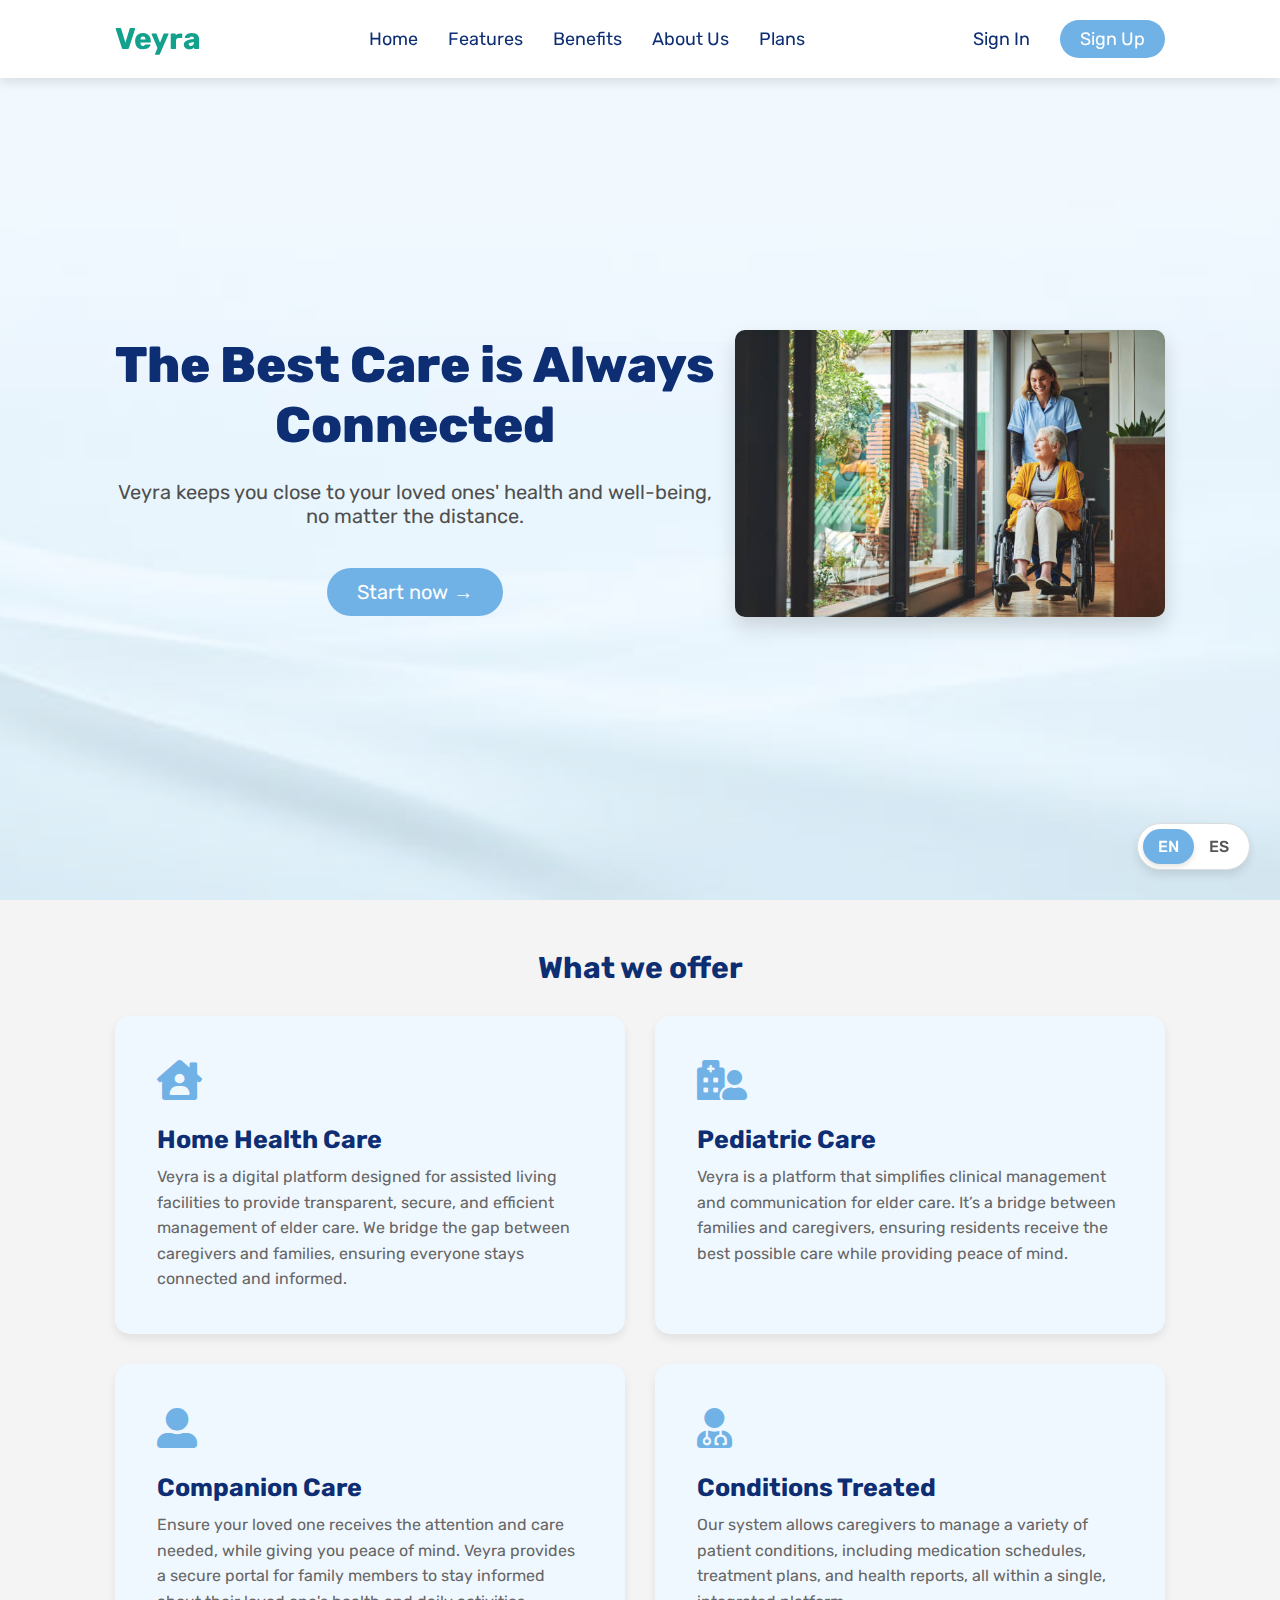
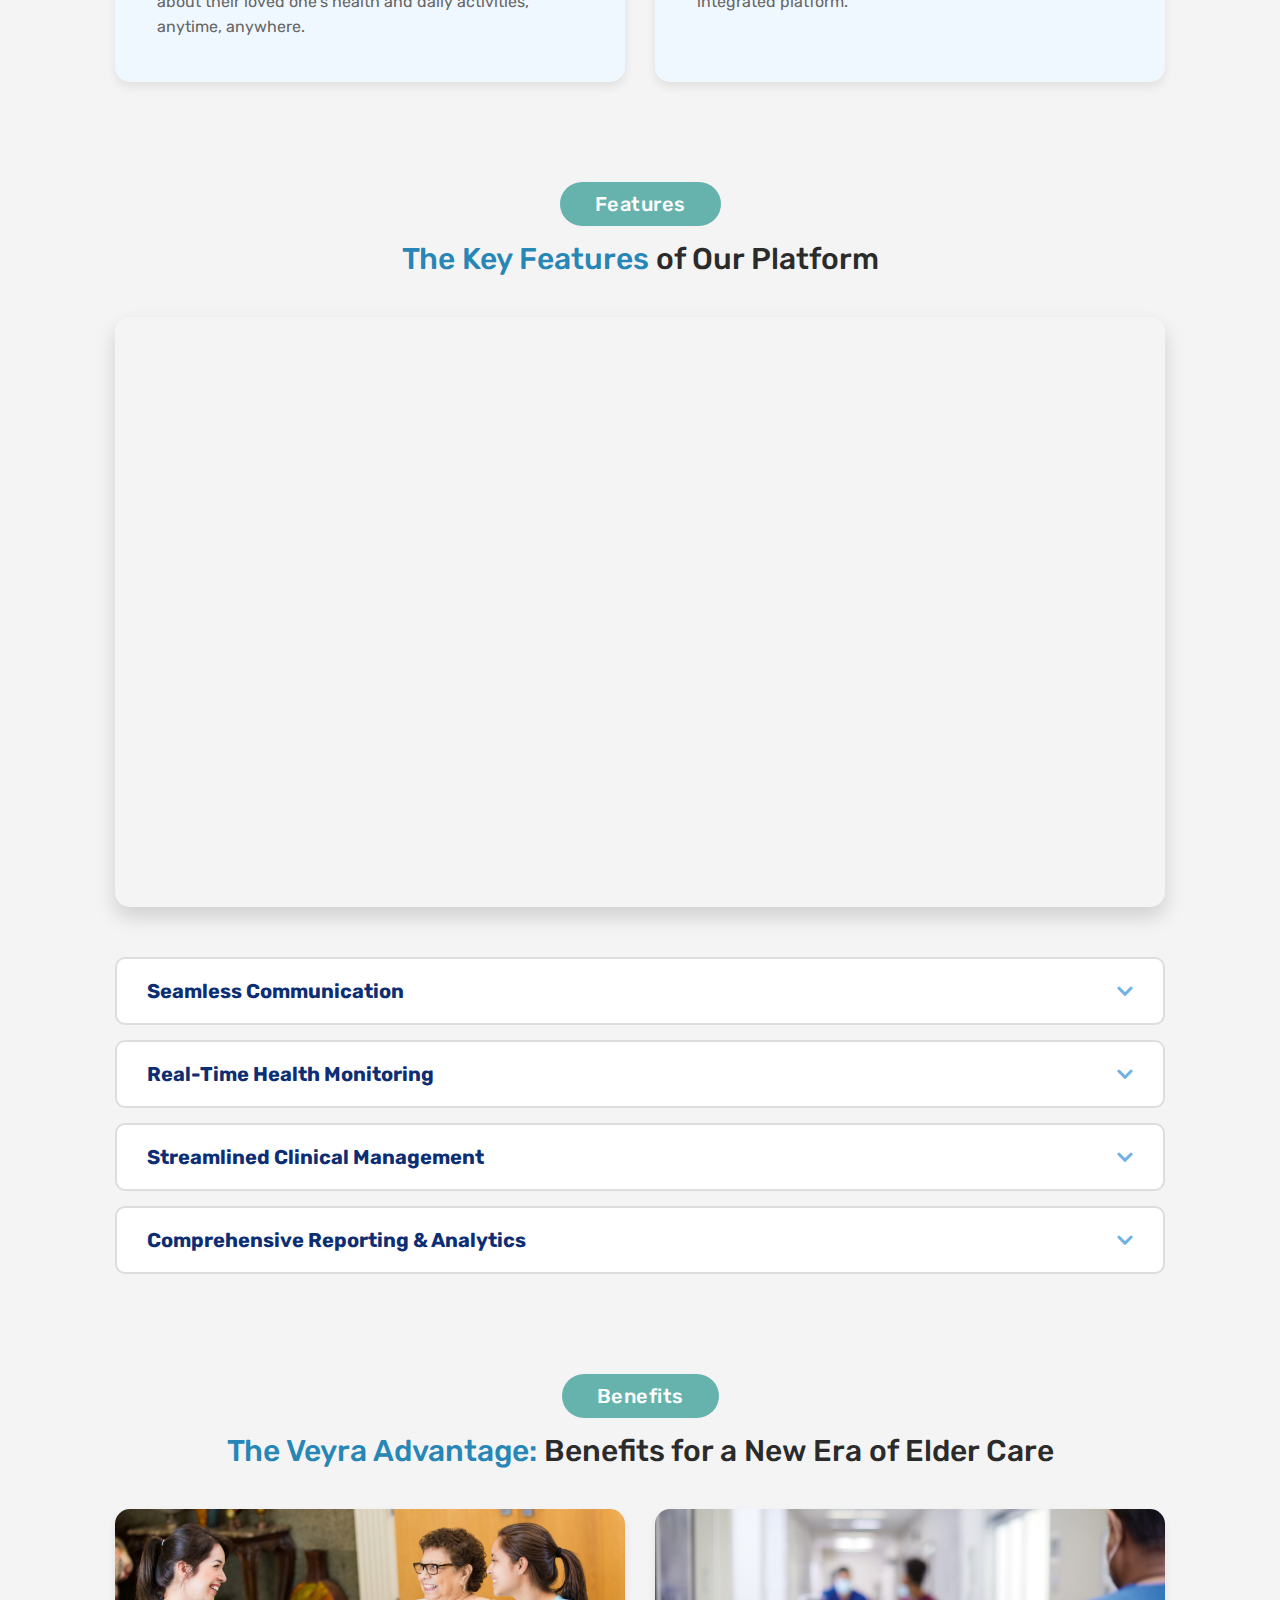
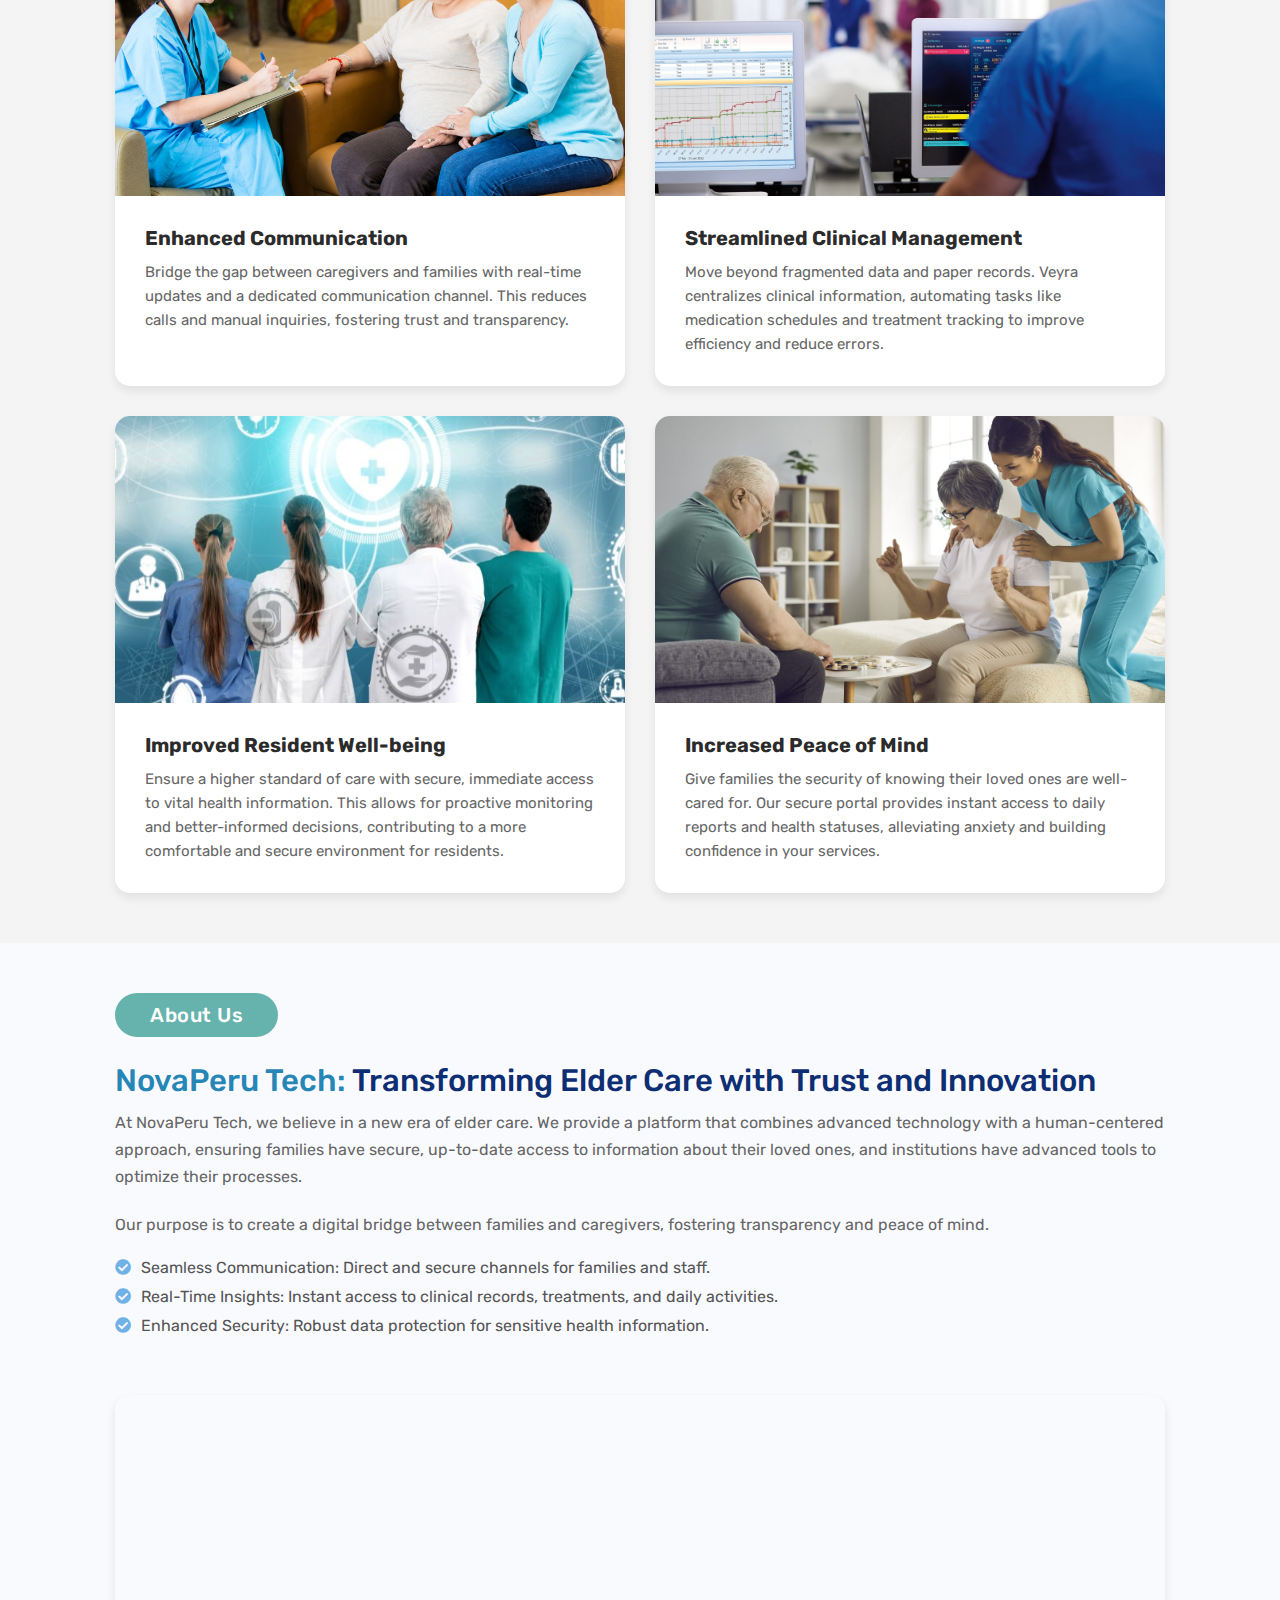
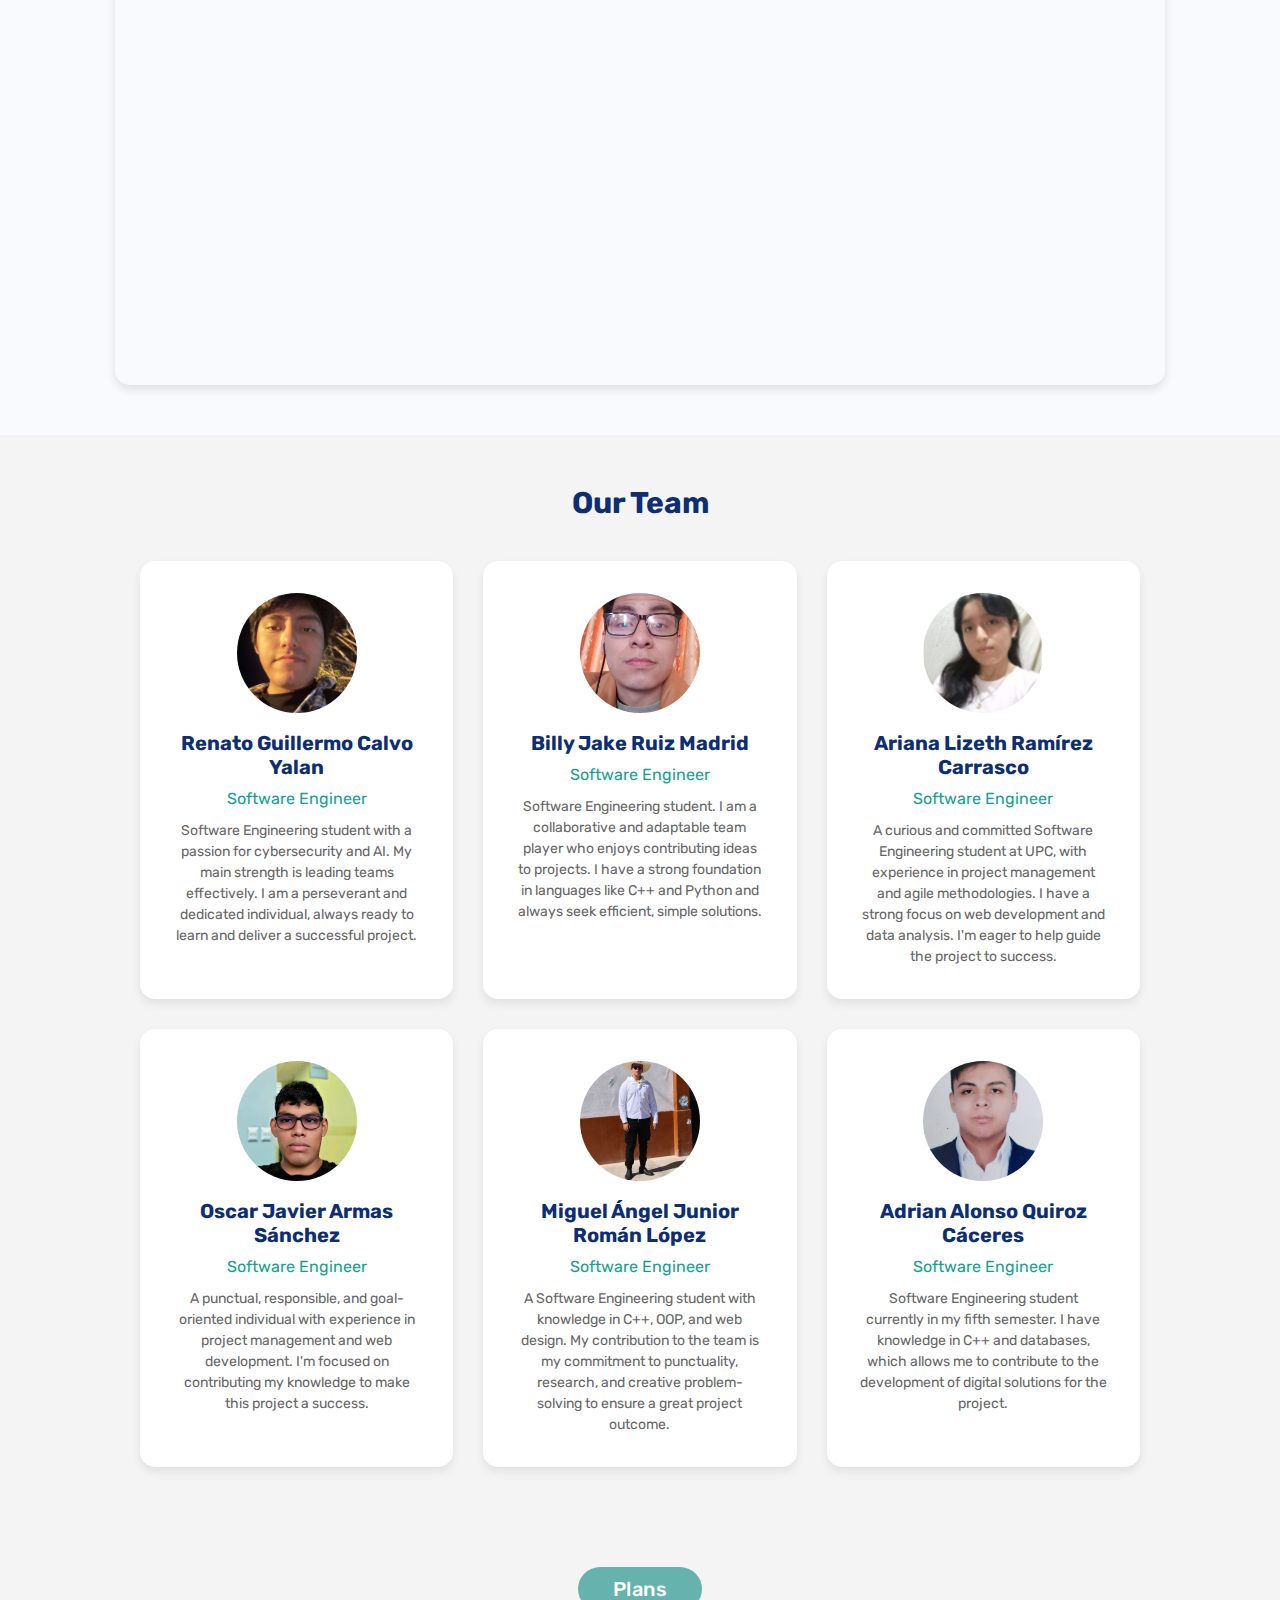
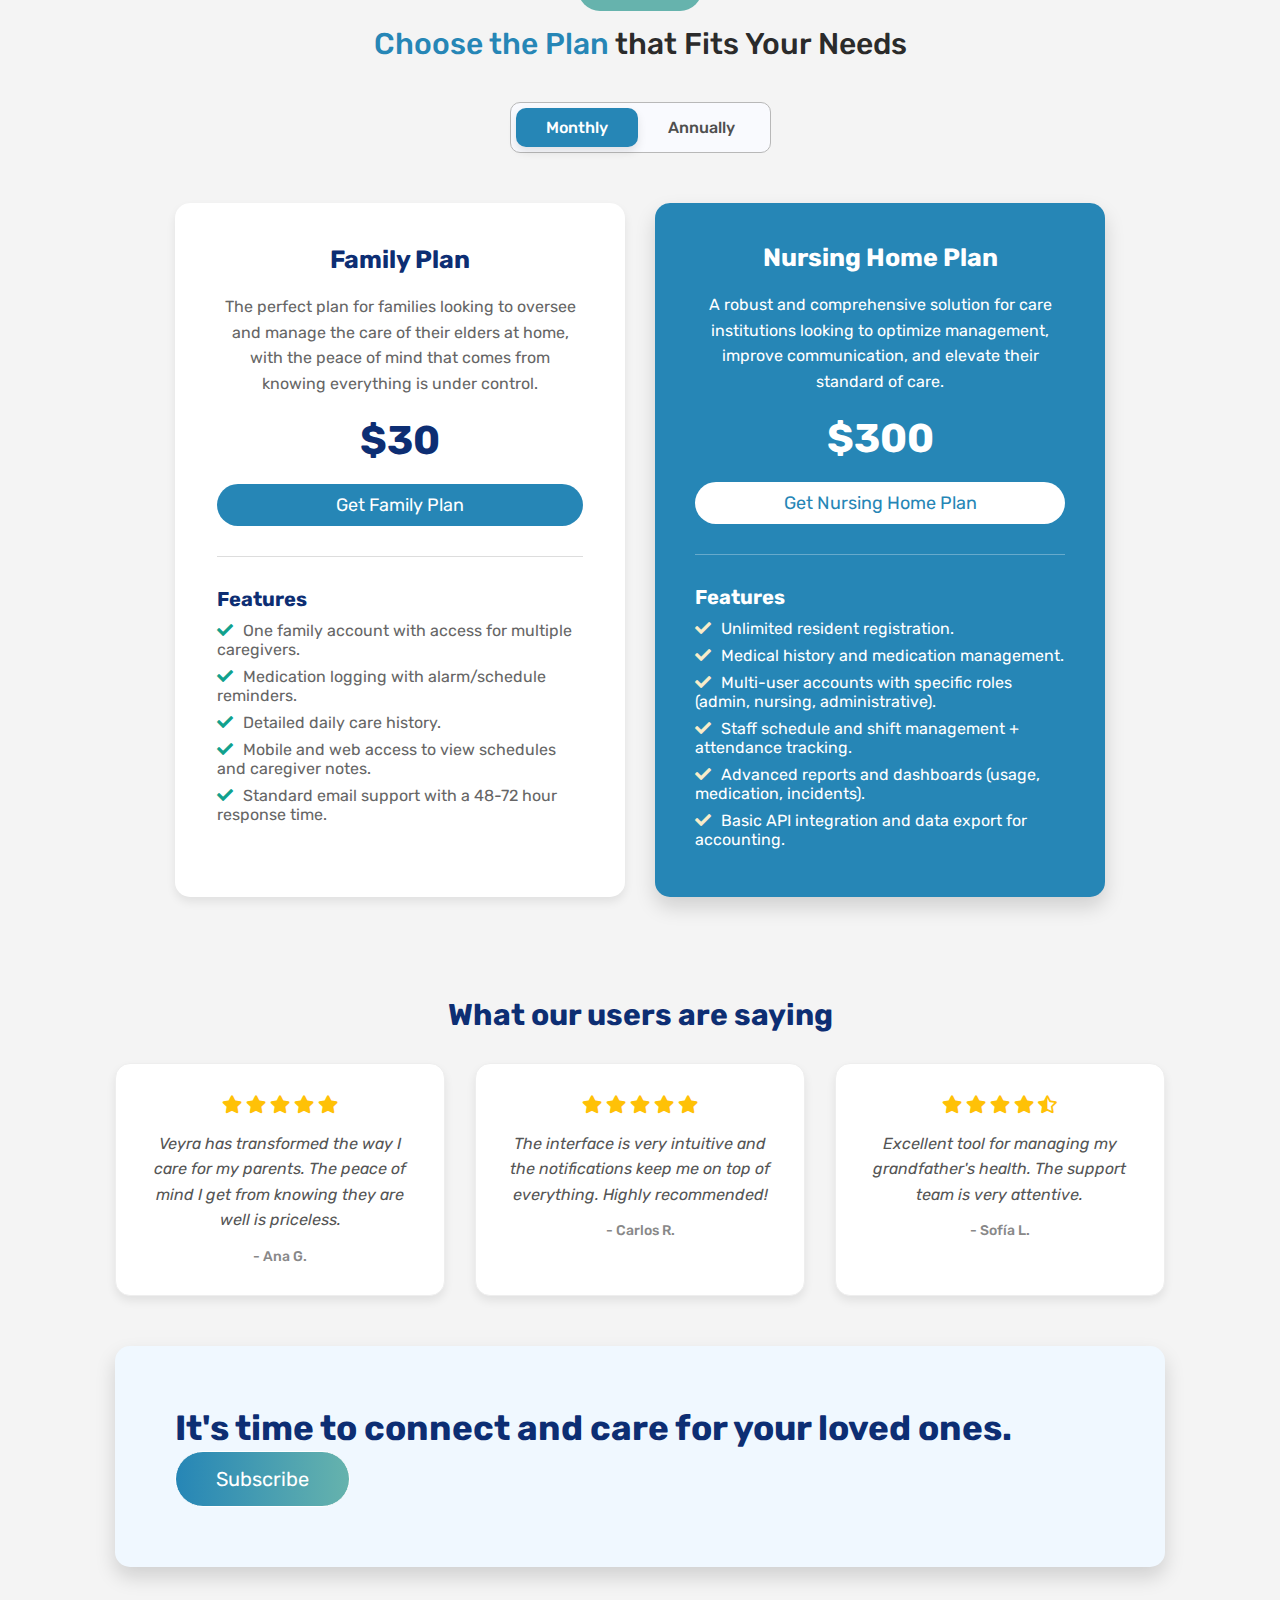
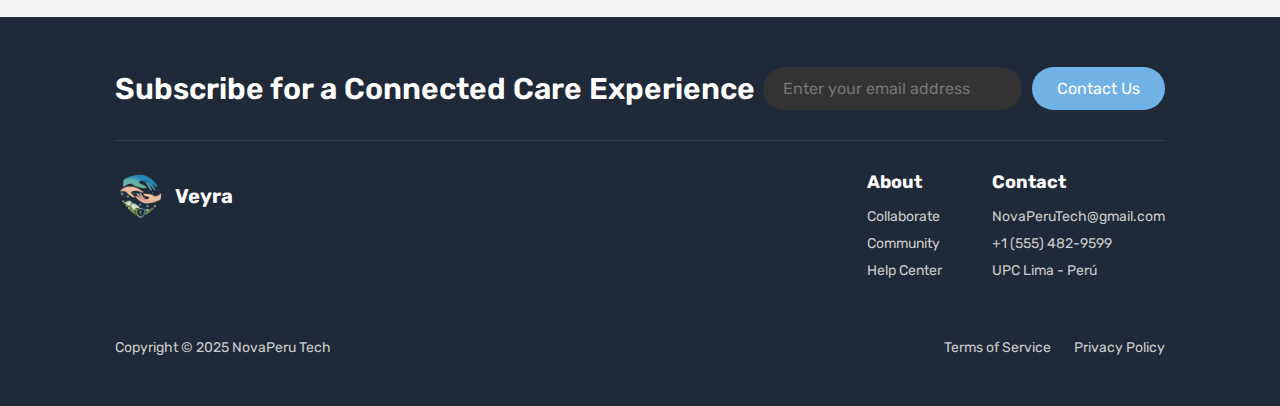
<file: index.html>
<!DOCTYPE html>
<html lang="en">
<head>
    <meta charset="UTF-8" />
    <meta http-equiv="X-UA-Compatible" content="IE=edge" />
    <meta name="viewport" content="width=device-width, initial-scale=1.0" />
    <title>Veyra</title>
    <link rel="stylesheet" href="https://cdnjs.cloudflare.com/ajax/libs/font-awesome/5.15.3/css/all.min.css" />
    <link rel="preconnect" href="https://fonts.googleapis.com">
    <link rel="preconnect" href="https://fonts.gstatic.com" crossorigin>
    <link href="https://fonts.googleapis.com/css2?family=Instrument+Serif:ital@0;1&family=Jost:ital,wght@0,100..900;1,100..900&family=Konkhmer+Sleokchher&family=Lexend&family=Manrope:wght@200..800&family=Rubik:ital,wght@0,300..900;1,300..900&display=swap" rel="stylesheet">
    <link rel="stylesheet" href="public/assets/styles/style.css" />
</head>
<body>
<!-- Hero Section -->
<header class="header">
    <a href="#" class="logo">Veyra</a>
    <div class="menu-wrapper">
        <nav class="navbar">
            <a href="#home" data-i18n="nav.home">Home</a>
            <a href="#features" data-i18n="nav.features">Features</a>
            <a href="#benefits" data-i18n="nav.benefits">Benefits</a>
            <a href="#about" data-i18n="nav.about">About Us</a>
            <a href="#plans" data-i18n="nav.plans">Plans</a>
        </nav>
        <div class="buttons">
            <a href="https://brave-river-060406e0f.3.azurestaticapps.net/iam/sign-in" class="btn sign-in" data-i18n="nav.signin">Sign In</a>
            <a href="https://brave-river-060406e0f.3.azurestaticapps.net" class="btn sign-up" data-i18n="nav.signup">Sign Up</a>
        </div>
    </div>
    <div id="menu-btn" class="fas fa-bars"></div>
</header>
<!-- Home Section -->
<section class="home" id="home">
    <div class="hero-content-wrapper">
        <h1 data-i18n="hero.title">The Best Care is Always Connected</h1>
        <p data-i18n="hero.subtitle">Veyra keeps you close to your loved ones' health and well-being, no matter the distance.</p>
        <a href="https://brave-river-060406e0f.3.azurestaticapps.net" class="btn-home" data-i18n="hero.cta">Start now →</a> 
    </div>
    <div class="image-container">
        <div class="home-image">
            <img src="public/assets/images/nurse-pushing-senior-woman-in-wheelchair.jpg" alt="A smiling nurse in blue uniform is gently pushing a happy senior woman in a wheelchair down a bright, sunlit hallway near a large window, suggesting assisted living or home care.">
        </div>
    </div>
</section>
<!-- What we offer Section -->
<section class="what-we-offer"> 
    <h1 class="heading" data-i18n="services.heading">What we offer</h1>
    <div class="container">
        <div class="offer-box">
            <div class="icon-container"><i class="fas fa-house-user"></i></div>
            <h3 data-i18n="services.card1.title">Home Health Care</h3>
            <p data-i18n="services.card1.text">Veyra is a digital platform designed for assisted living facilities to provide transparent, secure, and efficient management of elder care. We bridge the gap between caregivers and families, ensuring everyone stays connected and informed.</p>
        </div>
        <div class="offer-box">
            <div class="icon-container"><i class="fas fa-hospital-user"></i></div>
            <h3 data-i18n="services.card2.title">Pediatric Care</h3>
            <p data-i18n="services.card2.text">Veyra is a platform that simplifies clinical management and communication for elder care. It’s a bridge between families and caregivers, ensuring residents receive the best possible care while providing peace of mind.</p>
        </div>
        <div class="offer-box">
            <div class="icon-container"><i class="fas fa-user-alt"></i></div>
            <h3 data-i18n="services.card3.title">Companion Care</h3>
            <p data-i18n="services.card3.text">Ensure your loved one receives the attention and care needed, while giving you peace of mind. Veyra provides a secure portal for family members to stay informed about their loved one's health and daily activities, anytime, anywhere.</p>
        </div>
        <div class="offer-box">
            <div class="icon-container"><i class="fas fa-user-md"></i></div>
            <h3 data-i18n="services.card4.title">Conditions Treated</h3>
            <p data-i18n="services.card4.text">Our system allows caregivers to manage a variety of patient conditions, including medication schedules, treatment plans, and health reports, all within a single, integrated platform.</p>
        </div>
    </div>
</section>
<!-- Features Section -->
<section class="features-accordion" id="features">
    <span class="section-button-title" data-i18n="features.button">Features</span>
    <h2 class="section-heading-split">
        <span class="highlight-blue" data-i18n="features.heading1">The Key Features</span> <span data-i18n="features.heading2">of Our Platform</span>
    </h2>
    <div class="features-container-split">
        <div class="video-container-split">
            <iframe src="https://www.youtube.com/embed/DCPqVW0C2Po" title="Veyra Features Video" frameborder="0" allowfullscreen></iframe>
        </div>
        <div class="accordion-container">
            <div class="accordion-item">
                <div class="accordion-title">
                    <h4 data-i18n="features.accordion1.title">Seamless Communication</h4>
                    <i class="fas fa-chevron-down"></i>
                </div>
                <div class="accordion-content">
                    <p data-i18n="features.accordion1.text">Bridge the gap between caregivers and families with real-time updates and a dedicated communication channel. This reduces calls and manual inquiries, fostering trust and transparency.</p>
                </div>
            </div>
            <div class="accordion-item">
                <div class="accordion-title">
                    <h4 data-i18n="features.accordion2.title">Real-Time Health Monitoring</h4>
                    <i class="fas fa-chevron-down"></i>
                </div>
                <div class="accordion-content">
                    <p data-i18n="features.accordion2.text">Ensure a higher standard of care with secure, immediate access to vital health information. This allows for proactive monitoring and better-informed decisions, contributing to a more comfortable and secure environment for residents.</p>
                </div>
            </div>
            <div class="accordion-item">
                <div class="accordion-title">
                    <h4 data-i18n="features.accordion3.title">Streamlined Clinical Management</h4>
                    <i class="fas fa-chevron-down"></i>
                </div>
                <div class="accordion-content">
                    <p data-i18n="features.accordion3.text">Move beyond fragmented data and paper records. Veyra centralizes clinical information, automating tasks like medication schedules and treatment tracking to improve efficiency and reduce errors.</p>
                </div>
            </div>
            <div class="accordion-item">
                <div class="accordion-title">
                    <h4 data-i18n="features.accordion4.title">Comprehensive Reporting & Analytics</h4>
                    <i class="fas fa-chevron-down"></i>
                </div>
                <div class="accordion-content">
                    <p data-i18n="features.accordion4.text">Our advanced reporting tools give you deep insights into care quality, staff performance, and resident well-being, helping institutions make data-driven decisions and enhance their services.</p>
                </div>
            </div>
        </div>
    </div>
</section>
<!-- Benefits Section -->
<section class="benefits-section" id="benefits">
    <span class="section-button-title" data-i18n="benefits.button">Benefits</span>
    <h2 class="section-heading-split">
        <span class="highlight-blue" data-i18n="benefits.heading1">The Veyra Advantage:</span> <span data-i18n="benefits.heading2">Benefits for a New Era of Elder Care</span>
    </h2>
    <div class="benefits-grid-image">
        <div class="benefit-card-image">
            <div class="card-image-container">
                <img src="public/assets/images/nurse-consulting-with-senior-woman-and-daughter.jpg" alt="A smiling nurse in blue scrubs is sitting on a sofa and writing on a clipboard while consulting with an older adult woman and a younger female relative, all smiling and engaged in a friendly discussion about care options.">
            </div>
            <div class="card-content">
                <h3 data-i18n="benefits.card1.title">Enhanced Communication</h3>
                <p data-i18n="benefits.card1.text">Bridge the gap between caregivers and families with real-time updates and a dedicated communication channel. This reduces calls and manual inquiries, fostering trust and transparency.</p>
            </div>
        </div>
        <div class="benefit-card-image">
            <div class="card-image-container">
                <img src="public/assets/images/medical-staff-monitoring-patient-data-on-screens.jpg" alt="A view over the shoulder of a male medical worker, wearing scrubs and a mask, looking at two computer screens displaying critical patient data, including vital signs and graph trends, in a busy hospital hallway.">
            </div>
            <div class="card-content">
                <h3 data-i18n="benefits.card2.title">Streamlined Clinical Management</h3>
                <p data-i18n="benefits.card2.text">Move beyond fragmented data and paper records. Veyra centralizes clinical information, automating tasks like medication schedules and treatment tracking to improve efficiency and reduce errors.</p>
            </div>
        </div>
        <div class="benefit-card-image">
            <div class="card-image-container">
                <img src="public/assets/images/healthcare-team-with-digital-medical-overlay.jpg" alt="A team of doctors and nurses standing with their backs to the camera, looking at a complex, blue digital display with interconnecting health and medical icons like a heart, syringe, and ambulance, representing advanced healthcare technology and network.">
            </div>
            <div class="card-content">
                <h3 data-i18n="benefits.card3.title">Improved Resident Well-being</h3>
                <p data-i18n="benefits.card3.text">Ensure a higher standard of care with secure, immediate access to vital health information. This allows for proactive monitoring and better-informed decisions, contributing to a more comfortable and secure environment for residents.</p>
            </div>
        </div>
        <div class="benefit-card-image">
            <div class="card-image-container">
                <img src="public/assets/images/nurse-with-seniors-playing-board-game-at-nursing-home.jpg" alt="A female nurse is cheering on a delighted senior woman who gives a thumbs-up while sitting with an elderly man at a small table, playing a board game in a brightly lit residential care setting.">
            </div>
            <div class="card-content">
                <h3 data-i18n="benefits.card4.title">Increased Peace of Mind</h3>
                <p data-i18n="benefits.card4.text">Give families the security of knowing their loved ones are well-cared for. Our secure portal provides instant access to daily reports and health statuses, alleviating anxiety and building confidence in your services.</p>
            </div>
        </div>
    </div>
</section>
<!-- About Us Section -->
<section class="about-us" id="about">
    <div class="container-about">
        <div class="content-about">
            <span class="section-button-title" data-i18n="about.button">About Us</span>
            <h2 class="section-heading-split">
                <span class="highlight-blue" data-i18n="about.heading1">NovaPeru Tech:</span> <span data-i18n="about.heading2">Transforming Elder Care with Trust and Innovation</span>
            </h2>
            <p data-i18n="about.p1">At NovaPeru Tech, we believe in a new era of elder care. We provide a platform that combines advanced technology with a human-centered approach, ensuring families have secure, up-to-date access to information about their loved ones, and institutions have advanced tools to optimize their processes.</p>
            <p data-i18n="about.p2">Our purpose is to create a digital bridge between families and caregivers, fostering transparency and peace of mind.</p>
            <ul>
                <li><i class="fas fa-check-circle"></i><span data-i18n="about.list1"> Seamless Communication: Direct and secure channels for families and staff.</span></li>
                <li><i class="fas fa-check-circle"></i><span data-i18n="about.list2"> Real-Time Insights: Instant access to clinical records, treatments, and daily activities.</span></li>
                <li><i class="fas fa-check-circle"></i><span data-i18n="about.list3"> Enhanced Security: Robust data protection for sensitive health information.</span></li>
            </ul>
        </div>
        <div class="video-container">
            <iframe src="https://www.youtube.com/embed/-tBBZ8lwbts" title="Veyra About Us Video" frameborder="0" allowfullscreen></iframe>
        </div>
    </div>
</section>
<!-- Our Team Section -->
<section class="our-team">
    <h1 class="heading" data-i18n="team.heading">Our Team</h1>
    <div class="team-grid">
        <div class="team-member">
            <img src="public/assets/images/veyra-team-member-renato-icon.jpeg" alt="Renato Guillermo Calvo Yalan">
            <h3>Renato Guillermo Calvo Yalan</h3>
            <p data-i18n="team.role">Software Engineer</p>
            <span data-i18n="team.member1">Software Engineering student with a passion for cybersecurity and AI. My main strength is leading teams effectively. I am a perseverant and dedicated individual, always ready to learn and deliver a successful project.</span>
        </div>
        <div class="team-member">
            <img src="public/assets/images/veyra-team-member-billy-icon.jpg" alt="Billy Jake Ruiz Madrid">
            <h3>Billy Jake Ruiz Madrid</h3>
            <p data-i18n="team.role">Software Engineer</p>
            <span data-i18n="team.member2">Software Engineering student. I am a collaborative and adaptable team player who enjoys contributing ideas to projects. I have a strong foundation in languages like C++ and Python and always seek efficient, simple solutions.</span>
        </div>
        <div class="team-member">
            <img src="public/assets/images/veyra-team-member-ariana-icon.jpeg" alt="Professional portrait icon of Veyra team member Ariana Lizeth Ramirez Carrasco">
            <h3>Ariana Lizeth Ramírez Carrasco</h3>
            <p data-i18n="team.role">Software Engineer</p>
            <span data-i18n="team.member3">A curious and committed Software Engineering student at UPC, with experience in project management and agile methodologies. I have a strong focus on web development and data analysis. I'm eager to help guide the project to success.</span>
        </div>
        <div class="team-member">
            <img src="public/assets/images/veyra-team-member-oscar-icon.jpg" alt="Professional portrait icon of Veyra team member Oscar Javier Armas Sanchez">
            <h3>Oscar Javier Armas Sánchez</h3>
            <p data-i18n="team.role">Software Engineer</p>
            <span data-i18n="team.member4">A punctual, responsible, and goal-oriented individual with experience in project management and web development. I'm focused on contributing my knowledge to make this project a success.</span>
        </div>
        <div class="team-member">
            <img src="public/assets/images/veyra-team-member-miguel-icon.jpg" alt="Professional portrait icon of Veyra team member Miguel Angel Junior Roman Lopez.">
            <h3>Miguel Ángel Junior Román López</h3>
            <p data-i18n="team.role">Software Engineer</p>
            <span data-i18n="team.member5">A Software Engineering student with knowledge in C++, OOP, and web design. My contribution to the team is my commitment to punctuality, research, and creative problem-solving to ensure a great project outcome.</span>
        </div>
        <div class="team-member">
            <img src="public/assets/images/veyra-team-member-adrian-icon.jpeg" alt="Professional portrait icon of Veyra team member Adrian Alonso Quiroz Cáceres.">
            <h3>Adrian Alonso Quiroz Cáceres</h3>
            <p data-i18n="team.role">Software Engineer</p>
            <span data-i18n="team.member6">Software Engineering student currently in my fifth semester. I have knowledge in C++ and databases, which allows me to contribute to the development of digital solutions for the project.</span>
        </div>
    </div>
</section>
<!-- Plans Section -->
<section class="plans" id="plans">
    <span class="section-button-title" data-i18n="plans.button">Plans</span>
    <h2 class="section-heading-split">
        <span class="highlight-blue" data-i18n="plans.heading1">Choose the Plan</span> <span data-i18n="plans.heading2">that Fits Your Needs</span>
    </h2>

    <div class="plan-toggle">
        <button class="toggle-btn active" data-plan="monthly" data-i18n="plans.monthly">Monthly</button>
        <button class="toggle-btn" data-plan="annually" data-i18n="plans.annually">Annually</button>
    </div>
    <div class="plans-container">
        <div class="plan-card" data-plan-type="family">
            <h3 data-i18n="plans.family.title">Family Plan</h3>
            <p class="plan-description" data-i18n="plans.family.description">The perfect plan for families looking to oversee and manage the care of their elders at home, with the peace of mind that comes from knowing everything is under control.</p>
            <div class="price">
                <p class="monthly-price" data-i18n="plans.family.price.monthly">$30 <span data-i18n="plans.family.price.monthly_unit">/Per month</span></p>
                <p class="annually-price" style="display: none;" data-i18n="plans.family.price.annually">$300 <span data-i18n="plans.family.price.annually_unit">/Per year</span></p>
            </div>
            <p class="annual-save" style="display: none;" data-i18n="plans.save">Save 15% annually</p>
            <button class="btn" data-i18n="plans.family.cta">Get Family Plan</button>
            <hr class="plan-divider">
            <div class="features">
                <h4 data-i18n="plans.features_heading">Features</h4>
                <ul>
                    <li><i class="fas fa-check"></i><span data-i18n="plans.family.feature1"> One family account with access for multiple caregivers.</span></li>
                    <li><i class="fas fa-check"></i><span data-i18n="plans.family.feature2"> Medication logging with alarm/schedule reminders.</span></li>
                    <li><i class="fas fa-check"></i><span data-i18n="plans.family.feature3"> Detailed daily care history.</span></li>
                    <li><i class="fas fa-check"></i><span data-i18n="plans.family.feature4"> Mobile and web access to view schedules and caregiver notes.</span></li>
                    <li><i class="fas fa-check"></i><span data-i18n="plans.family.feature5"> Standard email support with a 48-72 hour response time.</span></li>
                </ul>
            </div>
        </div>

        <div class="plan-card highlight-card" data-plan-type="nursing">
            <h3 data-i18n="plans.nursing.title">Nursing Home Plan</h3>
            <p class="plan-description" data-i18n="plans.nursing.description">A robust and comprehensive solution for care institutions looking to optimize management, improve communication, and elevate their standard of care.</p>
            <div class="price">
                <p class="monthly-price" data-i18n="plans.nursing.price.monthly">$300 <span data-i18n="plans.nursing.price.monthly_unit">/Per month</span></p>
                <p class="annually-price" style="display: none;" data-i18n="plans.nursing.price.annually">$3000 <span data-i18n="plans.nursing.price.annually_unit">/Per year</span></p>
            </div>
            <p class="annual-save" style="display: none;" data-i18n="plans.save">Save 15% annually</p>
            <button class="btn" data-i18n="plans.nursing.cta">Get Nursing Home Plan</button>
            <hr class="plan-divider">
            <div class="features">
                <h4 data-i18n="plans.features_heading">Features</h4>
                <ul>
                    <li><i class="fas fa-check"></i><span data-i18n="plans.nursing.feature1"> Unlimited resident registration.</span></li>
                    <li><i class="fas fa-check"></i><span data-i18n="plans.nursing.feature2"> Medical history and medication management.</span></li>
                    <li><i class="fas fa-check"></i><span data-i18n="plans.nursing.feature3"> Multi-user accounts with specific roles (admin, nursing, administrative).</span></li>
                    <li><i class="fas fa-check"></i><span data-i18n="plans.nursing.feature4"> Staff schedule and shift management + attendance tracking.</span></li>
                    <li><i class="fas fa-check"></i><span data-i18n="plans.nursing.feature5"> Advanced reports and dashboards (usage, medication, incidents).</span></li>
                    <li><i class="fas fa-check"></i><span data-i18n="plans.nursing.feature6"> Basic API integration and data export for accounting.</span></li>
                </ul>
            </div>
        </div>
    </div>
</section>
<!-- Testimonials and CTA Section -->
<section class="testimonials-cta">
    <div class="container-reviews">
        <h3 class="reviews-heading" data-i18n="testimonials.heading">What our users are saying</h3>
        <div class="review-grid">
            <div class="review-card">
                <div class="review-stars">
                    <i class="fas fa-star"></i>
                    <i class="fas fa-star"></i>
                    <i class="fas fa-star"></i>
                    <i class="fas fa-star"></i>
                    <i class="fas fa-star"></i>
                </div>
                <p class="review-text" data-i18n="testimonials.review1">"Veyra has transformed the way I care for my parents. The peace of mind I get from knowing they are well is priceless."</p>
                <p class="reviewer-name">- Ana G.</p>
            </div>
            <div class="review-card">
                <div class="review-stars">
                    <i class="fas fa-star"></i>
                    <i class="fas fa-star"></i>
                    <i class="fas fa-star"></i>
                    <i class="fas fa-star"></i>
                    <i class="fas fa-star"></i>
                </div>
                <p class="review-text" data-i18n="testimonials.review2">"The interface is very intuitive and the notifications keep me on top of everything. Highly recommended!"</p>
                <p class="reviewer-name">- Carlos R.</p>
            </div>
            <div class="review-card">
                <div class="review-stars">
                    <i class="fas fa-star"></i>
                    <i class="fas fa-star"></i>
                    <i class="fas fa-star"></i>
                    <i class="fas fa-star"></i>
                    <i class="fas fa-star-half-alt"></i>
                </div>
                <p class="review-text" data-i18n="testimonials.review3">"Excellent tool for managing my grandfather's health. The support team is very attentive."</p>
                <p class="reviewer-name">- Sofía L.</p>
            </div>
        </div>
    </div>

    <div class="container-cta">
        <div class="cta-content">
            <h2 class="cta-heading" data-i18n="cta.heading">It's time to connect and care for your loved ones.</h2>
            <a href="#" class="btn subscribe-btn" data-i18n="cta.button">Subscribe</a>
        </div>
    </div>
</section>
<!-- Footer Section -->
<footer class="footer">
    <div class="top-footer">
        <div class="subscribe-text">
            <h2 data-i18n="footer.subscribe.heading">Subscribe for a Connected Care Experience</h2>
        </div>
        <div class="subscribe-form">
            <input type="email" data-i18n-placeholder="footer.subscribe.placeholder" placeholder="Enter your email address">
            <button class="btn subscribe-btn" data-i18n="footer.subscribe.button">Contact Us</button>
        </div>
    </div>
    <div class="bottom-footer">
        <div class="footer-logo">
            <img src="public/assets/images/the-logo-of-veyra.png" alt="The official logo of Veyra.">
            <p>Veyra</p>
        </div>
        <div class="footer-links">
            <div class="column">
                <h4 data-i18n="footer.links1.heading">About</h4>
                <a href="#" data-i18n="footer.links1.link1">Collaborate</a>
                <a href="#" data-i18n="footer.links1.link2">Community</a>
                <a href="#" data-i18n="footer.links1.link3">Help Center</a>
            </div>
            <div class="column">
                <h4 data-i18n="footer.links2.heading">Contact</h4>
                <a href="mailto:NovaPeruTech@gmail.com">NovaPeruTech@gmail.com</a>
                <p data-i18n="footer.links2.phone">+1 (555) 482-9599</p>
                <p data-i18n="footer.links2.location">UPC Lima - Perú</p>
            </div>
        </div>
    </div>
    <div class="copyright">
        <p data-i18n="footer.copyright">Copyright © 2025 NovaPeru Tech</p>
        <div class="legal-links">
            <a href="public/sections/tos.html" data-i18n="footer.legal.terms" target="_blank">Terms of Service</a>
            <a href="public/sections/policies.html" data-i18n="footer.legal.privacy" target="_blank">Privacy Policy</a>
        </div>
    </div>
</footer>

<div class="language-switcher-container">
    <div id="language-switcher">
        <button class="lang-btn active" data-lang="en">EN</button>
        <button class="lang-btn" data-lang="es">ES</button>
    </div>
</div>
<!-- JavaScript Dependencies -->
<script src="public/assets/scripts/translations/en.js"></script>
<script src="public/assets/scripts/translations/es.js"></script>
<script src="public/assets/scripts/main.js"></script>

</body>
</html>
</file>
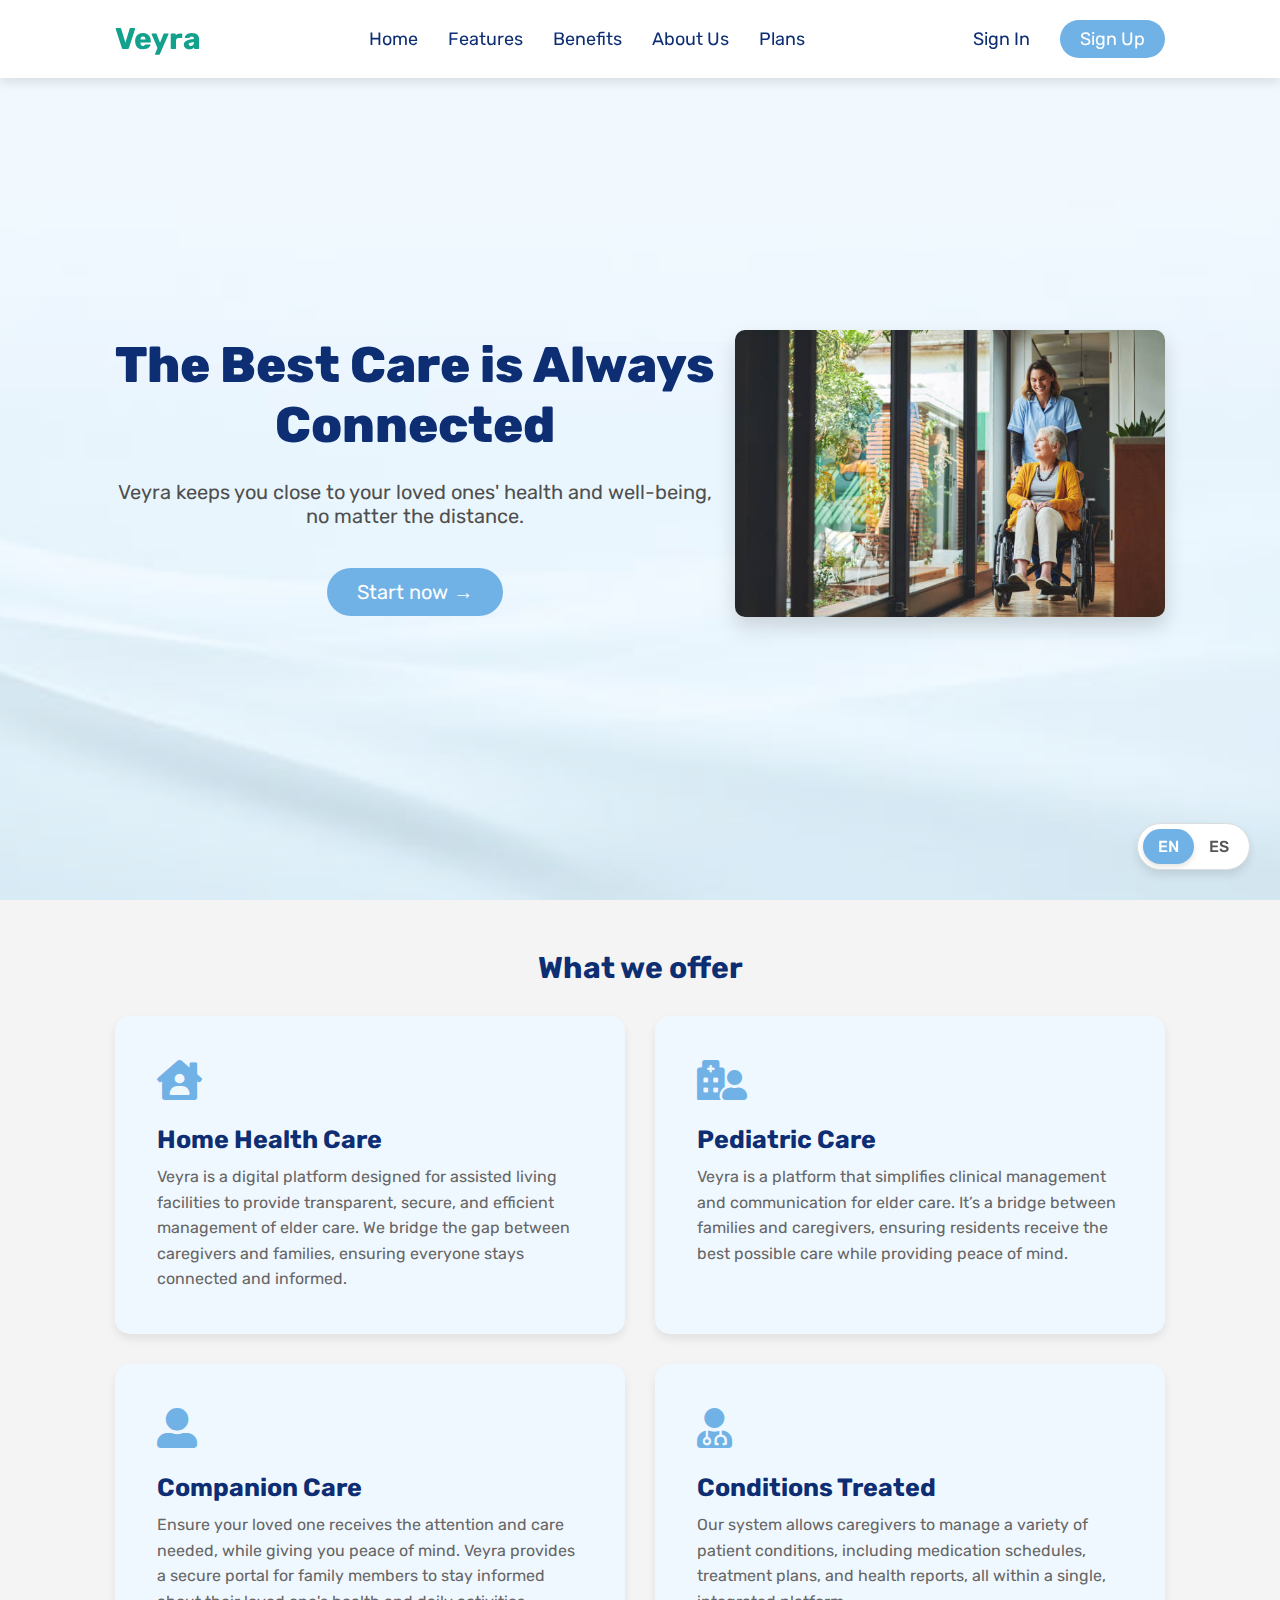
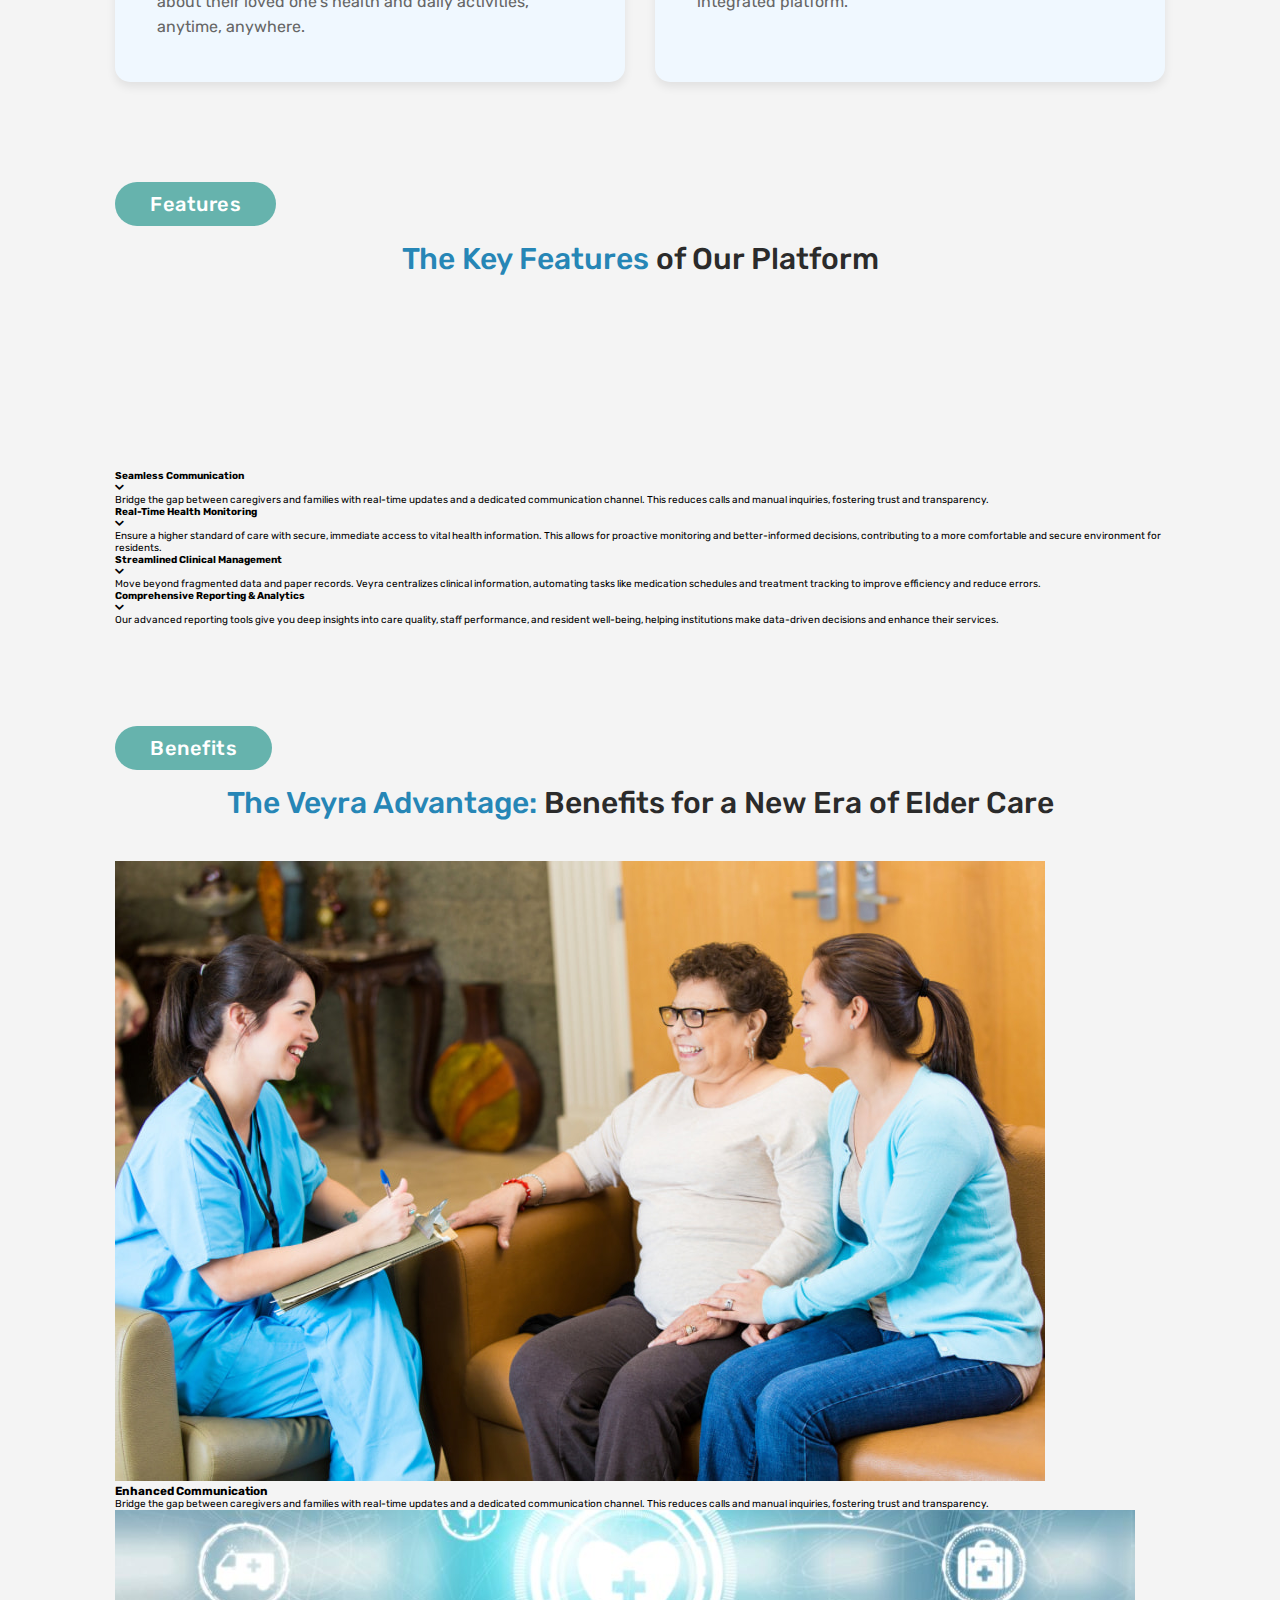
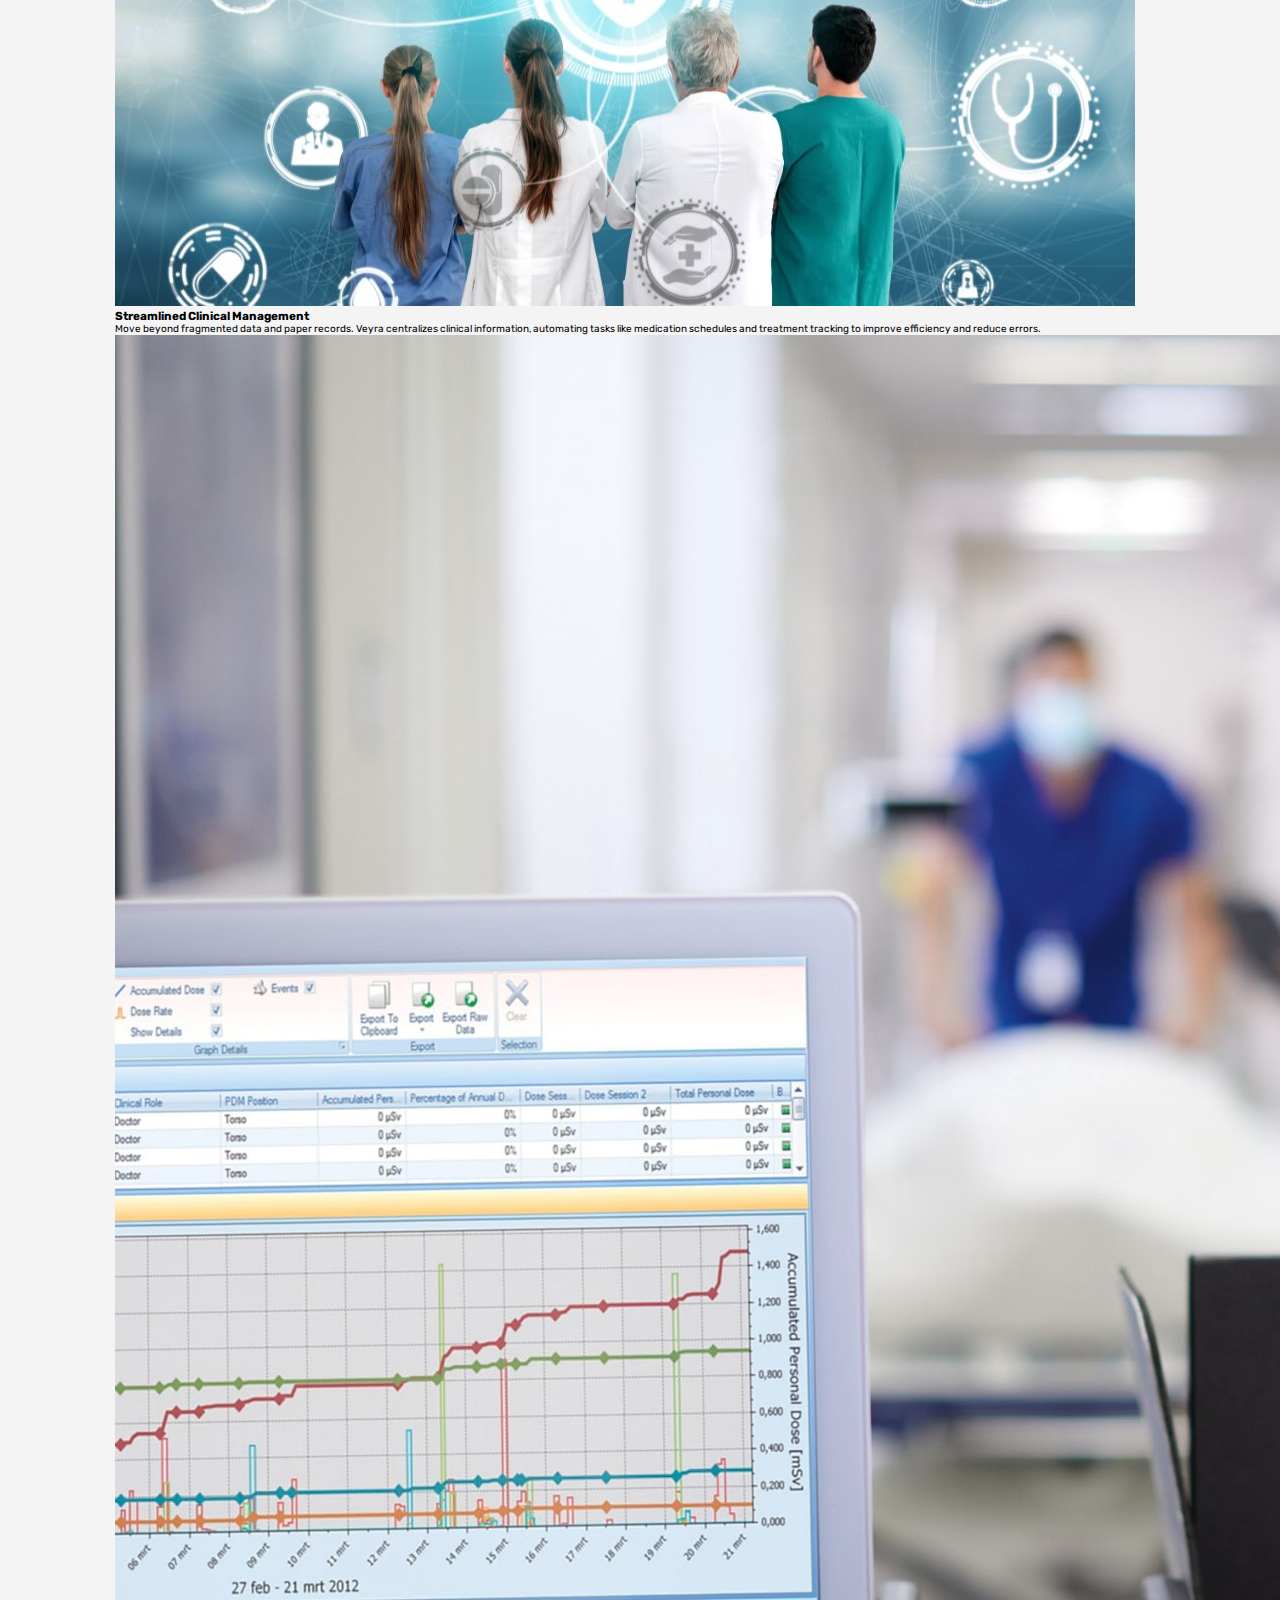
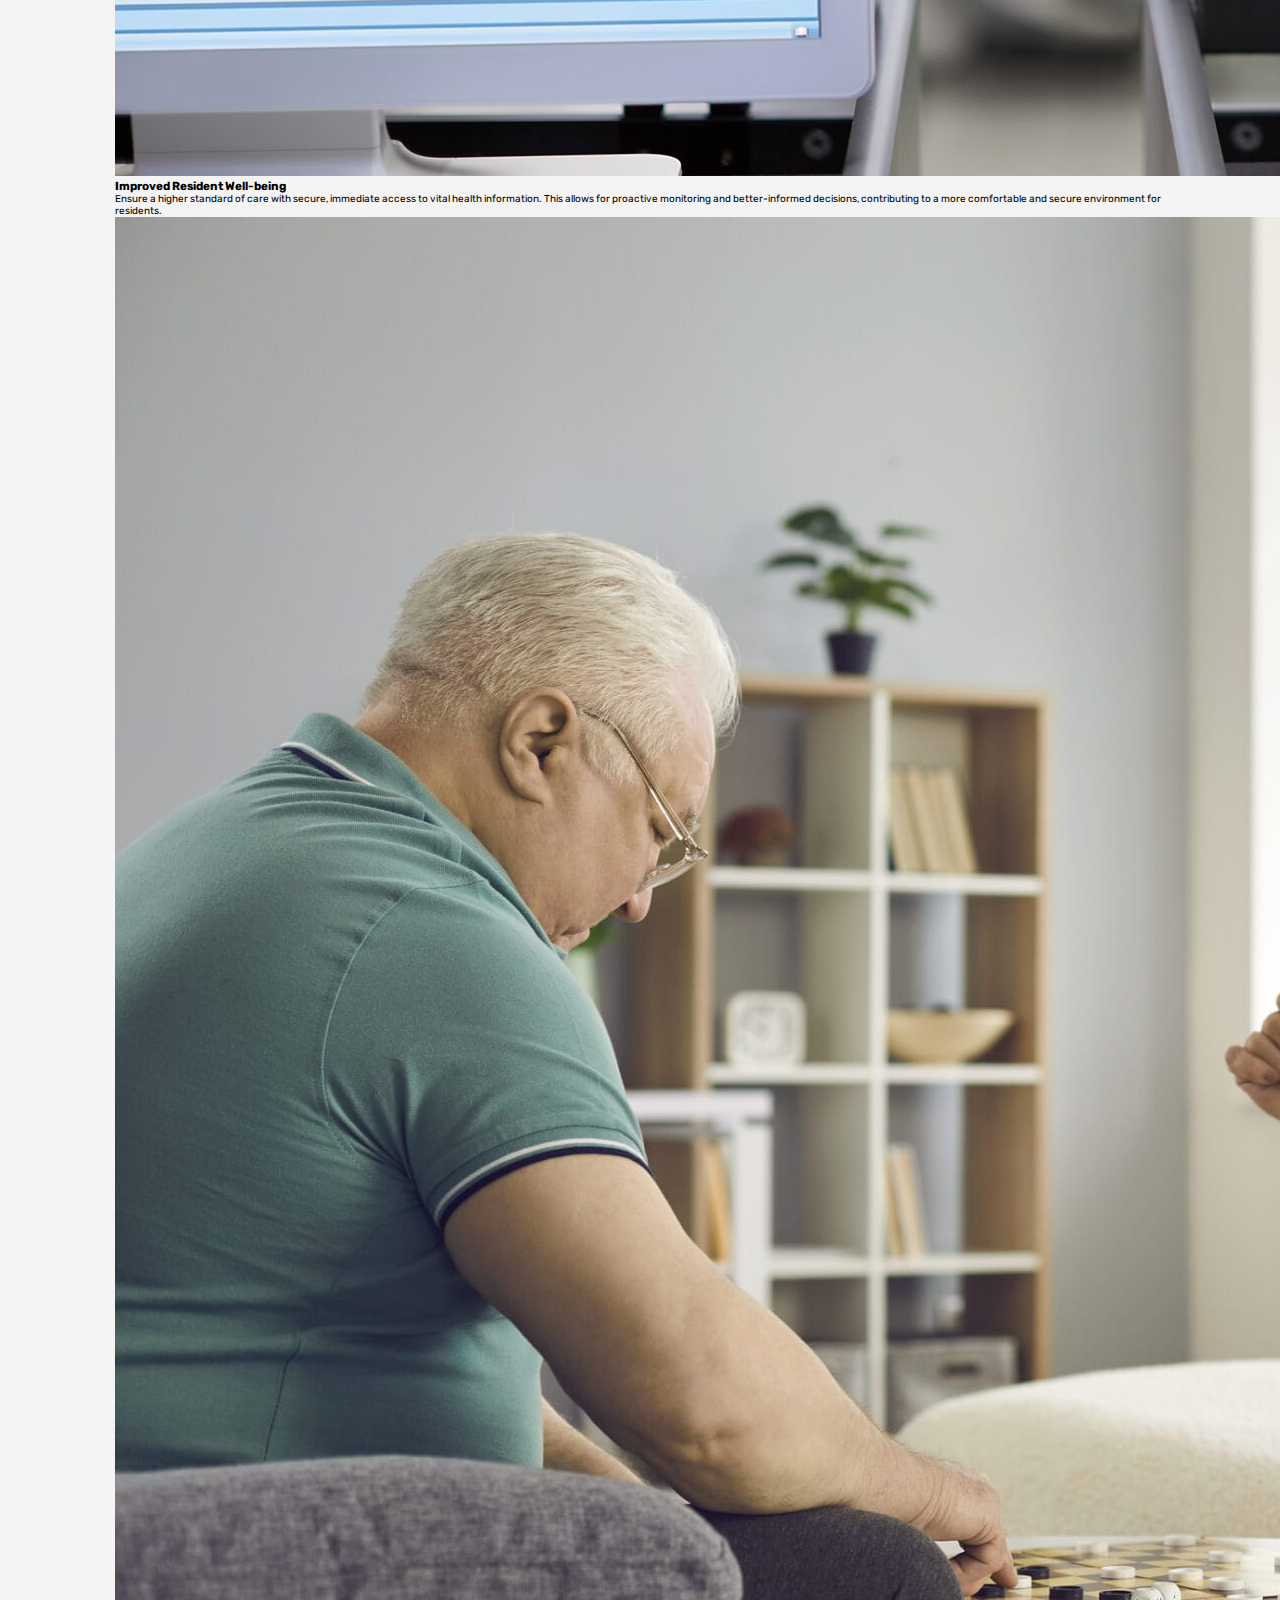
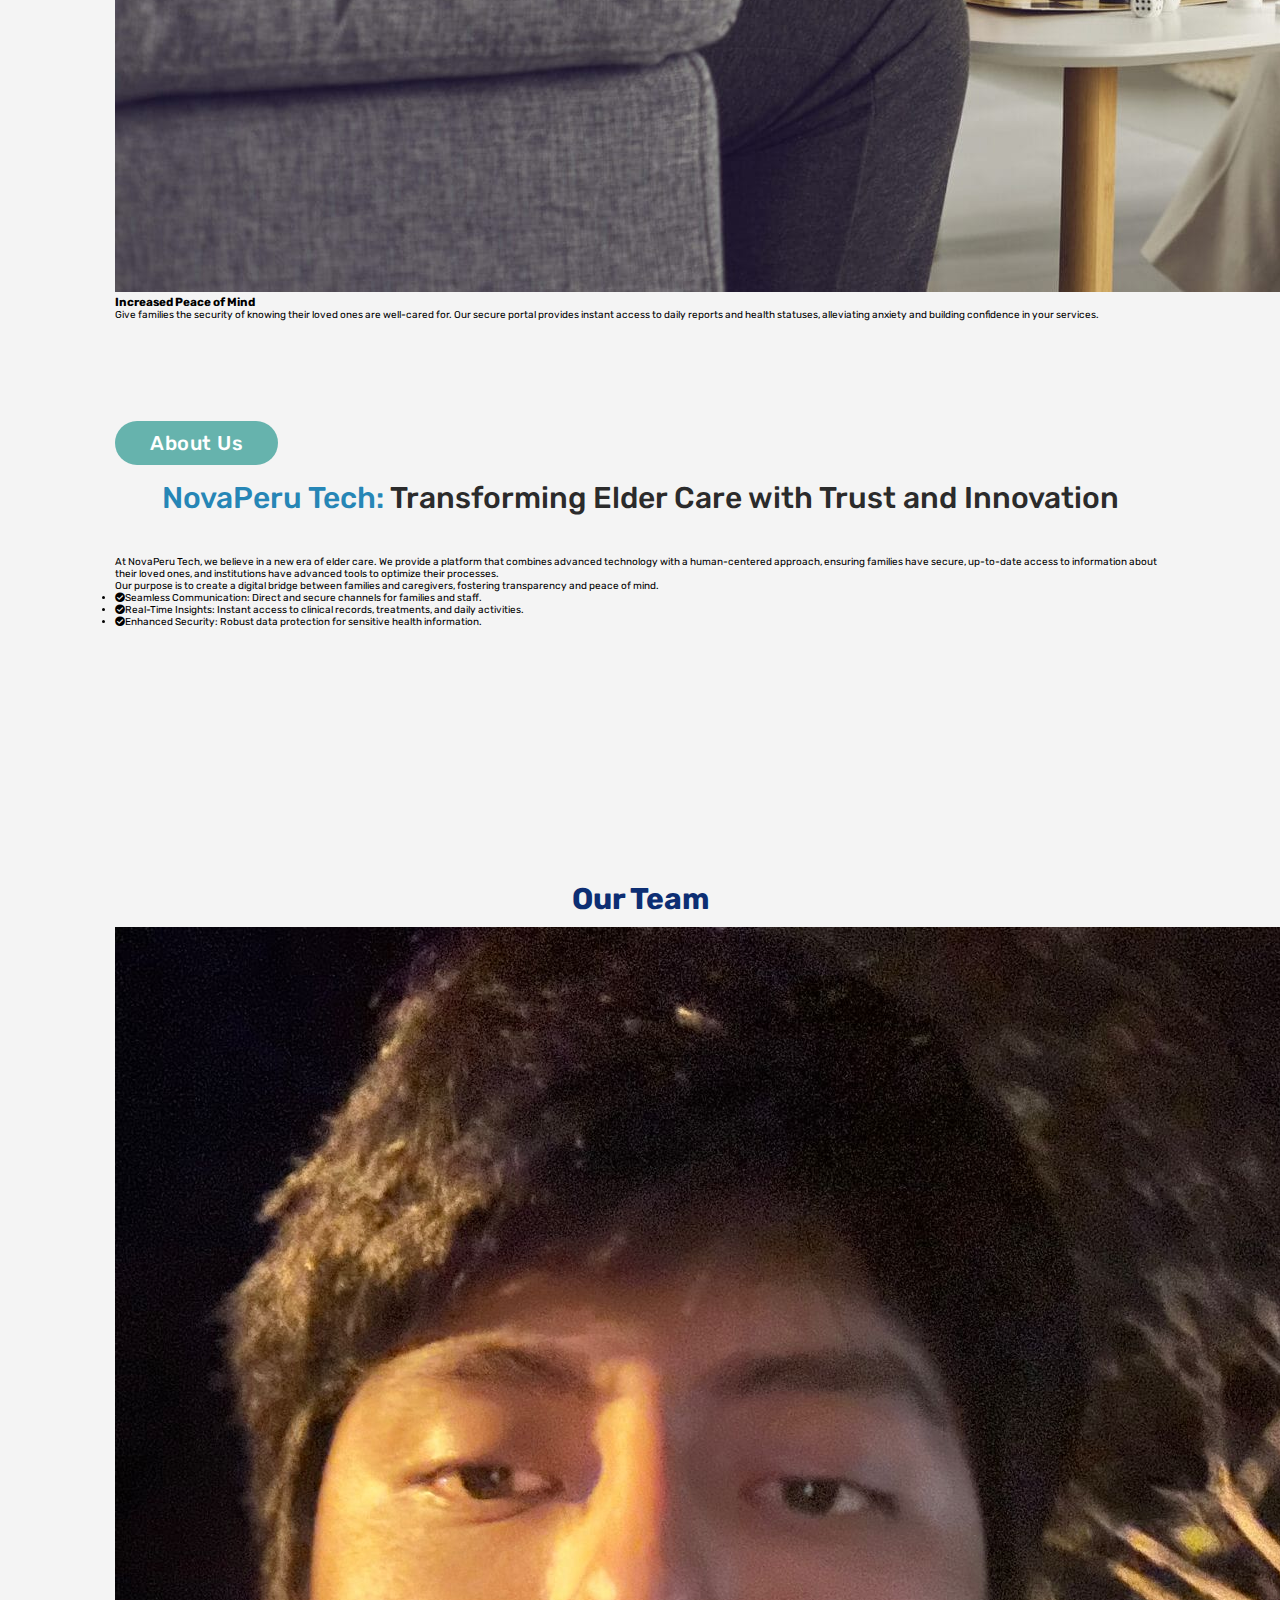
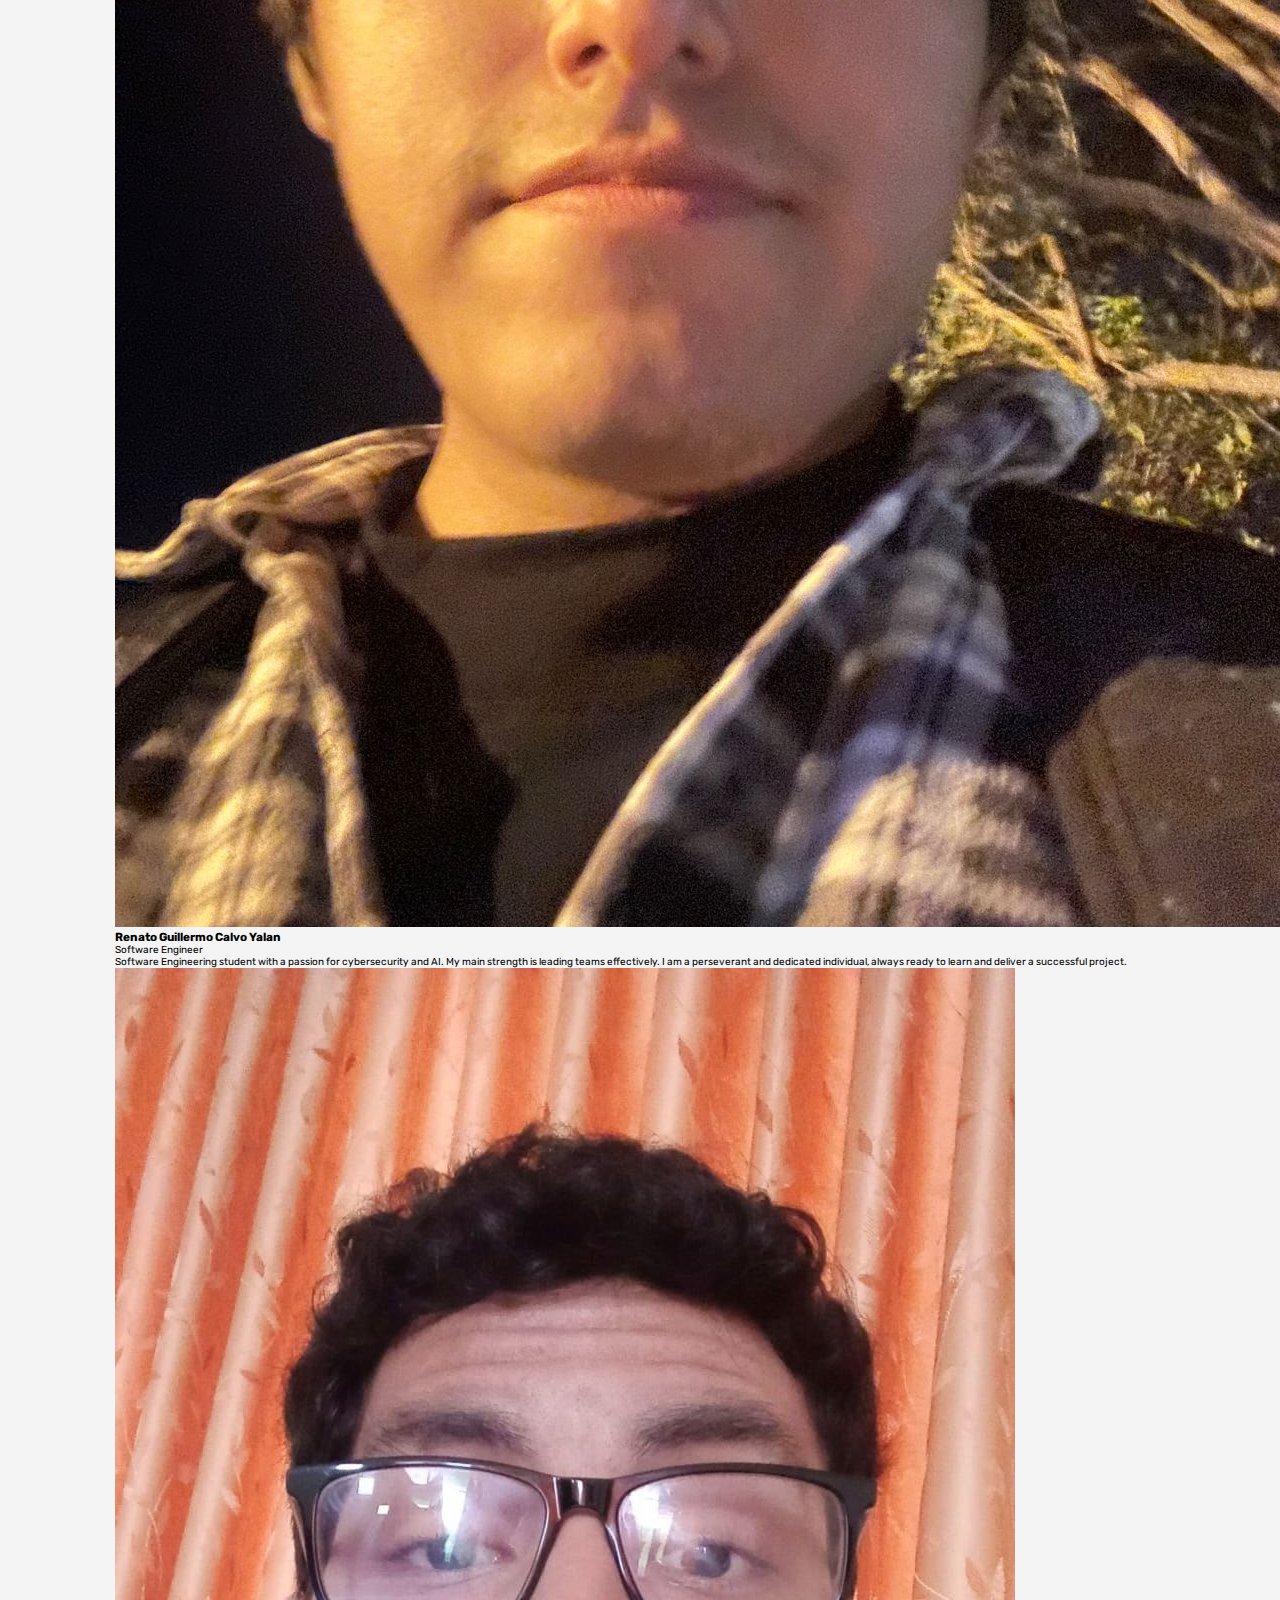
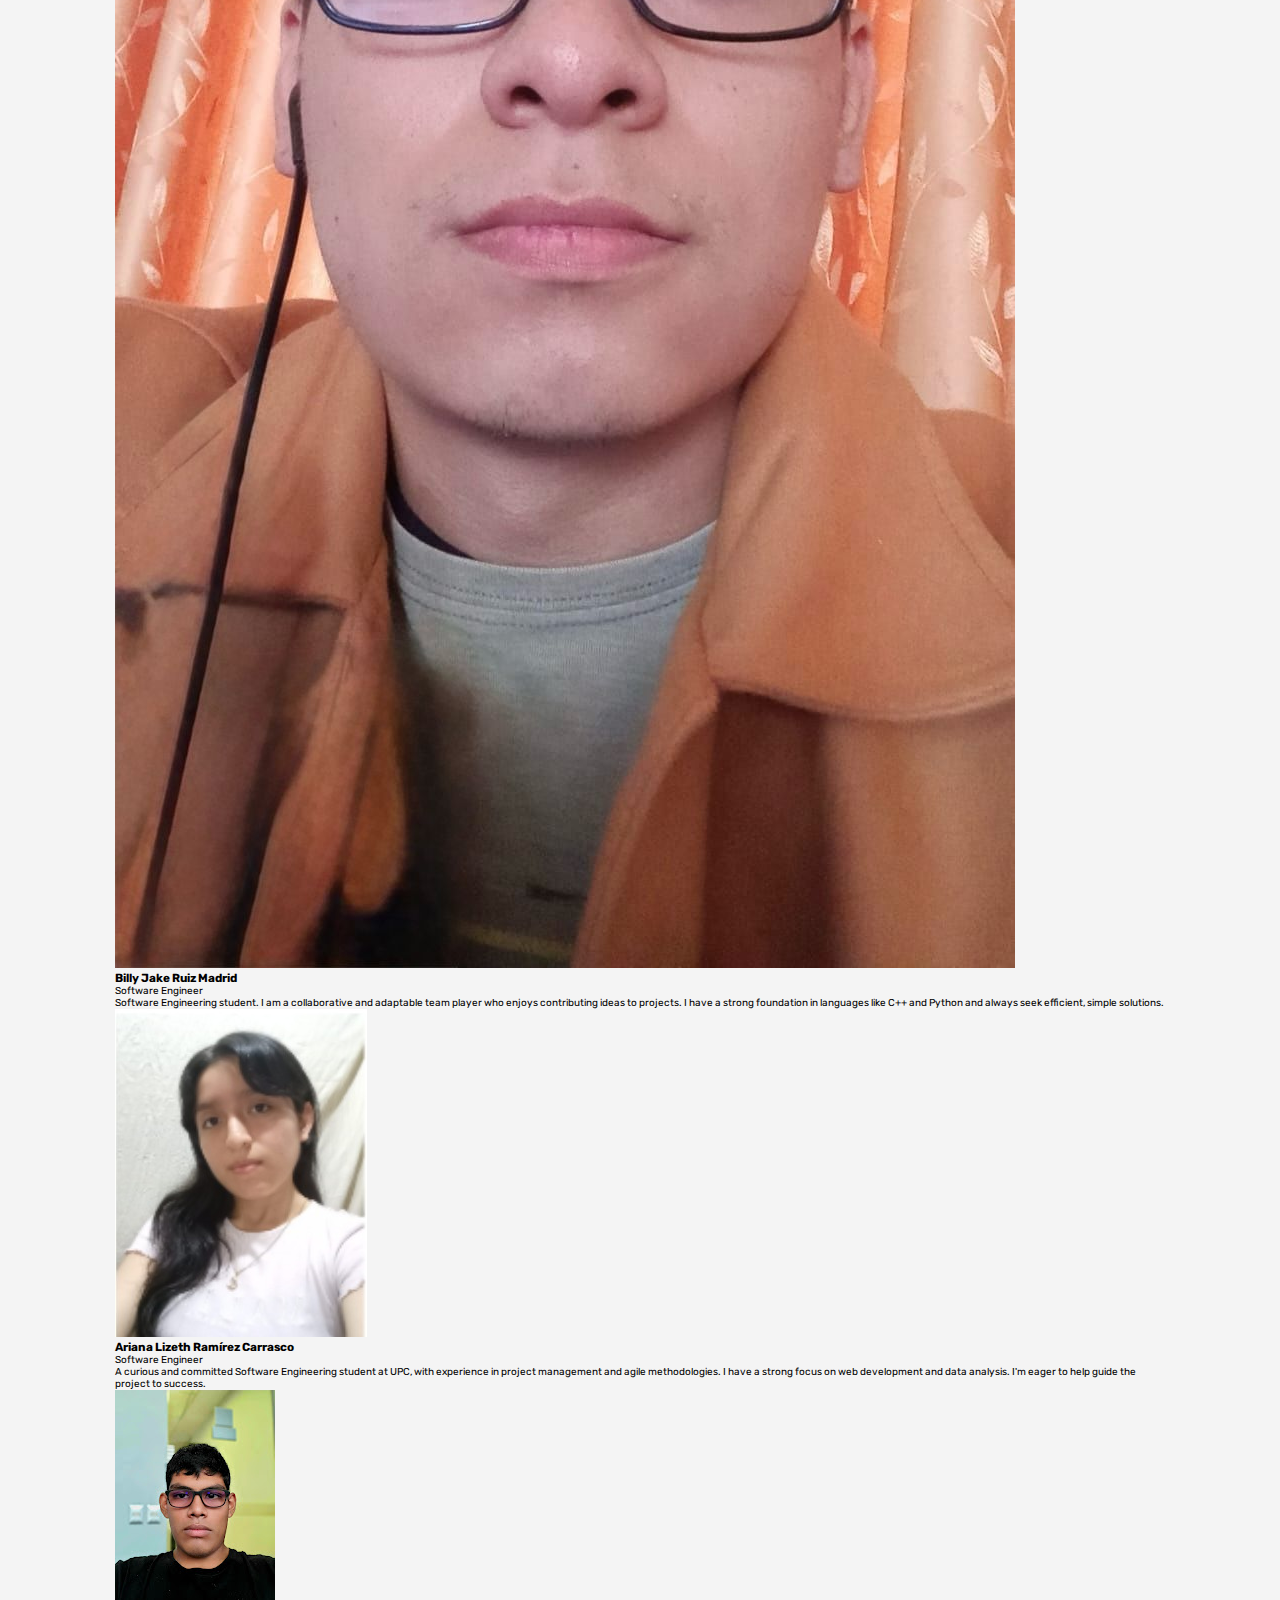
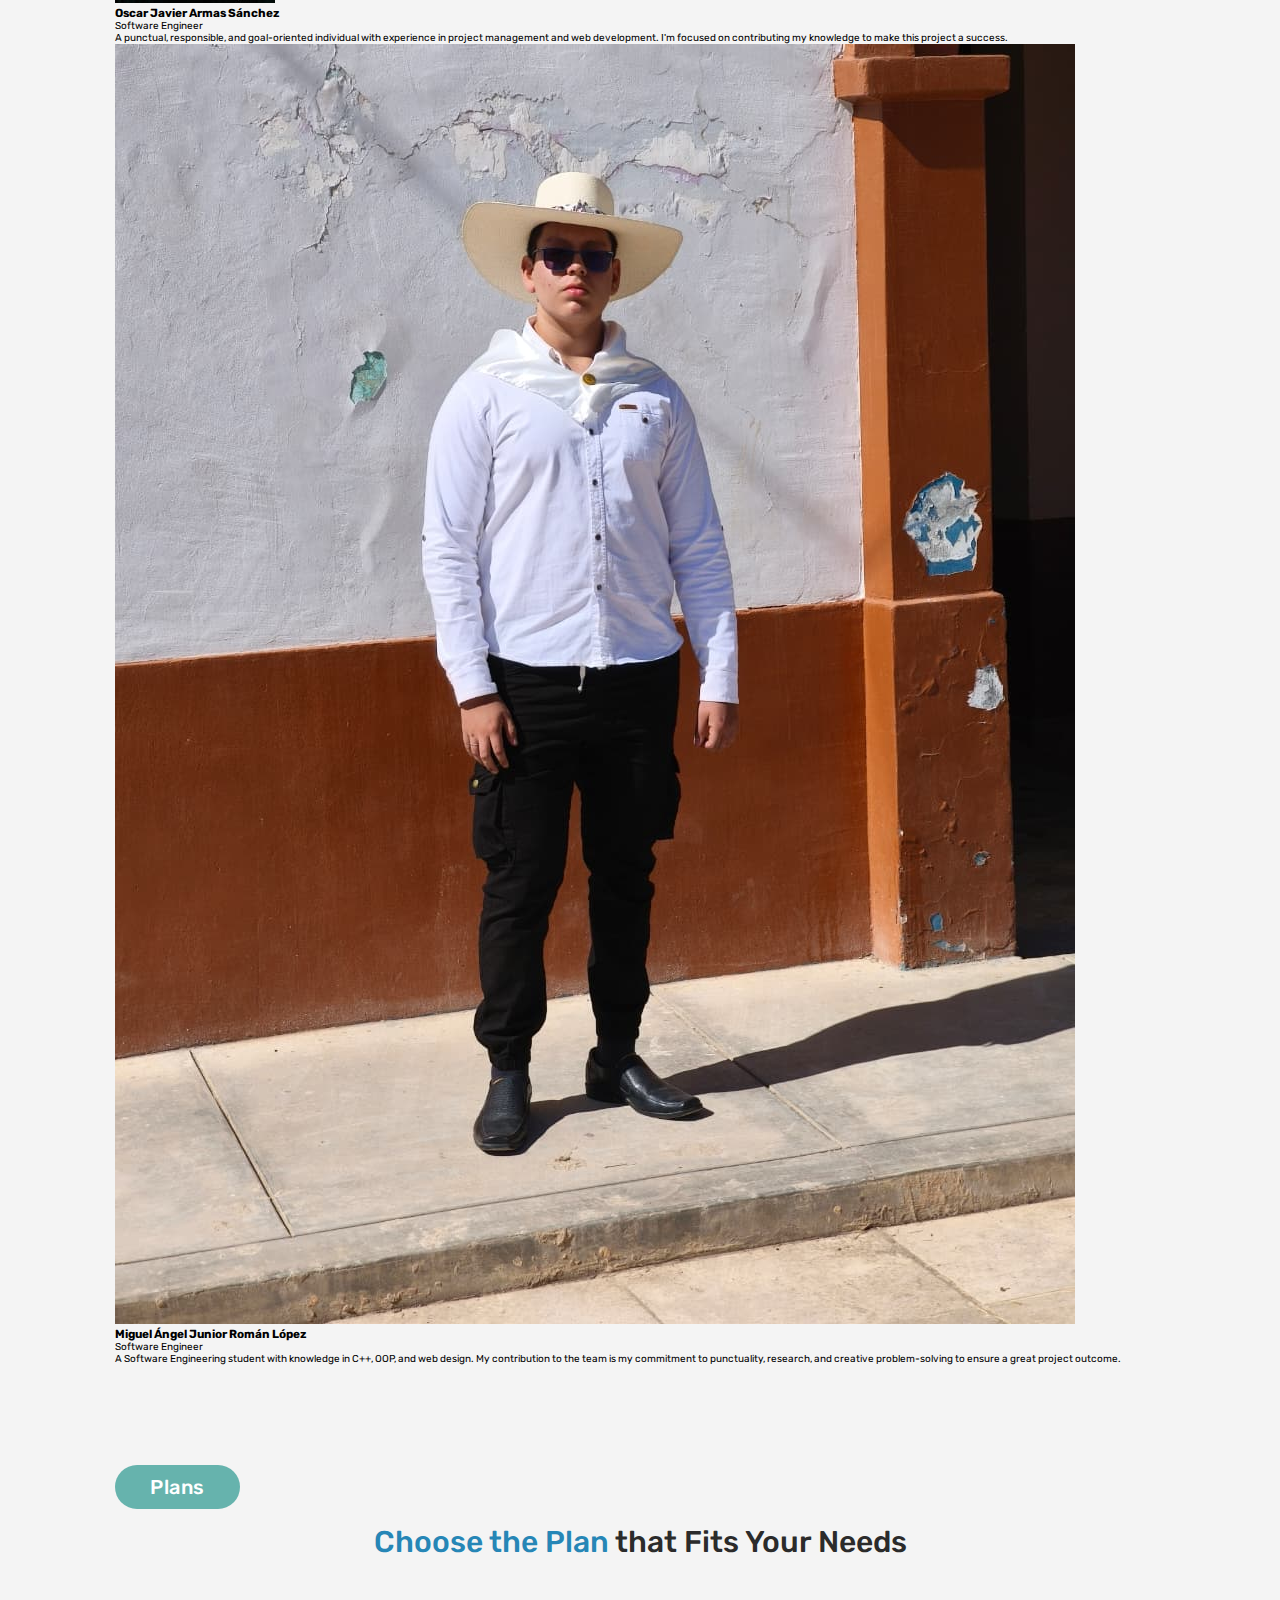
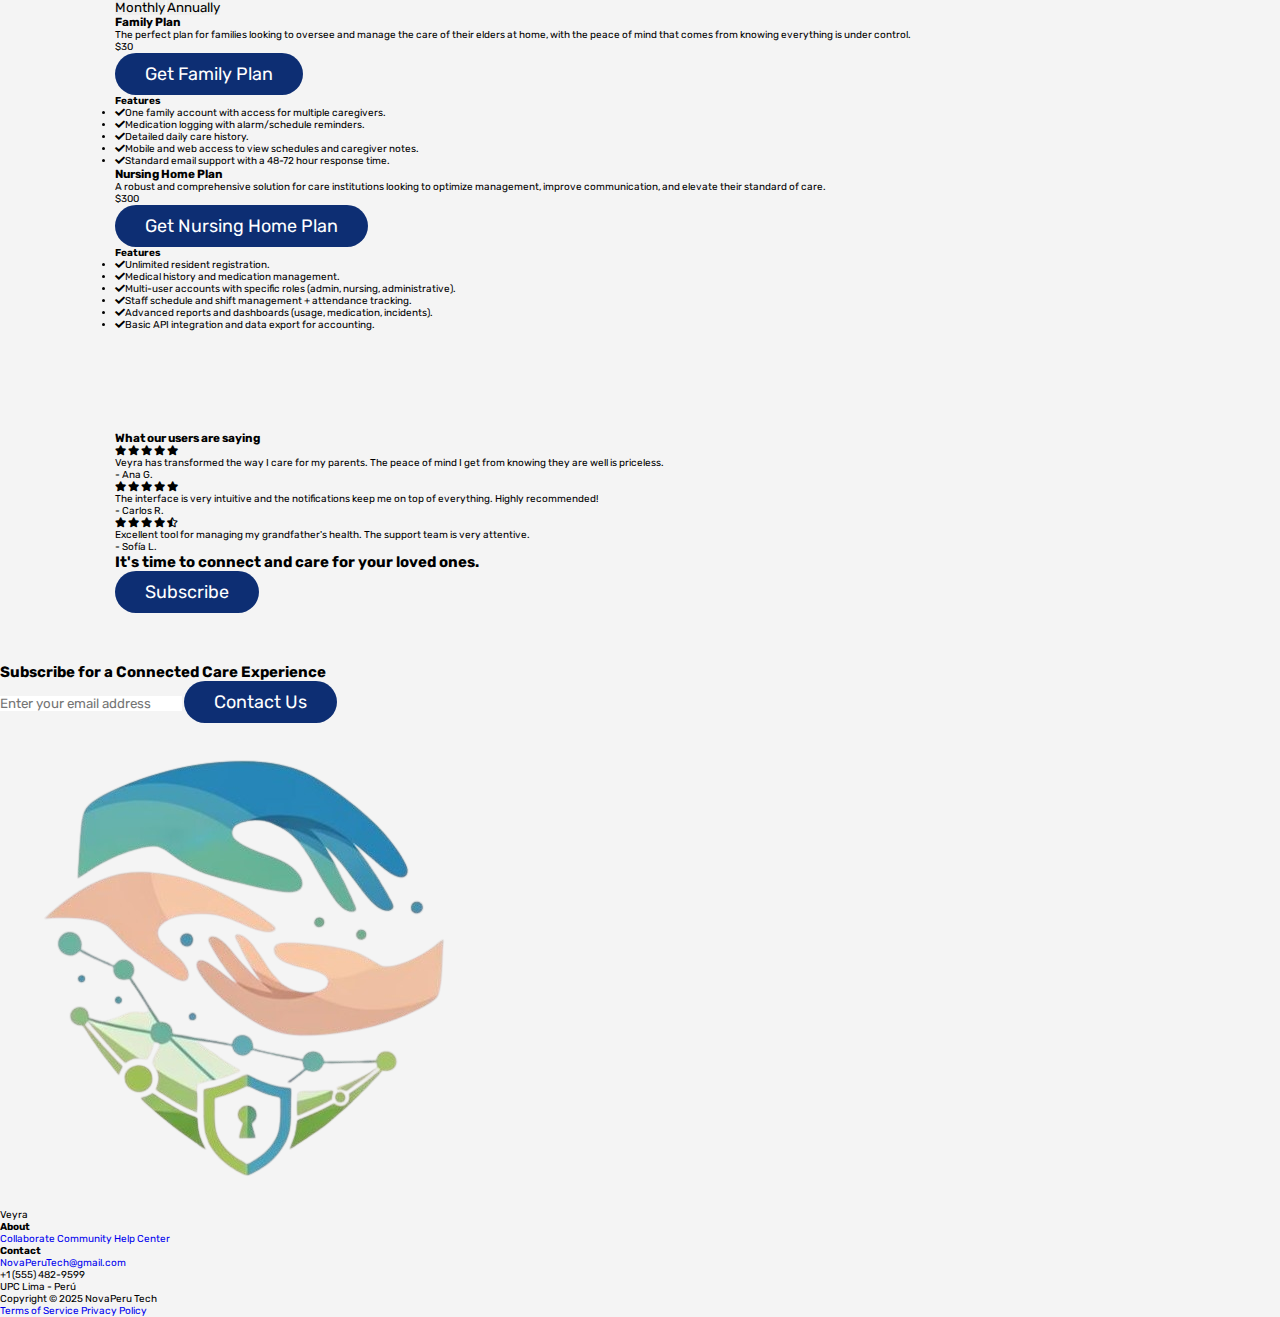
<file: public/index.html>
<!DOCTYPE html>
<html lang="en">
<head>
    <meta charset="UTF-8" />
    <meta http-equiv="X-UA-Compatible" content="IE=edge" />
    <meta name="viewport" content="width=device-width, initial-scale=1.0" />
    <title>Veyra</title>
    <link rel="stylesheet" href="https://cdnjs.cloudflare.com/ajax/libs/font-awesome/5.15.3/css/all.min.css" />
    <link rel="preconnect" href="https://fonts.googleapis.com">
    <link rel="preconnect" href="https://fonts.gstatic.com" crossorigin>
    <link href="https://fonts.googleapis.com/css2?family=Instrument+Serif:ital@0;1&family=Jost:ital,wght@0,100..900;1,100..900&family=Konkhmer+Sleokchher&family=Lexend&family=Manrope:wght@200..800&family=Rubik:ital,wght@0,300..900;1,300..900&display=swap" rel="stylesheet">
    <link rel="stylesheet" href="assets/style.css" />
</head>
<body>
<!-- Hero Section -->
<header class="header">
    <a href="#" class="logo">Veyra</a>
    <div class="menu-wrapper">
        <nav class="navbar">
            <a href="#home" data-i18n="nav.home">Home</a>
            <a href="#features" data-i18n="nav.features">Features</a>
            <a href="#benefits" data-i18n="nav.benefits">Benefits</a>
            <a href="#about" data-i18n="nav.about">About Us</a>
            <a href="#plans" data-i18n="nav.plans">Plans</a>
        </nav>
        <div class="buttons">
            <a href="#" class="btn sign-in" data-i18n="nav.signin">Sign In</a>
            <a href="#" class="btn sign-up" data-i18n="nav.signup">Sign Up</a>
        </div>
    </div>
    <div id="menu-btn" class="fas fa-bars"></div>
</header>
<!-- Home Section -->
<section class="home" id="home">
    <div class="hero-content-wrapper">
        <h1 data-i18n="hero.title">The Best Care is Always Connected</h1>
        <p data-i18n="hero.subtitle">Veyra keeps you close to your loved ones' health and well-being, no matter the distance.</p>
        <a href="#" class="btn-home" data-i18n="hero.cta">Start now →</a>
    </div>
    <div class="image-container">
        <div class="home-image">
            <img src="assets/images/image1.jpg" alt="Cuidado de adulto mayor">
        </div>
    </div>
</section>
<!-- What we offer Section -->
<section class="what-we-offer"> 
    <h1 class="heading" data-i18n="services.heading">What we offer</h1>
    <div class="container">
        <div class="offer-box">
            <div class="icon-container"><i class="fas fa-house-user"></i></div>
            <h3 data-i18n="services.card1.title">Home Health Care</h3>
            <p data-i18n="services.card1.text">Veyra is a digital platform designed for assisted living facilities to provide transparent, secure, and efficient management of elder care. We bridge the gap between caregivers and families, ensuring everyone stays connected and informed.</p>
        </div>
        <div class="offer-box">
            <div class="icon-container"><i class="fas fa-hospital-user"></i></div>
            <h3 data-i18n="services.card2.title">Pediatric Care</h3>
            <p data-i18n="services.card2.text">Veyra is a platform that simplifies clinical management and communication for elder care. It’s a bridge between families and caregivers, ensuring residents receive the best possible care while providing peace of mind.</p>
        </div>
        <div class="offer-box">
            <div class="icon-container"><i class="fas fa-user-alt"></i></div>
            <h3 data-i18n="services.card3.title">Companion Care</h3>
            <p data-i18n="services.card3.text">Ensure your loved one receives the attention and care needed, while giving you peace of mind. Veyra provides a secure portal for family members to stay informed about their loved one's health and daily activities, anytime, anywhere.</p>
        </div>
        <div class="offer-box">
            <div class="icon-container"><i class="fas fa-user-md"></i></div>
            <h3 data-i18n="services.card4.title">Conditions Treated</h3>
            <p data-i18n="services.card4.text">Our system allows caregivers to manage a variety of patient conditions, including medication schedules, treatment plans, and health reports, all within a single, integrated platform.</p>
        </div>
    </div>
</section>
<!-- Features Section -->
<section class="features-accordion" id="features">
    <span class="section-button-title" data-i18n="features.button">Features</span>
    <h2 class="section-heading-split">
        <span class="highlight-blue" data-i18n="features.heading1">The Key Features</span> <span data-i18n="features.heading2">of Our Platform</span>
    </h2>
    <div class="features-container-split">
        <div class="video-container-split">
            <iframe src="https://www.youtube.com/embed/28kyI40RwH4" title="Veyra Features Video" frameborder="0" allowfullscreen></iframe>
        </div>
        <div class="accordion-container">
            <div class="accordion-item">
                <div class="accordion-title">
                    <h4 data-i18n="features.accordion1.title">Seamless Communication</h4>
                    <i class="fas fa-chevron-down"></i>
                </div>
                <div class="accordion-content">
                    <p data-i18n="features.accordion1.text">Bridge the gap between caregivers and families with real-time updates and a dedicated communication channel. This reduces calls and manual inquiries, fostering trust and transparency.</p>
                </div>
            </div>
            <div class="accordion-item">
                <div class="accordion-title">
                    <h4 data-i18n="features.accordion2.title">Real-Time Health Monitoring</h4>
                    <i class="fas fa-chevron-down"></i>
                </div>
                <div class="accordion-content">
                    <p data-i18n="features.accordion2.text">Ensure a higher standard of care with secure, immediate access to vital health information. This allows for proactive monitoring and better-informed decisions, contributing to a more comfortable and secure environment for residents.</p>
                </div>
            </div>
            <div class="accordion-item">
                <div class="accordion-title">
                    <h4 data-i18n="features.accordion3.title">Streamlined Clinical Management</h4>
                    <i class="fas fa-chevron-down"></i>
                </div>
                <div class="accordion-content">
                    <p data-i18n="features.accordion3.text">Move beyond fragmented data and paper records. Veyra centralizes clinical information, automating tasks like medication schedules and treatment tracking to improve efficiency and reduce errors.</p>
                </div>
            </div>
            <div class="accordion-item">
                <div class="accordion-title">
                    <h4 data-i18n="features.accordion4.title">Comprehensive Reporting & Analytics</h4>
                    <i class="fas fa-chevron-down"></i>
                </div>
                <div class="accordion-content">
                    <p data-i18n="features.accordion4.text">Our advanced reporting tools give you deep insights into care quality, staff performance, and resident well-being, helping institutions make data-driven decisions and enhance their services.</p>
                </div>
            </div>
        </div>
    </div>
</section>
<!-- Benefits Section -->
<section class="benefits-section" id="benefits">
    <span class="section-button-title" data-i18n="benefits.button">Benefits</span>
    <h2 class="section-heading-split">
        <span class="highlight-blue" data-i18n="benefits.heading1">The Veyra Advantage:</span> <span data-i18n="benefits.heading2">Benefits for a New Era of Elder Care</span>
    </h2>
    <div class="benefits-grid-image">
        <div class="benefit-card-image">
            <div class="card-image-container">
                <img src="assets/images/image-benefit1.jpg" alt="Enhanced Communication">
            </div>
            <div class="card-content">
                <h3 data-i18n="benefits.card1.title">Enhanced Communication</h3>
                <p data-i18n="benefits.card1.text">Bridge the gap between caregivers and families with real-time updates and a dedicated communication channel. This reduces calls and manual inquiries, fostering trust and transparency.</p>
            </div>
        </div>
        <div class="benefit-card-image">
            <div class="card-image-container">
                <img src="assets/images/image-benefit2.jpg" alt="Streamlined Clinical Management">
            </div>
            <div class="card-content">
                <h3 data-i18n="benefits.card2.title">Streamlined Clinical Management</h3>
                <p data-i18n="benefits.card2.text">Move beyond fragmented data and paper records. Veyra centralizes clinical information, automating tasks like medication schedules and treatment tracking to improve efficiency and reduce errors.</p>
            </div>
        </div>
        <div class="benefit-card-image">
            <div class="card-image-container">
                <img src="assets/images/image-benefit3.jpg" alt="Improved Resident Well-being">
            </div>
            <div class="card-content">
                <h3 data-i18n="benefits.card3.title">Improved Resident Well-being</h3>
                <p data-i18n="benefits.card3.text">Ensure a higher standard of care with secure, immediate access to vital health information. This allows for proactive monitoring and better-informed decisions, contributing to a more comfortable and secure environment for residents.</p>
            </div>
        </div>
        <div class="benefit-card-image">
            <div class="card-image-container">
                <img src="assets/images/image-benefit4.jpg" alt="Increased Peace of Mind">
            </div>
            <div class="card-content">
                <h3 data-i18n="benefits.card4.title">Increased Peace of Mind</h3>
                <p data-i18n="benefits.card4.text">Give families the security of knowing their loved ones are well-cared for. Our secure portal provides instant access to daily reports and health statuses, alleviating anxiety and building confidence in your services.</p>
            </div>
        </div>
    </div>
</section>
<!-- About Us Section -->
<section class="about-us" id="about">
    <div class="container-about">
        <div class="content-about">
            <span class="section-button-title" data-i18n="about.button">About Us</span>
            <h2 class="section-heading-split">
                <span class="highlight-blue" data-i18n="about.heading1">NovaPeru Tech:</span> <span data-i18n="about.heading2">Transforming Elder Care with Trust and Innovation</span>
            </h2>
            <p data-i18n="about.p1">At NovaPeru Tech, we believe in a new era of elder care. We provide a platform that combines advanced technology with a human-centered approach, ensuring families have secure, up-to-date access to information about their loved ones, and institutions have advanced tools to optimize their processes.</p>
            <p data-i18n="about.p2">Our purpose is to create a digital bridge between families and caregivers, fostering transparency and peace of mind.</p>
            <ul>
                <li><i class="fas fa-check-circle"></i><span data-i18n="about.list1"> Seamless Communication: Direct and secure channels for families and staff.</span></li>
                <li><i class="fas fa-check-circle"></i><span data-i18n="about.list2"> Real-Time Insights: Instant access to clinical records, treatments, and daily activities.</span></li>
                <li><i class="fas fa-check-circle"></i><span data-i18n="about.list3"> Enhanced Security: Robust data protection for sensitive health information.</span></li>
            </ul>
        </div>
        <div class="video-container">
            <iframe src="https://www.youtube.com/embed/28kyI40RwH4" title="Veyra About Us Video" frameborder="0" allowfullscreen></iframe>
        </div>
    </div>
</section>
<!-- Our Team Section -->
<section class="our-team">
    <h1 class="heading" data-i18n="team.heading">Our Team</h1>
    <div class="team-grid">
        <div class="team-member">
            <img src="assets/images/Renato.jpeg" alt="Renato Guillermo Calvo Yalan">
            <h3>Renato Guillermo Calvo Yalan</h3>
            <p data-i18n="team.role">Software Engineer</p>
            <span data-i18n="team.member1">Software Engineering student with a passion for cybersecurity and AI. My main strength is leading teams effectively. I am a perseverant and dedicated individual, always ready to learn and deliver a successful project.</span>
        </div>
        <div class="team-member">
            <img src="assets/images/Billy.jpg" alt="Billy Jake Ruiz Madrid">
            <h3>Billy Jake Ruiz Madrid</h3>
            <p data-i18n="team.role">Software Engineer</p>
            <span data-i18n="team.member2">Software Engineering student. I am a collaborative and adaptable team player who enjoys contributing ideas to projects. I have a strong foundation in languages like C++ and Python and always seek efficient, simple solutions.</span>
        </div>
        <div class="team-member">
            <img src="assets/images/Ariana.jpeg" alt="Ariana Lizeth Ramirez Carrasco">
            <h3>Ariana Lizeth Ramírez Carrasco</h3>
            <p data-i18n="team.role">Software Engineer</p>
            <span data-i18n="team.member3">A curious and committed Software Engineering student at UPC, with experience in project management and agile methodologies. I have a strong focus on web development and data analysis. I'm eager to help guide the project to success.</span>
        </div>
        <div class="team-member">
            <img src="assets/images/Oscar.jpg" alt="Oscar Javier Armas Sanchez">
            <h3>Oscar Javier Armas Sánchez</h3>
            <p data-i18n="team.role">Software Engineer</p>
            <span data-i18n="team.member4">A punctual, responsible, and goal-oriented individual with experience in project management and web development. I'm focused on contributing my knowledge to make this project a success.</span>
        </div>
        <div class="team-member">
            <img src="assets/images/Miguel.jpg" alt="Miguel Angel Junior Roman Lopez">
            <h3>Miguel Ángel Junior Román López</h3>
            <p data-i18n="team.role">Software Engineer</p>
            <span data-i18n="team.member5">A Software Engineering student with knowledge in C++, OOP, and web design. My contribution to the team is my commitment to punctuality, research, and creative problem-solving to ensure a great project outcome.</span>
        </div>
    </div>
</section>
<!-- Plans Section -->
<section class="plans" id="plans">
    <span class="section-button-title" data-i18n="plans.button">Plans</span>
    <h2 class="section-heading-split">
        <span class="highlight-blue" data-i18n="plans.heading1">Choose the Plan</span> <span data-i18n="plans.heading2">that Fits Your Needs</span>
    </h2>

    <div class="plan-toggle">
        <button class="toggle-btn active" data-plan="monthly" data-i18n="plans.monthly">Monthly</button>
        <button class="toggle-btn" data-plan="annually" data-i18n="plans.annually">Annually</button>
    </div>
    <div class="plans-container">
        <div class="plan-card" data-plan-type="family">
            <h3 data-i18n="plans.family.title">Family Plan</h3>
            <p class="plan-description" data-i18n="plans.family.description">The perfect plan for families looking to oversee and manage the care of their elders at home, with the peace of mind that comes from knowing everything is under control.</p>
            <div class="price">
                <p class="monthly-price" data-i18n="plans.family.price.monthly">$30 <span data-i18n="plans.family.price.monthly_unit">/Per month</span></p>
                <p class="annually-price" style="display: none;" data-i18n="plans.family.price.annually">$300 <span data-i18n="plans.family.price.annually_unit">/Per year</span></p>
            </div>
            <p class="annual-save" style="display: none;" data-i18n="plans.save">Save 15% annually</p>
            <button class="btn" data-i18n="plans.family.cta">Get Family Plan</button>
            <hr class="plan-divider">
            <div class="features">
                <h4 data-i18n="plans.features_heading">Features</h4>
                <ul>
                    <li><i class="fas fa-check"></i><span data-i18n="plans.family.feature1"> One family account with access for multiple caregivers.</span></li>
                    <li><i class="fas fa-check"></i><span data-i18n="plans.family.feature2"> Medication logging with alarm/schedule reminders.</span></li>
                    <li><i class="fas fa-check"></i><span data-i18n="plans.family.feature3"> Detailed daily care history.</span></li>
                    <li><i class="fas fa-check"></i><span data-i18n="plans.family.feature4"> Mobile and web access to view schedules and caregiver notes.</span></li>
                    <li><i class="fas fa-check"></i><span data-i18n="plans.family.feature5"> Standard email support with a 48-72 hour response time.</span></li>
                </ul>
            </div>
        </div>

        <div class="plan-card highlight-card" data-plan-type="nursing">
            <h3 data-i18n="plans.nursing.title">Nursing Home Plan</h3>
            <p class="plan-description" data-i18n="plans.nursing.description">A robust and comprehensive solution for care institutions looking to optimize management, improve communication, and elevate their standard of care.</p>
            <div class="price">
                <p class="monthly-price" data-i18n="plans.nursing.price.monthly">$300 <span data-i18n="plans.nursing.price.monthly_unit">/Per month</span></p>
                <p class="annually-price" style="display: none;" data-i18n="plans.nursing.price.annually">$3000 <span data-i18n="plans.nursing.price.annually_unit">/Per year</span></p>
            </div>
            <p class="annual-save" style="display: none;" data-i18n="plans.save">Save 15% annually</p>
            <button class="btn" data-i18n="plans.nursing.cta">Get Nursing Home Plan</button>
            <hr class="plan-divider">
            <div class="features">
                <h4 data-i18n="plans.features_heading">Features</h4>
                <ul>
                    <li><i class="fas fa-check"></i><span data-i18n="plans.nursing.feature1"> Unlimited resident registration.</span></li>
                    <li><i class="fas fa-check"></i><span data-i18n="plans.nursing.feature2"> Medical history and medication management.</span></li>
                    <li><i class="fas fa-check"></i><span data-i18n="plans.nursing.feature3"> Multi-user accounts with specific roles (admin, nursing, administrative).</span></li>
                    <li><i class="fas fa-check"></i><span data-i18n="plans.nursing.feature4"> Staff schedule and shift management + attendance tracking.</span></li>
                    <li><i class="fas fa-check"></i><span data-i18n="plans.nursing.feature5"> Advanced reports and dashboards (usage, medication, incidents).</span></li>
                    <li><i class="fas fa-check"></i><span data-i18n="plans.nursing.feature6"> Basic API integration and data export for accounting.</span></li>
                </ul>
            </div>
        </div>
    </div>
</section>
<!-- Testimonials and CTA Section -->
<section class="testimonials-cta">
    <div class="container-reviews">
        <h3 class="reviews-heading" data-i18n="testimonials.heading">What our users are saying</h3>
        <div class="review-grid">
            <div class="review-card">
                <div class="review-stars">
                    <i class="fas fa-star"></i>
                    <i class="fas fa-star"></i>
                    <i class="fas fa-star"></i>
                    <i class="fas fa-star"></i>
                    <i class="fas fa-star"></i>
                </div>
                <p class="review-text" data-i18n="testimonials.review1">"Veyra has transformed the way I care for my parents. The peace of mind I get from knowing they are well is priceless."</p>
                <p class="reviewer-name">- Ana G.</p>
            </div>
            <div class="review-card">
                <div class="review-stars">
                    <i class="fas fa-star"></i>
                    <i class="fas fa-star"></i>
                    <i class="fas fa-star"></i>
                    <i class="fas fa-star"></i>
                    <i class="fas fa-star"></i>
                </div>
                <p class="review-text" data-i18n="testimonials.review2">"The interface is very intuitive and the notifications keep me on top of everything. Highly recommended!"</p>
                <p class="reviewer-name">- Carlos R.</p>
            </div>
            <div class="review-card">
                <div class="review-stars">
                    <i class="fas fa-star"></i>
                    <i class="fas fa-star"></i>
                    <i class="fas fa-star"></i>
                    <i class="fas fa-star"></i>
                    <i class="fas fa-star-half-alt"></i>
                </div>
                <p class="review-text" data-i18n="testimonials.review3">"Excellent tool for managing my grandfather's health. The support team is very attentive."</p>
                <p class="reviewer-name">- Sofía L.</p>
            </div>
        </div>
    </div>

    <div class="container-cta">
        <div class="cta-content">
            <h2 class="cta-heading" data-i18n="cta.heading">It's time to connect and care for your loved ones.</h2>
            <a href="#" class="btn subscribe-btn" data-i18n="cta.button">Subscribe</a>
        </div>
    </div>
</section>
<!-- Footer Section -->
<footer class="footer">
    <div class="top-footer">
        <div class="subscribe-text">
            <h2 data-i18n="footer.subscribe.heading">Subscribe for a Connected Care Experience</h2>
        </div>
        <div class="subscribe-form">
            <input type="email" data-i18n-placeholder="footer.subscribe.placeholder" placeholder="Enter your email address">
            <button class="btn subscribe-btn" data-i18n="footer.subscribe.button">Contact Us</button>
        </div>
    </div>
    <div class="bottom-footer">
        <div class="footer-logo">
            <img src="assets/images/logo.png" alt="Veyra Logo">
            <p>Veyra</p>
        </div>
        <div class="footer-links">
            <div class="column">
                <h4 data-i18n="footer.links1.heading">About</h4>
                <a href="#" data-i18n="footer.links1.link1">Collaborate</a>
                <a href="#" data-i18n="footer.links1.link2">Community</a>
                <a href="#" data-i18n="footer.links1.link3">Help Center</a>
            </div>
            <div class="column">
                <h4 data-i18n="footer.links2.heading">Contact</h4>
                <a href="mailto:NovaPeruTech@gmail.com">NovaPeruTech@gmail.com</a>
                <p data-i18n="footer.links2.phone">+1 (555) 482-9599</p>
                <p data-i18n="footer.links2.location">UPC Lima - Perú</p>
            </div>
        </div>
    </div>
    <div class="copyright">
        <p data-i18n="footer.copyright">Copyright © 2025 NovaPeru Tech</p>
        <div class="legal-links">
            <a href="#" data-i18n="footer.legal.terms">Terms of Service</a>
            <a href="#" data-i18n="footer.legal.privacy">Privacy Policy</a>
        </div>
    </div>
</footer>

<div class="language-switcher-container">
    <div id="language-switcher">
        <button class="lang-btn active" data-lang="en">EN</button>
        <button class="lang-btn" data-lang="es">ES</button>
    </div>
</div>
<!-- JavaScript Dependencies -->
<script src="assets/scripts/translations/en.js"></script>
<script src="assets/scripts/translations/es.js"></script>
<script src="assets/scripts/main.js"></script>

</body>
</html>
</file>
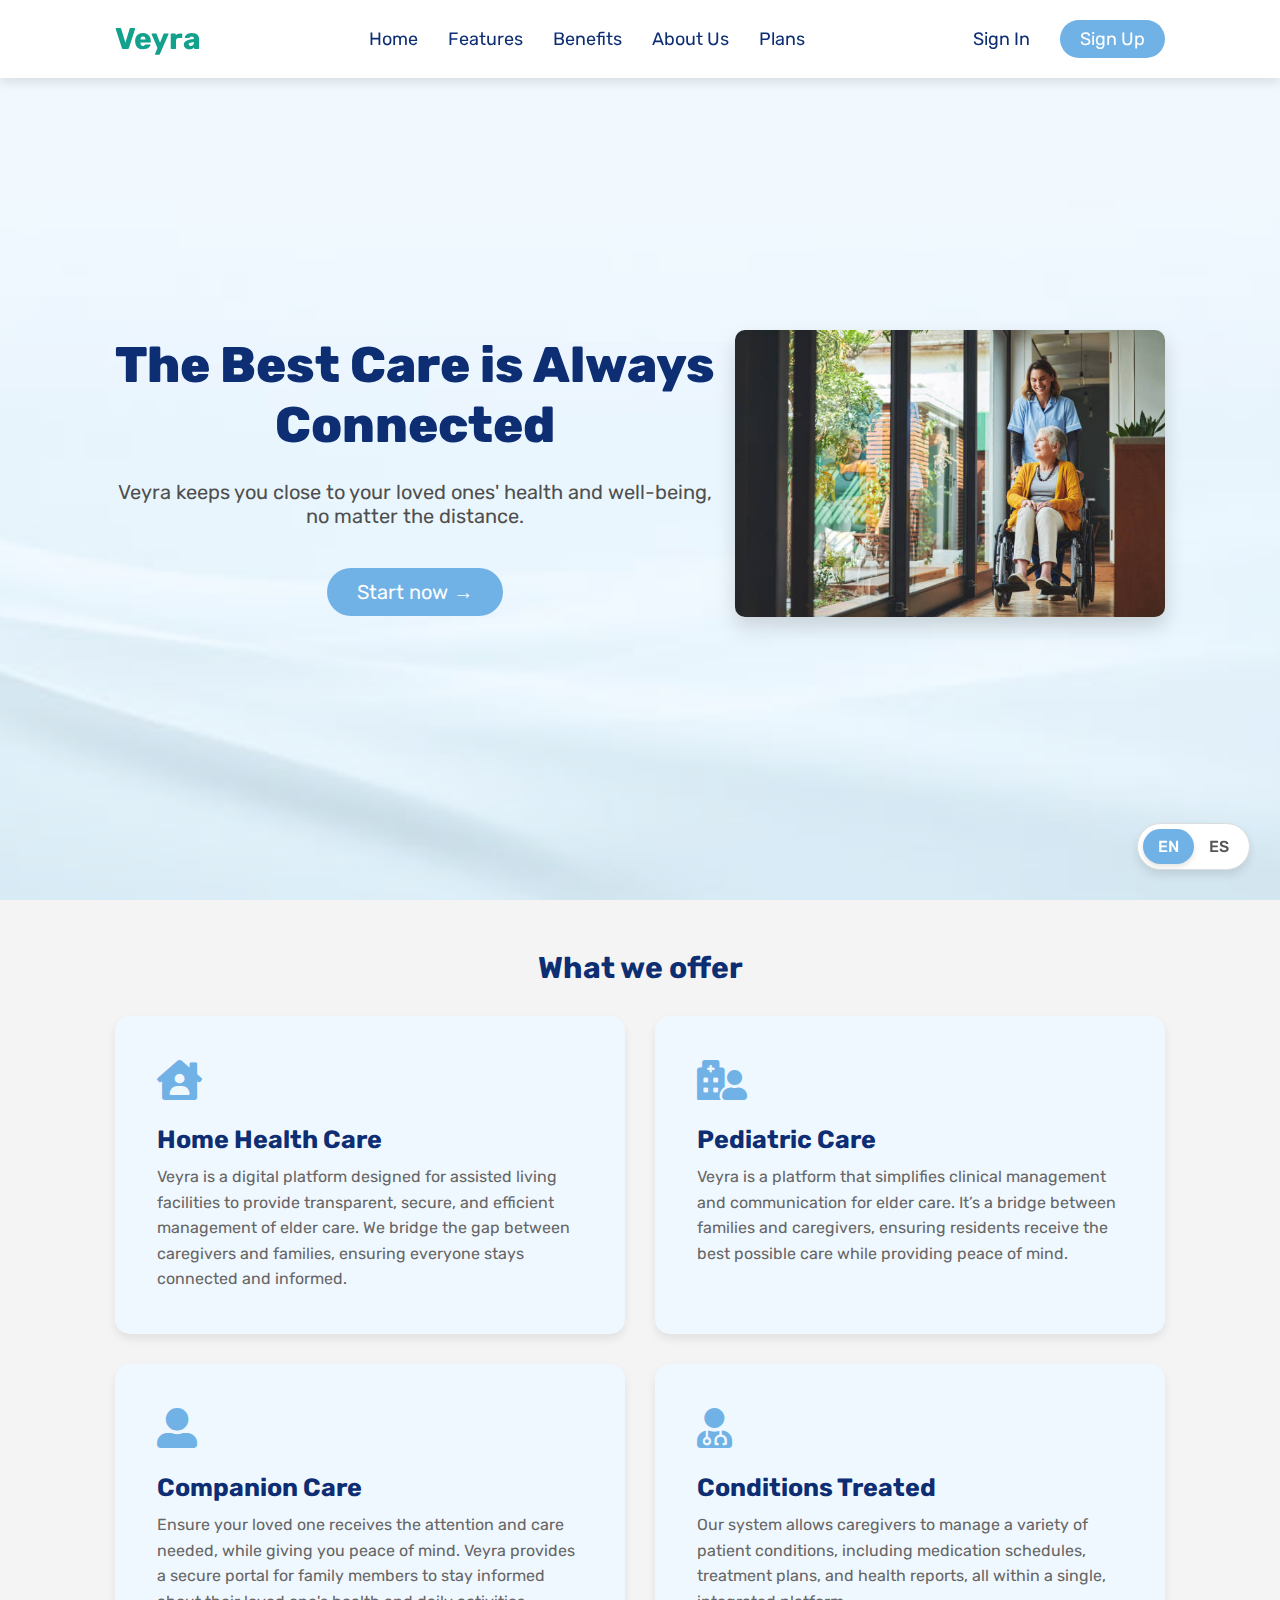
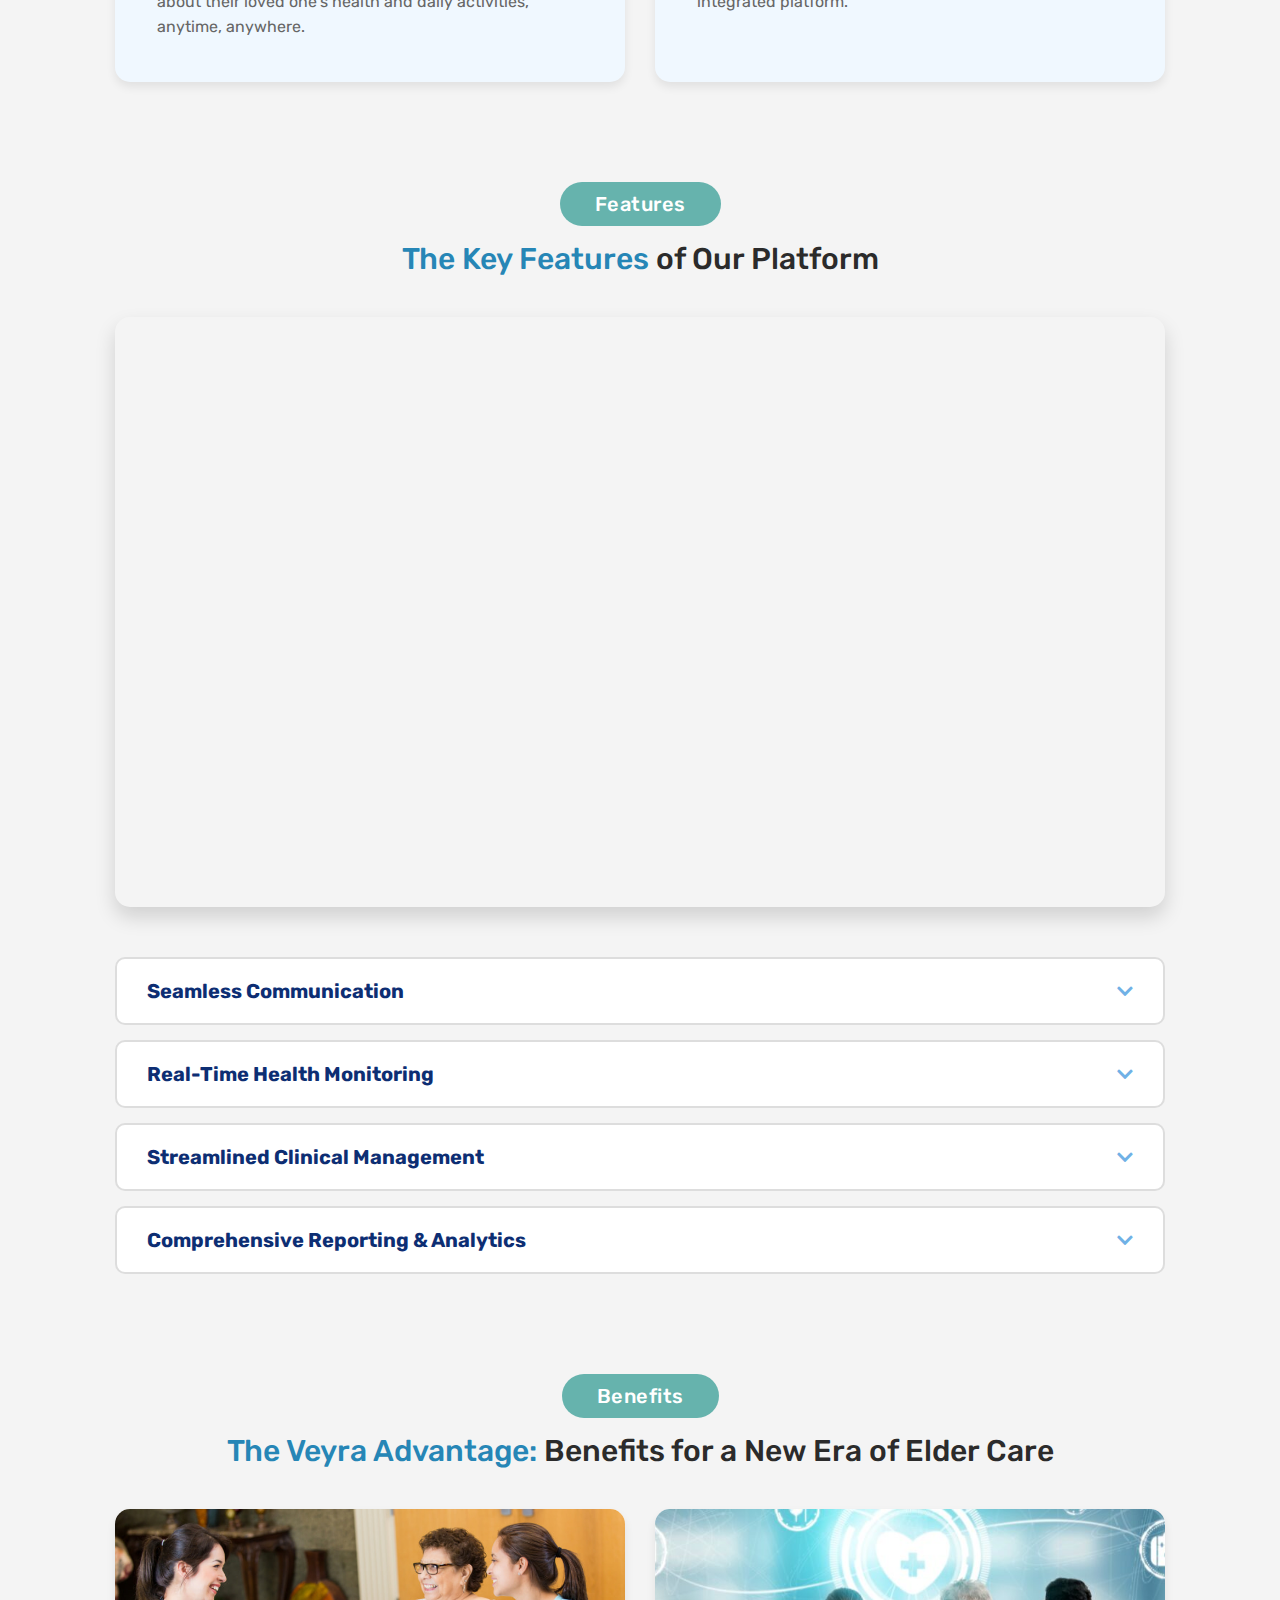
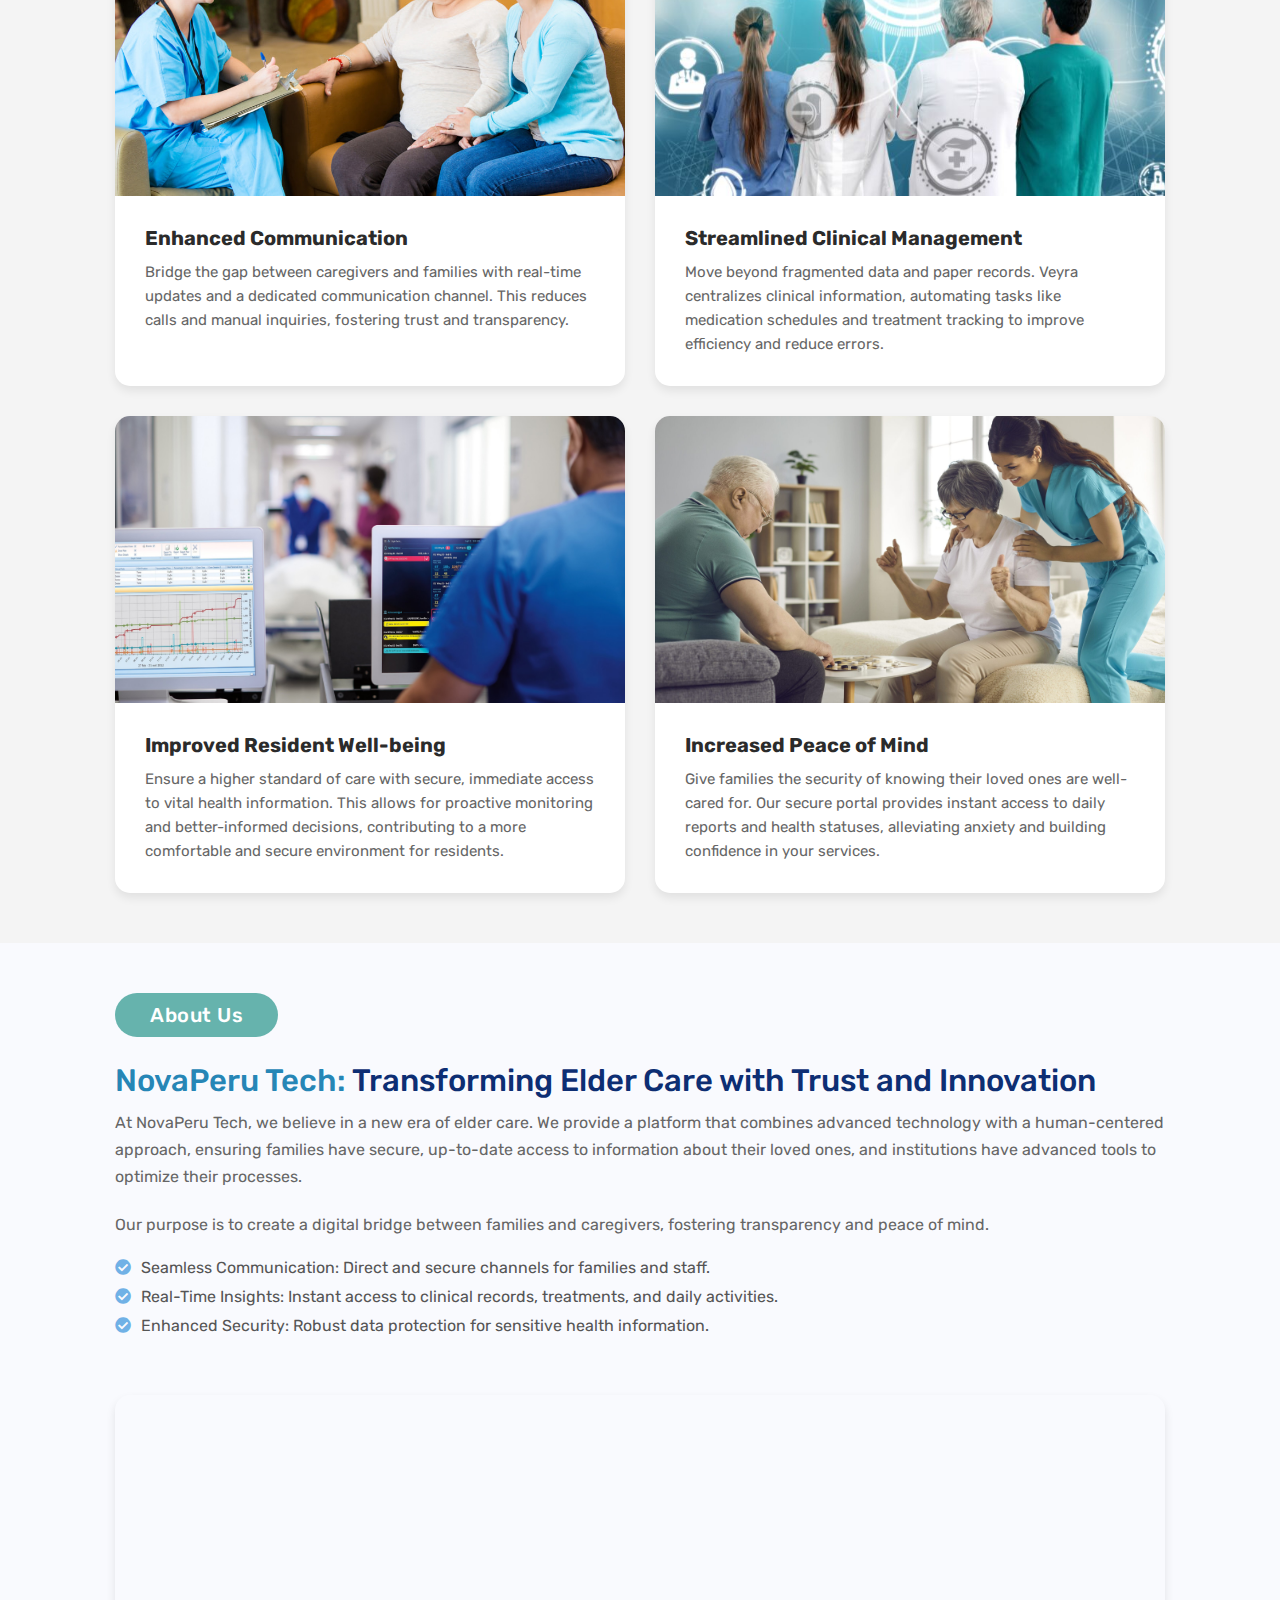
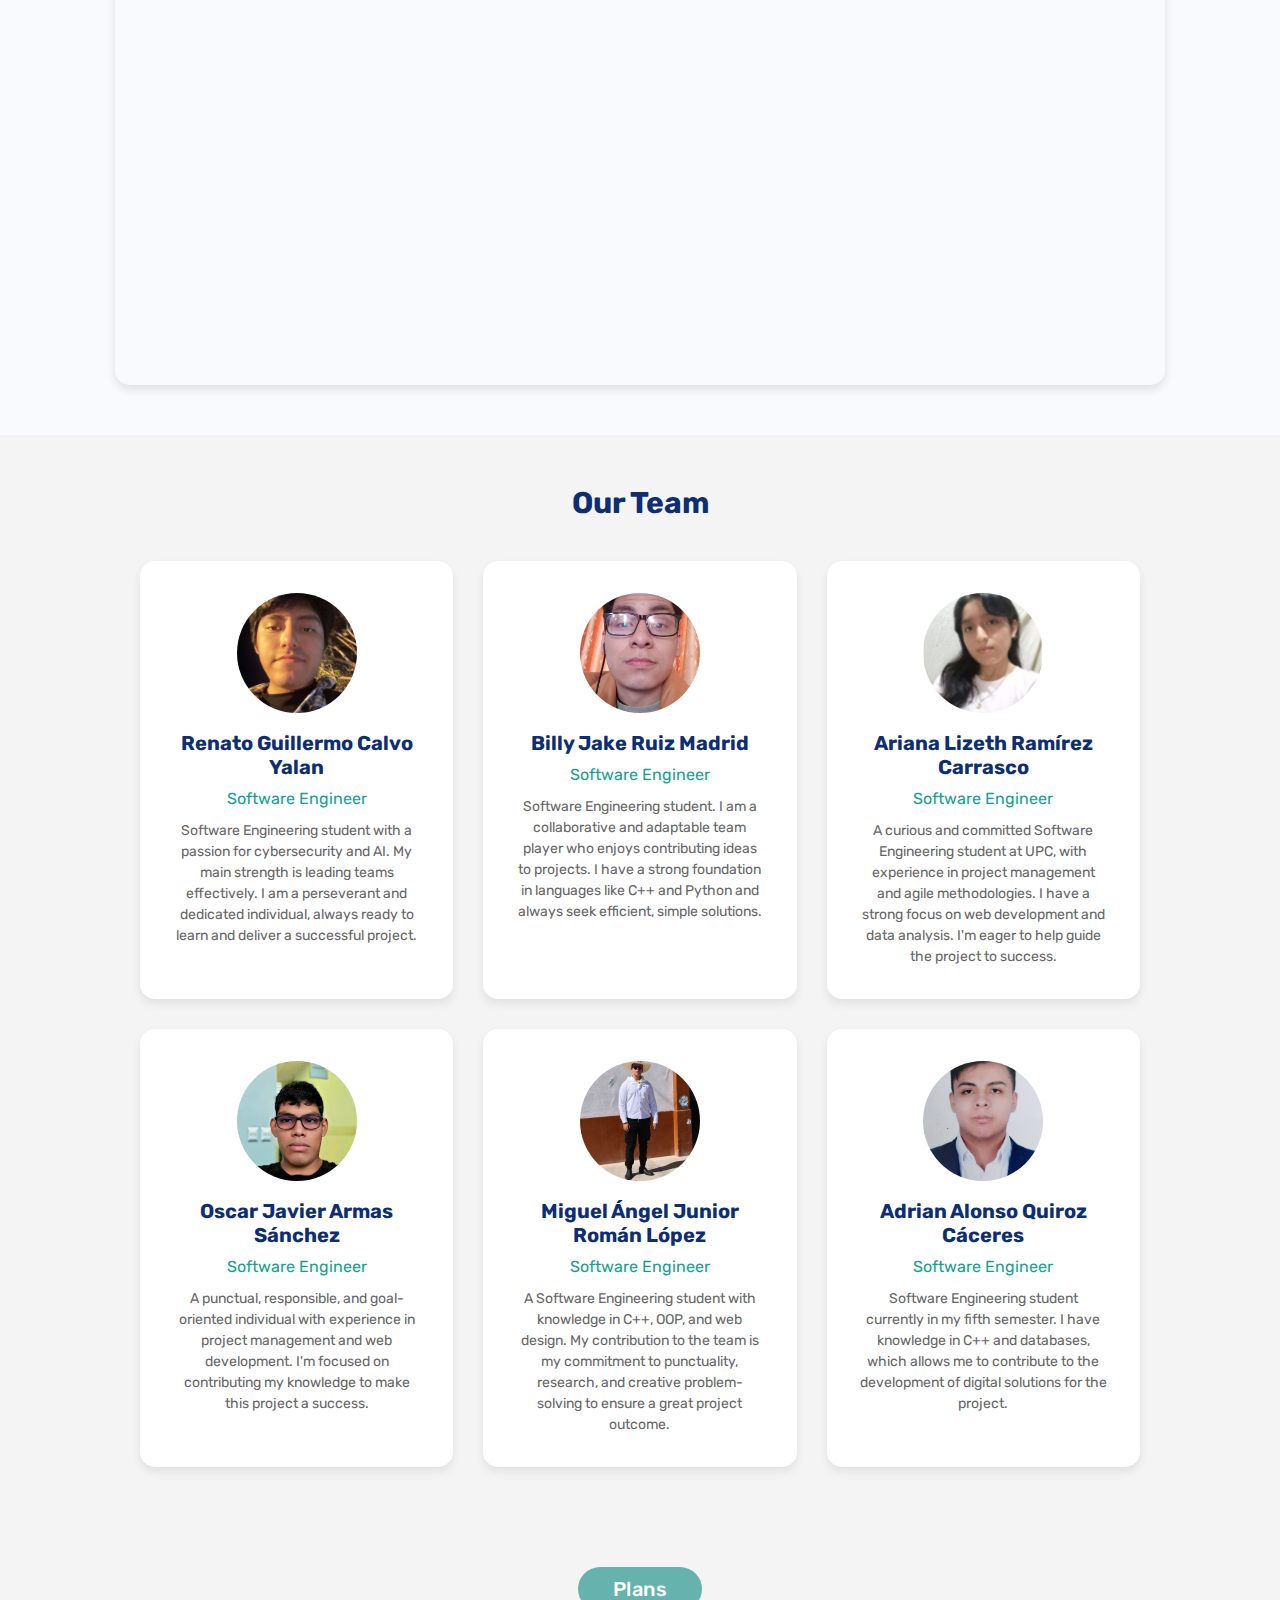
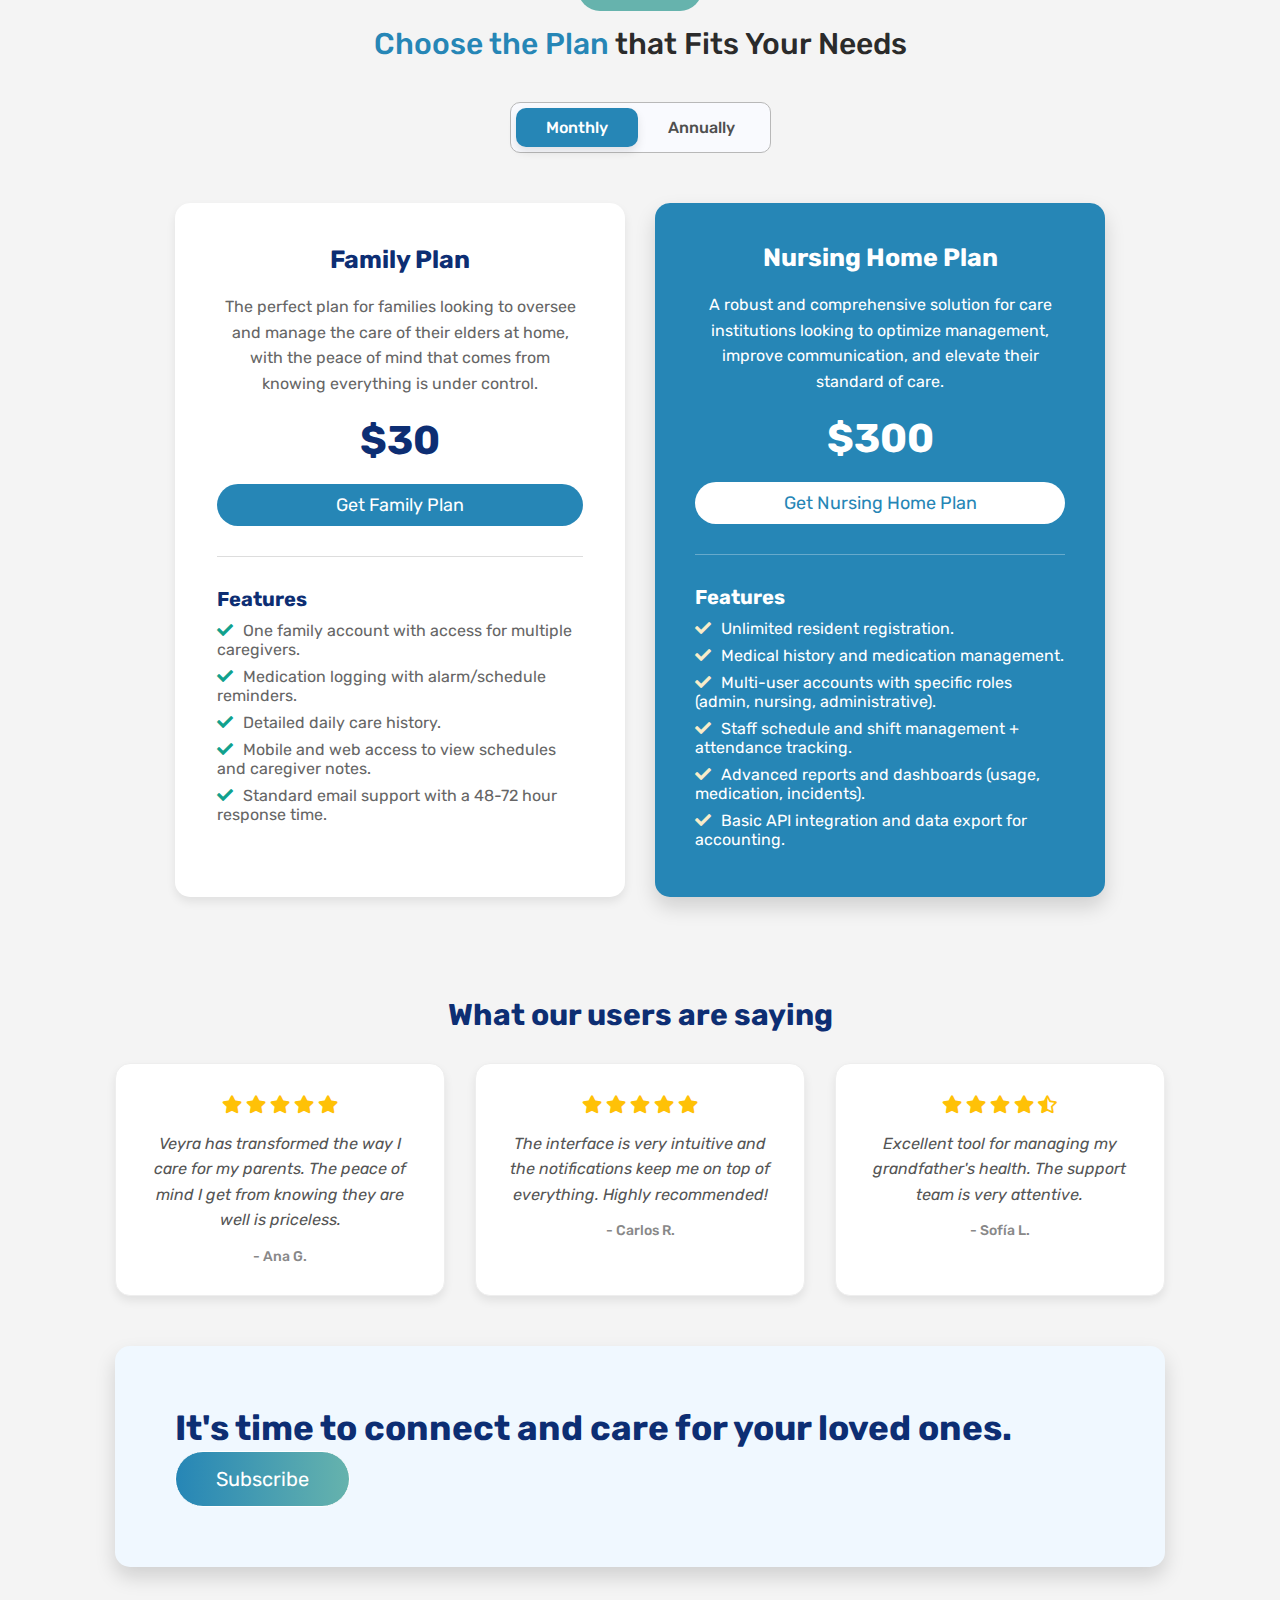
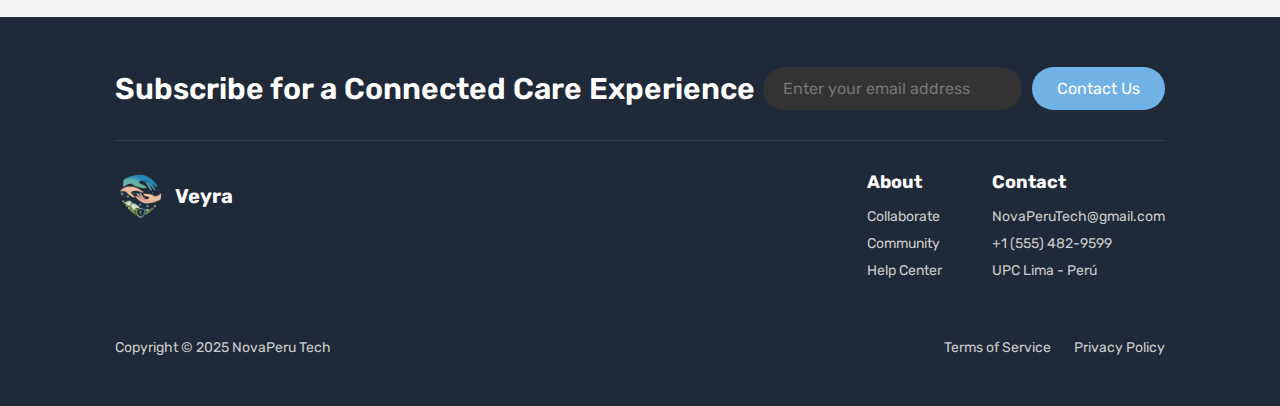
<file: src/index.html>
<!DOCTYPE html>
<html lang="en">
<head>
    <meta charset="UTF-8" />
    <meta http-equiv="X-UA-Compatible" content="IE=edge" />
    <meta name="viewport" content="width=device-width, initial-scale=1.0" />
    <title>Veyra</title>
    <link rel="stylesheet" href="https://cdnjs.cloudflare.com/ajax/libs/font-awesome/5.15.3/css/all.min.css" />
    <link rel="preconnect" href="https://fonts.googleapis.com">
    <link rel="preconnect" href="https://fonts.gstatic.com" crossorigin>
    <link href="https://fonts.googleapis.com/css2?family=Instrument+Serif:ital@0;1&family=Jost:ital,wght@0,100..900;1,100..900&family=Konkhmer+Sleokchher&family=Lexend&family=Manrope:wght@200..800&family=Rubik:ital,wght@0,300..900;1,300..900&display=swap" rel="stylesheet">
    <link rel="stylesheet" href="public/assets/styles/style.css" />
</head>
<body>
<!-- Hero Section -->
<header class="header">
    <a href="#" class="logo">Veyra</a>
    <div class="menu-wrapper">
        <nav class="navbar">
            <a href="#home" data-i18n="nav.home">Home</a>
            <a href="#features" data-i18n="nav.features">Features</a>
            <a href="#benefits" data-i18n="nav.benefits">Benefits</a>
            <a href="#about" data-i18n="nav.about">About Us</a>
            <a href="#plans" data-i18n="nav.plans">Plans</a>
        </nav>
        <div class="buttons">
            <a href="#" class="btn sign-in" data-i18n="nav.signin">Sign In</a>
            <a href="#" class="btn sign-up" data-i18n="nav.signup">Sign Up</a>
        </div>
    </div>
    <div id="menu-btn" class="fas fa-bars"></div>
</header>
<!-- Home Section -->
<section class="home" id="home">
    <div class="hero-content-wrapper">
        <h1 data-i18n="hero.title">The Best Care is Always Connected</h1>
        <p data-i18n="hero.subtitle">Veyra keeps you close to your loved ones' health and well-being, no matter the distance.</p>
        <a href="https://opensource-v2.vercel.app/home" class="btn-home" data-i18n="hero.cta">Start now →</a> 
    </div>
    <div class="image-container">
        <div class="home-image">
            <img src="public/assets/images/image1.jpg" alt="Cuidado de adulto mayor">
        </div>
    </div>
</section>
<!-- What we offer Section -->
<section class="what-we-offer"> 
    <h1 class="heading" data-i18n="services.heading">What we offer</h1>
    <div class="container">
        <div class="offer-box">
            <div class="icon-container"><i class="fas fa-house-user"></i></div>
            <h3 data-i18n="services.card1.title">Home Health Care</h3>
            <p data-i18n="services.card1.text">Veyra is a digital platform designed for assisted living facilities to provide transparent, secure, and efficient management of elder care. We bridge the gap between caregivers and families, ensuring everyone stays connected and informed.</p>
        </div>
        <div class="offer-box">
            <div class="icon-container"><i class="fas fa-hospital-user"></i></div>
            <h3 data-i18n="services.card2.title">Pediatric Care</h3>
            <p data-i18n="services.card2.text">Veyra is a platform that simplifies clinical management and communication for elder care. It’s a bridge between families and caregivers, ensuring residents receive the best possible care while providing peace of mind.</p>
        </div>
        <div class="offer-box">
            <div class="icon-container"><i class="fas fa-user-alt"></i></div>
            <h3 data-i18n="services.card3.title">Companion Care</h3>
            <p data-i18n="services.card3.text">Ensure your loved one receives the attention and care needed, while giving you peace of mind. Veyra provides a secure portal for family members to stay informed about their loved one's health and daily activities, anytime, anywhere.</p>
        </div>
        <div class="offer-box">
            <div class="icon-container"><i class="fas fa-user-md"></i></div>
            <h3 data-i18n="services.card4.title">Conditions Treated</h3>
            <p data-i18n="services.card4.text">Our system allows caregivers to manage a variety of patient conditions, including medication schedules, treatment plans, and health reports, all within a single, integrated platform.</p>
        </div>
    </div>
</section>
<!-- Features Section -->
<section class="features-accordion" id="features">
    <span class="section-button-title" data-i18n="features.button">Features</span>
    <h2 class="section-heading-split">
        <span class="highlight-blue" data-i18n="features.heading1">The Key Features</span> <span data-i18n="features.heading2">of Our Platform</span>
    </h2>
    <div class="features-container-split">
        <div class="video-container-split">
            <iframe src="https://www.youtube.com/embed/DCPqVW0C2Po" title="Veyra Features Video" frameborder="0" allowfullscreen></iframe>
        </div>
        <div class="accordion-container">
            <div class="accordion-item">
                <div class="accordion-title">
                    <h4 data-i18n="features.accordion1.title">Seamless Communication</h4>
                    <i class="fas fa-chevron-down"></i>
                </div>
                <div class="accordion-content">
                    <p data-i18n="features.accordion1.text">Bridge the gap between caregivers and families with real-time updates and a dedicated communication channel. This reduces calls and manual inquiries, fostering trust and transparency.</p>
                </div>
            </div>
            <div class="accordion-item">
                <div class="accordion-title">
                    <h4 data-i18n="features.accordion2.title">Real-Time Health Monitoring</h4>
                    <i class="fas fa-chevron-down"></i>
                </div>
                <div class="accordion-content">
                    <p data-i18n="features.accordion2.text">Ensure a higher standard of care with secure, immediate access to vital health information. This allows for proactive monitoring and better-informed decisions, contributing to a more comfortable and secure environment for residents.</p>
                </div>
            </div>
            <div class="accordion-item">
                <div class="accordion-title">
                    <h4 data-i18n="features.accordion3.title">Streamlined Clinical Management</h4>
                    <i class="fas fa-chevron-down"></i>
                </div>
                <div class="accordion-content">
                    <p data-i18n="features.accordion3.text">Move beyond fragmented data and paper records. Veyra centralizes clinical information, automating tasks like medication schedules and treatment tracking to improve efficiency and reduce errors.</p>
                </div>
            </div>
            <div class="accordion-item">
                <div class="accordion-title">
                    <h4 data-i18n="features.accordion4.title">Comprehensive Reporting & Analytics</h4>
                    <i class="fas fa-chevron-down"></i>
                </div>
                <div class="accordion-content">
                    <p data-i18n="features.accordion4.text">Our advanced reporting tools give you deep insights into care quality, staff performance, and resident well-being, helping institutions make data-driven decisions and enhance their services.</p>
                </div>
            </div>
        </div>
    </div>
</section>
<!-- Benefits Section -->
<section class="benefits-section" id="benefits">
    <span class="section-button-title" data-i18n="benefits.button">Benefits</span>
    <h2 class="section-heading-split">
        <span class="highlight-blue" data-i18n="benefits.heading1">The Veyra Advantage:</span> <span data-i18n="benefits.heading2">Benefits for a New Era of Elder Care</span>
    </h2>
    <div class="benefits-grid-image">
        <div class="benefit-card-image">
            <div class="card-image-container">
                <img src="public/assets/images/image-benefit1.jpg" alt="Enhanced Communication">
            </div>
            <div class="card-content">
                <h3 data-i18n="benefits.card1.title">Enhanced Communication</h3>
                <p data-i18n="benefits.card1.text">Bridge the gap between caregivers and families with real-time updates and a dedicated communication channel. This reduces calls and manual inquiries, fostering trust and transparency.</p>
            </div>
        </div>
        <div class="benefit-card-image">
            <div class="card-image-container">
                <img src="public/assets/images/image-benefit2.jpg" alt="Streamlined Clinical Management">
            </div>
            <div class="card-content">
                <h3 data-i18n="benefits.card2.title">Streamlined Clinical Management</h3>
                <p data-i18n="benefits.card2.text">Move beyond fragmented data and paper records. Veyra centralizes clinical information, automating tasks like medication schedules and treatment tracking to improve efficiency and reduce errors.</p>
            </div>
        </div>
        <div class="benefit-card-image">
            <div class="card-image-container">
                <img src="public/assets/images/image-benefit3.jpg" alt="Improved Resident Well-being">
            </div>
            <div class="card-content">
                <h3 data-i18n="benefits.card3.title">Improved Resident Well-being</h3>
                <p data-i18n="benefits.card3.text">Ensure a higher standard of care with secure, immediate access to vital health information. This allows for proactive monitoring and better-informed decisions, contributing to a more comfortable and secure environment for residents.</p>
            </div>
        </div>
        <div class="benefit-card-image">
            <div class="card-image-container">
                <img src="public/assets/images/image-benefit4.jpg" alt="Increased Peace of Mind">
            </div>
            <div class="card-content">
                <h3 data-i18n="benefits.card4.title">Increased Peace of Mind</h3>
                <p data-i18n="benefits.card4.text">Give families the security of knowing their loved ones are well-cared for. Our secure portal provides instant access to daily reports and health statuses, alleviating anxiety and building confidence in your services.</p>
            </div>
        </div>
    </div>
</section>
<!-- About Us Section -->
<section class="about-us" id="about">
    <div class="container-about">
        <div class="content-about">
            <span class="section-button-title" data-i18n="about.button">About Us</span>
            <h2 class="section-heading-split">
                <span class="highlight-blue" data-i18n="about.heading1">NovaPeru Tech:</span> <span data-i18n="about.heading2">Transforming Elder Care with Trust and Innovation</span>
            </h2>
            <p data-i18n="about.p1">At NovaPeru Tech, we believe in a new era of elder care. We provide a platform that combines advanced technology with a human-centered approach, ensuring families have secure, up-to-date access to information about their loved ones, and institutions have advanced tools to optimize their processes.</p>
            <p data-i18n="about.p2">Our purpose is to create a digital bridge between families and caregivers, fostering transparency and peace of mind.</p>
            <ul>
                <li><i class="fas fa-check-circle"></i><span data-i18n="about.list1"> Seamless Communication: Direct and secure channels for families and staff.</span></li>
                <li><i class="fas fa-check-circle"></i><span data-i18n="about.list2"> Real-Time Insights: Instant access to clinical records, treatments, and daily activities.</span></li>
                <li><i class="fas fa-check-circle"></i><span data-i18n="about.list3"> Enhanced Security: Robust data protection for sensitive health information.</span></li>
            </ul>
        </div>
        <div class="video-container">
            <iframe src="https://www.youtube.com/embed/-tBBZ8lwbts" title="Veyra About Us Video" frameborder="0" allowfullscreen></iframe>
        </div>
    </div>
</section>
<!-- Our Team Section -->
<section class="our-team">
    <h1 class="heading" data-i18n="team.heading">Our Team</h1>
    <div class="team-grid">
        <div class="team-member">
            <img src="public/assets/images/renato-icon.jpeg" alt="Renato Guillermo Calvo Yalan">
            <h3>Renato Guillermo Calvo Yalan</h3>
            <p data-i18n="team.role">Software Engineer</p>
            <span data-i18n="team.member1">Software Engineering student with a passion for cybersecurity and AI. My main strength is leading teams effectively. I am a perseverant and dedicated individual, always ready to learn and deliver a successful project.</span>
        </div>
        <div class="team-member">
            <img src="public/assets/images/billy-icon.jpg" alt="Billy Jake Ruiz Madrid">
            <h3>Billy Jake Ruiz Madrid</h3>
            <p data-i18n="team.role">Software Engineer</p>
            <span data-i18n="team.member2">Software Engineering student. I am a collaborative and adaptable team player who enjoys contributing ideas to projects. I have a strong foundation in languages like C++ and Python and always seek efficient, simple solutions.</span>
        </div>
        <div class="team-member">
            <img src="public/assets/images/ariana-icon.jpeg" alt="Ariana Lizeth Ramirez Carrasco">
            <h3>Ariana Lizeth Ramírez Carrasco</h3>
            <p data-i18n="team.role">Software Engineer</p>
            <span data-i18n="team.member3">A curious and committed Software Engineering student at UPC, with experience in project management and agile methodologies. I have a strong focus on web development and data analysis. I'm eager to help guide the project to success.</span>
        </div>
        <div class="team-member">
            <img src="public/assets/images/oscar-icon.jpg" alt="Oscar Javier Armas Sanchez">
            <h3>Oscar Javier Armas Sánchez</h3>
            <p data-i18n="team.role">Software Engineer</p>
            <span data-i18n="team.member4">A punctual, responsible, and goal-oriented individual with experience in project management and web development. I'm focused on contributing my knowledge to make this project a success.</span>
        </div>
        <div class="team-member">
            <img src="public/assets/images/miguel-icon.jpg" alt="Miguel Angel Junior Roman Lopez">
            <h3>Miguel Ángel Junior Román López</h3>
            <p data-i18n="team.role">Software Engineer</p>
            <span data-i18n="team.member5">A Software Engineering student with knowledge in C++, OOP, and web design. My contribution to the team is my commitment to punctuality, research, and creative problem-solving to ensure a great project outcome.</span>
        </div>
        <div class="team-member">
            <img src="public/assets/images/adrian-icon.jpeg" alt="Adrian Alonso Quiroz Cáceres">
            <h3>Adrian Alonso Quiroz Cáceres</h3>
            <p data-i18n="team.role">Software Engineer</p>
            <span data-i18n="team.member6">Software Engineering student currently in my fifth semester. I have knowledge in C++ and databases, which allows me to contribute to the development of digital solutions for the project.</span>
        </div>
    </div>
</section>
<!-- Plans Section -->
<section class="plans" id="plans">
    <span class="section-button-title" data-i18n="plans.button">Plans</span>
    <h2 class="section-heading-split">
        <span class="highlight-blue" data-i18n="plans.heading1">Choose the Plan</span> <span data-i18n="plans.heading2">that Fits Your Needs</span>
    </h2>

    <div class="plan-toggle">
        <button class="toggle-btn active" data-plan="monthly" data-i18n="plans.monthly">Monthly</button>
        <button class="toggle-btn" data-plan="annually" data-i18n="plans.annually">Annually</button>
    </div>
    <div class="plans-container">
        <div class="plan-card" data-plan-type="family">
            <h3 data-i18n="plans.family.title">Family Plan</h3>
            <p class="plan-description" data-i18n="plans.family.description">The perfect plan for families looking to oversee and manage the care of their elders at home, with the peace of mind that comes from knowing everything is under control.</p>
            <div class="price">
                <p class="monthly-price" data-i18n="plans.family.price.monthly">$30 <span data-i18n="plans.family.price.monthly_unit">/Per month</span></p>
                <p class="annually-price" style="display: none;" data-i18n="plans.family.price.annually">$300 <span data-i18n="plans.family.price.annually_unit">/Per year</span></p>
            </div>
            <p class="annual-save" style="display: none;" data-i18n="plans.save">Save 15% annually</p>
            <button class="btn" data-i18n="plans.family.cta">Get Family Plan</button>
            <hr class="plan-divider">
            <div class="features">
                <h4 data-i18n="plans.features_heading">Features</h4>
                <ul>
                    <li><i class="fas fa-check"></i><span data-i18n="plans.family.feature1"> One family account with access for multiple caregivers.</span></li>
                    <li><i class="fas fa-check"></i><span data-i18n="plans.family.feature2"> Medication logging with alarm/schedule reminders.</span></li>
                    <li><i class="fas fa-check"></i><span data-i18n="plans.family.feature3"> Detailed daily care history.</span></li>
                    <li><i class="fas fa-check"></i><span data-i18n="plans.family.feature4"> Mobile and web access to view schedules and caregiver notes.</span></li>
                    <li><i class="fas fa-check"></i><span data-i18n="plans.family.feature5"> Standard email support with a 48-72 hour response time.</span></li>
                </ul>
            </div>
        </div>

        <div class="plan-card highlight-card" data-plan-type="nursing">
            <h3 data-i18n="plans.nursing.title">Nursing Home Plan</h3>
            <p class="plan-description" data-i18n="plans.nursing.description">A robust and comprehensive solution for care institutions looking to optimize management, improve communication, and elevate their standard of care.</p>
            <div class="price">
                <p class="monthly-price" data-i18n="plans.nursing.price.monthly">$300 <span data-i18n="plans.nursing.price.monthly_unit">/Per month</span></p>
                <p class="annually-price" style="display: none;" data-i18n="plans.nursing.price.annually">$3000 <span data-i18n="plans.nursing.price.annually_unit">/Per year</span></p>
            </div>
            <p class="annual-save" style="display: none;" data-i18n="plans.save">Save 15% annually</p>
            <button class="btn" data-i18n="plans.nursing.cta">Get Nursing Home Plan</button>
            <hr class="plan-divider">
            <div class="features">
                <h4 data-i18n="plans.features_heading">Features</h4>
                <ul>
                    <li><i class="fas fa-check"></i><span data-i18n="plans.nursing.feature1"> Unlimited resident registration.</span></li>
                    <li><i class="fas fa-check"></i><span data-i18n="plans.nursing.feature2"> Medical history and medication management.</span></li>
                    <li><i class="fas fa-check"></i><span data-i18n="plans.nursing.feature3"> Multi-user accounts with specific roles (admin, nursing, administrative).</span></li>
                    <li><i class="fas fa-check"></i><span data-i18n="plans.nursing.feature4"> Staff schedule and shift management + attendance tracking.</span></li>
                    <li><i class="fas fa-check"></i><span data-i18n="plans.nursing.feature5"> Advanced reports and dashboards (usage, medication, incidents).</span></li>
                    <li><i class="fas fa-check"></i><span data-i18n="plans.nursing.feature6"> Basic API integration and data export for accounting.</span></li>
                </ul>
            </div>
        </div>
    </div>
</section>
<!-- Testimonials and CTA Section -->
<section class="testimonials-cta">
    <div class="container-reviews">
        <h3 class="reviews-heading" data-i18n="testimonials.heading">What our users are saying</h3>
        <div class="review-grid">
            <div class="review-card">
                <div class="review-stars">
                    <i class="fas fa-star"></i>
                    <i class="fas fa-star"></i>
                    <i class="fas fa-star"></i>
                    <i class="fas fa-star"></i>
                    <i class="fas fa-star"></i>
                </div>
                <p class="review-text" data-i18n="testimonials.review1">"Veyra has transformed the way I care for my parents. The peace of mind I get from knowing they are well is priceless."</p>
                <p class="reviewer-name">- Ana G.</p>
            </div>
            <div class="review-card">
                <div class="review-stars">
                    <i class="fas fa-star"></i>
                    <i class="fas fa-star"></i>
                    <i class="fas fa-star"></i>
                    <i class="fas fa-star"></i>
                    <i class="fas fa-star"></i>
                </div>
                <p class="review-text" data-i18n="testimonials.review2">"The interface is very intuitive and the notifications keep me on top of everything. Highly recommended!"</p>
                <p class="reviewer-name">- Carlos R.</p>
            </div>
            <div class="review-card">
                <div class="review-stars">
                    <i class="fas fa-star"></i>
                    <i class="fas fa-star"></i>
                    <i class="fas fa-star"></i>
                    <i class="fas fa-star"></i>
                    <i class="fas fa-star-half-alt"></i>
                </div>
                <p class="review-text" data-i18n="testimonials.review3">"Excellent tool for managing my grandfather's health. The support team is very attentive."</p>
                <p class="reviewer-name">- Sofía L.</p>
            </div>
        </div>
    </div>

    <div class="container-cta">
        <div class="cta-content">
            <h2 class="cta-heading" data-i18n="cta.heading">It's time to connect and care for your loved ones.</h2>
            <a href="#" class="btn subscribe-btn" data-i18n="cta.button">Subscribe</a>
        </div>
    </div>
</section>
<!-- Footer Section -->
<footer class="footer">
    <div class="top-footer">
        <div class="subscribe-text">
            <h2 data-i18n="footer.subscribe.heading">Subscribe for a Connected Care Experience</h2>
        </div>
        <div class="subscribe-form">
            <input type="email" data-i18n-placeholder="footer.subscribe.placeholder" placeholder="Enter your email address">
            <button class="btn subscribe-btn" data-i18n="footer.subscribe.button">Contact Us</button>
        </div>
    </div>
    <div class="bottom-footer">
        <div class="footer-logo">
            <img src="public/assets/images/logo.png" alt="Veyra Logo">
            <p>Veyra</p>
        </div>
        <div class="footer-links">
            <div class="column">
                <h4 data-i18n="footer.links1.heading">About</h4>
                <a href="#" data-i18n="footer.links1.link1">Collaborate</a>
                <a href="#" data-i18n="footer.links1.link2">Community</a>
                <a href="#" data-i18n="footer.links1.link3">Help Center</a>
            </div>
            <div class="column">
                <h4 data-i18n="footer.links2.heading">Contact</h4>
                <a href="mailto:NovaPeruTech@gmail.com">NovaPeruTech@gmail.com</a>
                <p data-i18n="footer.links2.phone">+1 (555) 482-9599</p>
                <p data-i18n="footer.links2.location">UPC Lima - Perú</p>
            </div>
        </div>
    </div>
    <div class="copyright">
        <p data-i18n="footer.copyright">Copyright © 2025 NovaPeru Tech</p>
        <div class="legal-links">
            <a href="public/sections/tos.html" data-i18n="footer.legal.terms" target="_blank">Terms of Service</a>
            <a href="public/sections/policies.html" data-i18n="footer.legal.privacy" target="_blank">Privacy Policy</a>
        </div>
    </div>
</footer>

<div class="language-switcher-container">
    <div id="language-switcher">
        <button class="lang-btn active" data-lang="en">EN</button>
        <button class="lang-btn" data-lang="es">ES</button>
    </div>
</div>
<!-- JavaScript Dependencies -->
<script src="public/assets/scripts/translations/en.js"></script>
<script src="public/assets/scripts/translations/es.js"></script>
<script src="public/assets/scripts/main.js"></script>

</body>
</html>
</file>
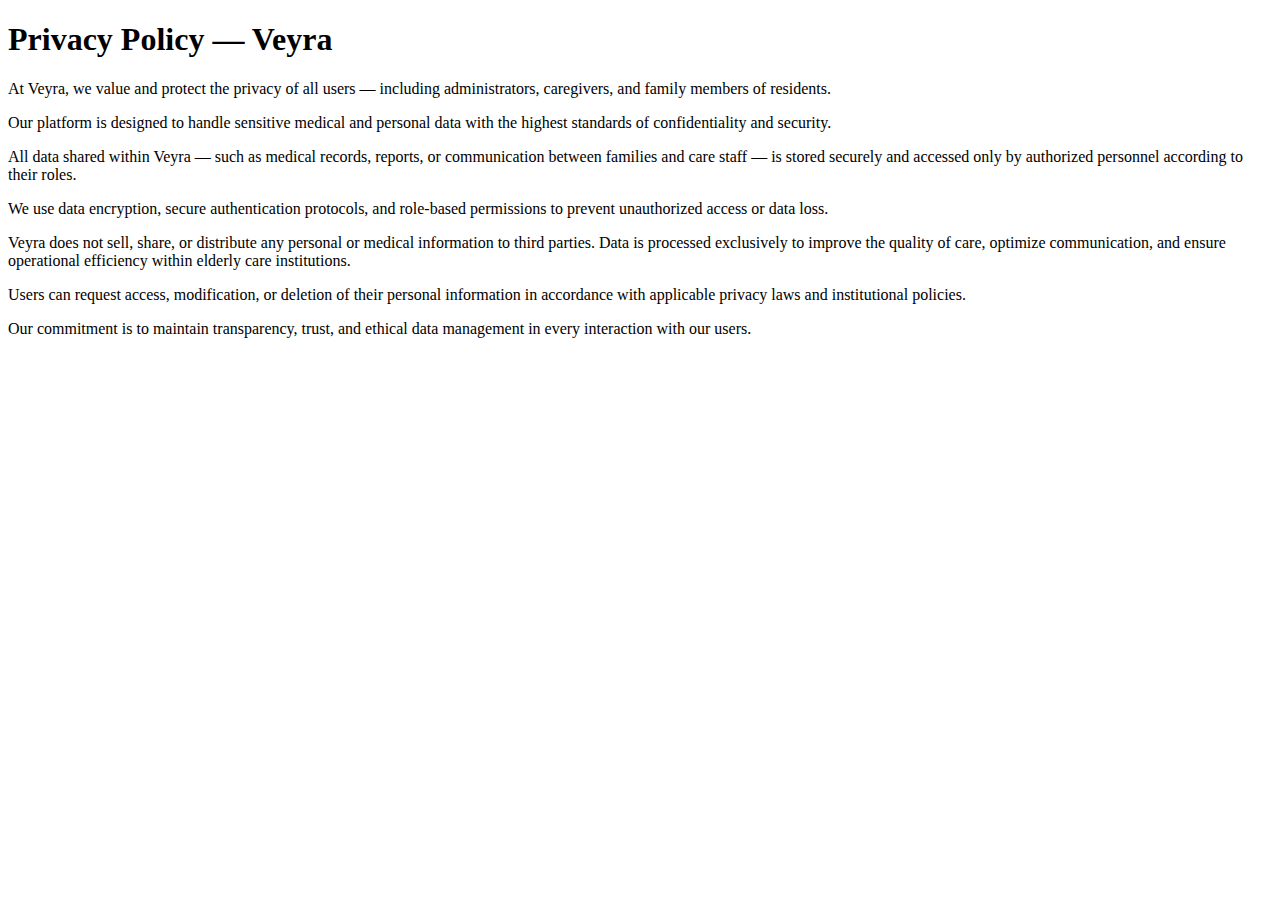
<file: public/sections/policies.html>
<!DOCTYPE html>
<html lang="en">
<body>

  <h1>Privacy Policy — Veyra</h1>

  <p>At Veyra, we value and protect the privacy of all users — including administrators,
  caregivers, and family members of residents.</p>

  <p>Our platform is designed to handle sensitive medical and personal data with the highest
  standards of confidentiality and security.</p>

  <p>All data shared within Veyra — such as medical records, reports, or communication between
  families and care staff — is stored securely and accessed only by authorized personnel
  according to their roles.</p>

  <p>We use data encryption, secure authentication protocols, and role-based permissions to
  prevent unauthorized access or data loss.</p>

  <p>Veyra does not sell, share, or distribute any personal or medical information to third parties.
  Data is processed exclusively to improve the quality of care, optimize communication, and
  ensure operational efficiency within elderly care institutions.</p>

  <p>Users can request access, modification, or deletion of their personal information in
  accordance with applicable privacy laws and institutional policies.</p>

  <p>Our commitment is to maintain transparency, trust, and ethical data management in every
  interaction with our users.</p>

</body>
</html>
</file>
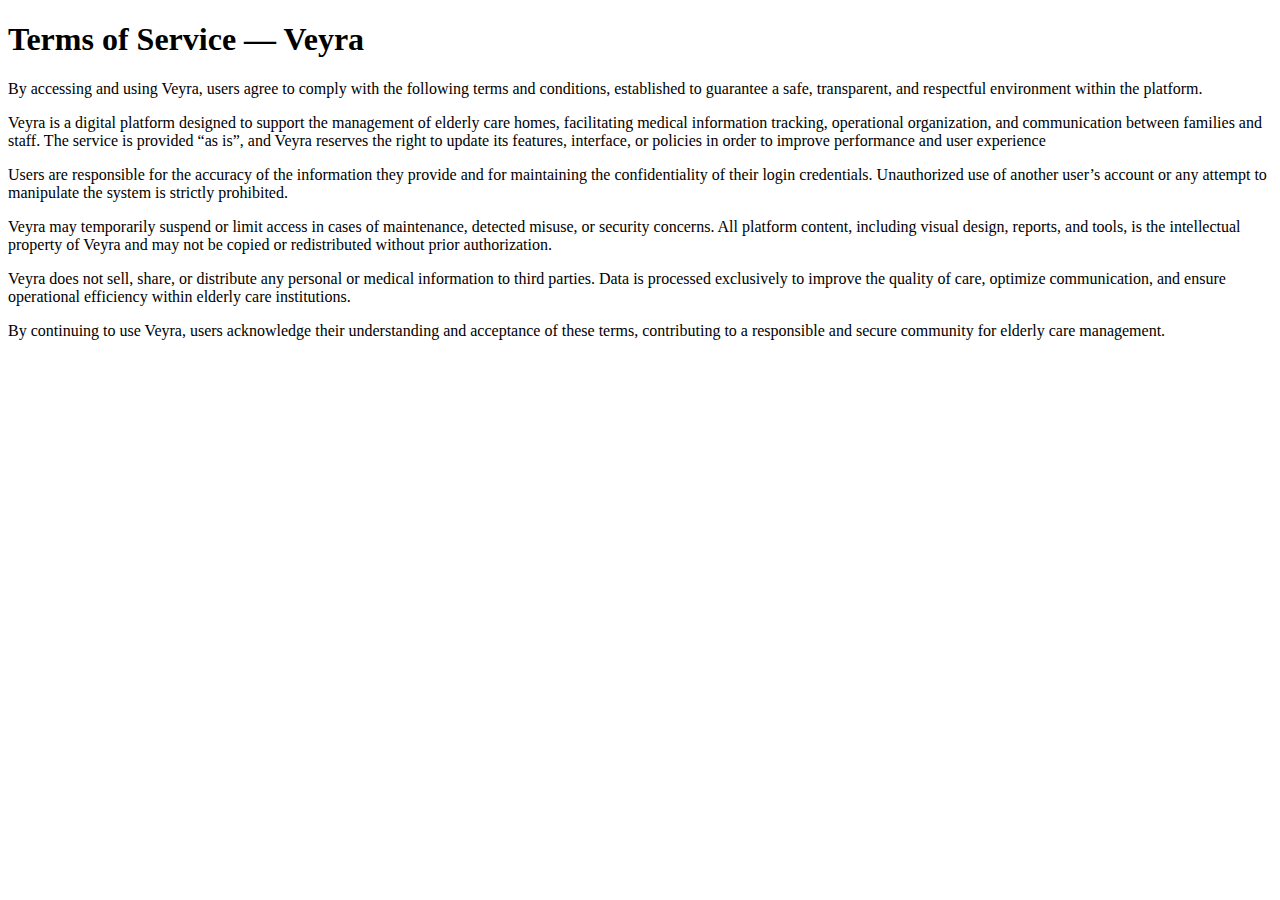
<file: public/sections/tos.html>
<!DOCTYPE html>
<html lang="en">
<body>

  <h1>Terms of Service — Veyra</h1>

  <p>By accessing and using Veyra, users agree to comply with the following terms and
conditions, established to guarantee a safe, transparent, and respectful environment within
the platform.</p>

  <p>Veyra is a digital platform designed to support the management of elderly care homes,
facilitating medical information tracking, operational organization, and communication
between families and staff.
The service is provided “as is”, and Veyra reserves the right to update its features, interface,
or policies in order to improve performance and user experience</p>

  <p>Users are responsible for the accuracy of the information they provide and for maintaining
the confidentiality of their login credentials. Unauthorized use of another user’s account or
any attempt to manipulate the system is strictly prohibited.</p>

  <p>Veyra may temporarily suspend or limit access in cases of maintenance, detected misuse, or
security concerns.
All platform content, including visual design, reports, and tools, is the intellectual property
of Veyra and may not be copied or redistributed without prior authorization.</p>

  <p>Veyra does not sell, share, or distribute any personal or medical information to third parties.
  Data is processed exclusively to improve the quality of care, optimize communication, and
  ensure operational efficiency within elderly care institutions.</p>

  <p>By continuing to use Veyra, users acknowledge their understanding and acceptance of these
terms, contributing to a responsible and secure community for elderly care management.</p>

</body>
</html>
</file>
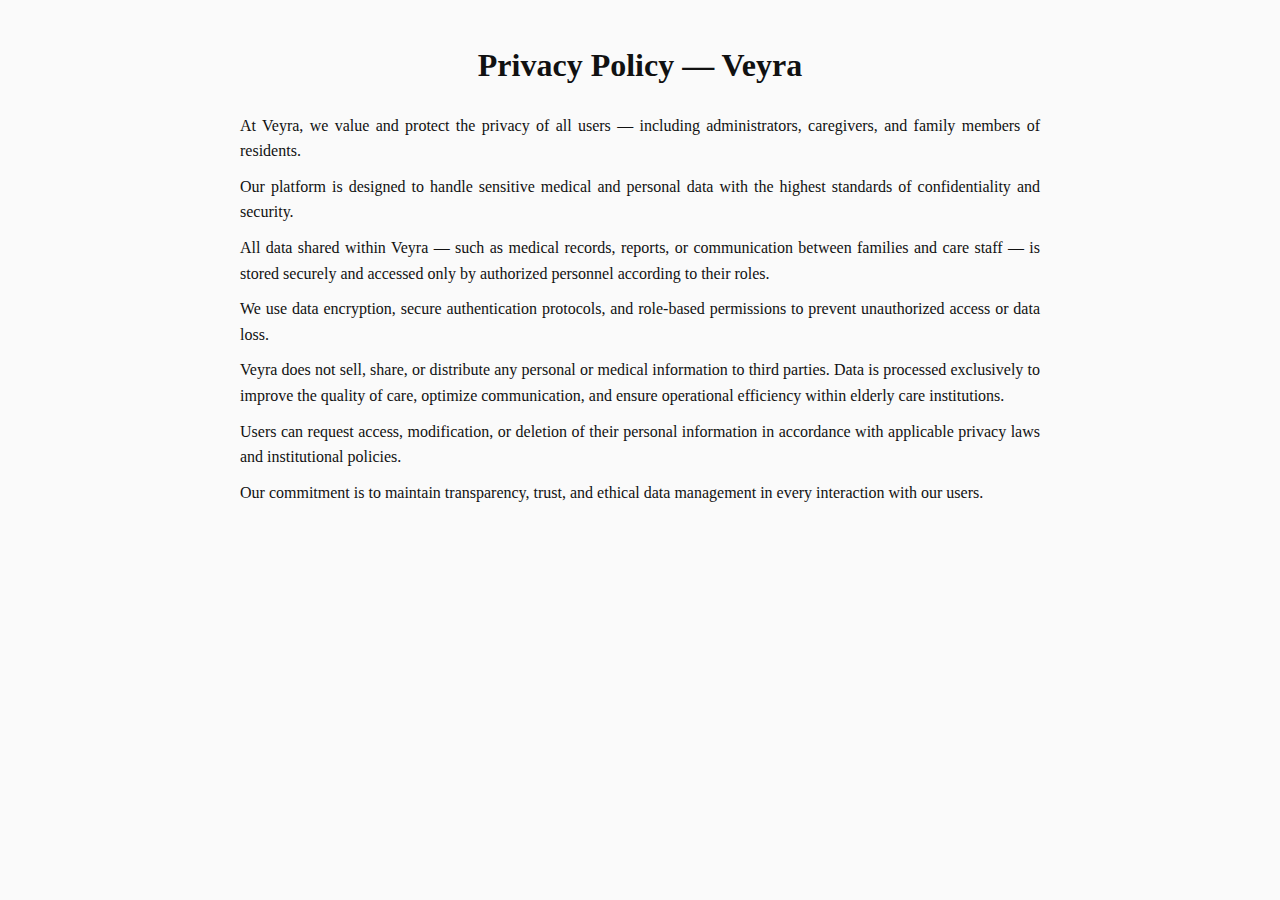
<file: public/assets/scripts/documents/privacypolicy.html>
<!DOCTYPE html>
<html lang="en">
<head>
  <meta charset="UTF-8">
  <meta name="viewport" content="width=device-width, initial-scale=1.0">
  <title>Privacy Policy — Veyra</title>
  <style>
    body {
      background-color: #fafafa;
      color: #111111;
      line-height: 1.6;
      margin: 40px;
    }
    h1 {
      text-align: center;
      color: #111111;
    }
    p {
      max-width: 800px;
      margin: 10px auto;
      text-align: justify;
    }
  </style>
</head>
<body>

  <h1>Privacy Policy — Veyra</h1>

  <p>At Veyra, we value and protect the privacy of all users — including administrators,
  caregivers, and family members of residents.</p>

  <p>Our platform is designed to handle sensitive medical and personal data with the highest
  standards of confidentiality and security.</p>

  <p>All data shared within Veyra — such as medical records, reports, or communication between
  families and care staff — is stored securely and accessed only by authorized personnel
  according to their roles.</p>

  <p>We use data encryption, secure authentication protocols, and role-based permissions to
  prevent unauthorized access or data loss.</p>

  <p>Veyra does not sell, share, or distribute any personal or medical information to third parties.
  Data is processed exclusively to improve the quality of care, optimize communication, and
  ensure operational efficiency within elderly care institutions.</p>

  <p>Users can request access, modification, or deletion of their personal information in
  accordance with applicable privacy laws and institutional policies.</p>

  <p>Our commitment is to maintain transparency, trust, and ethical data management in every
  interaction with our users.</p>

</body>
</html>
</file>
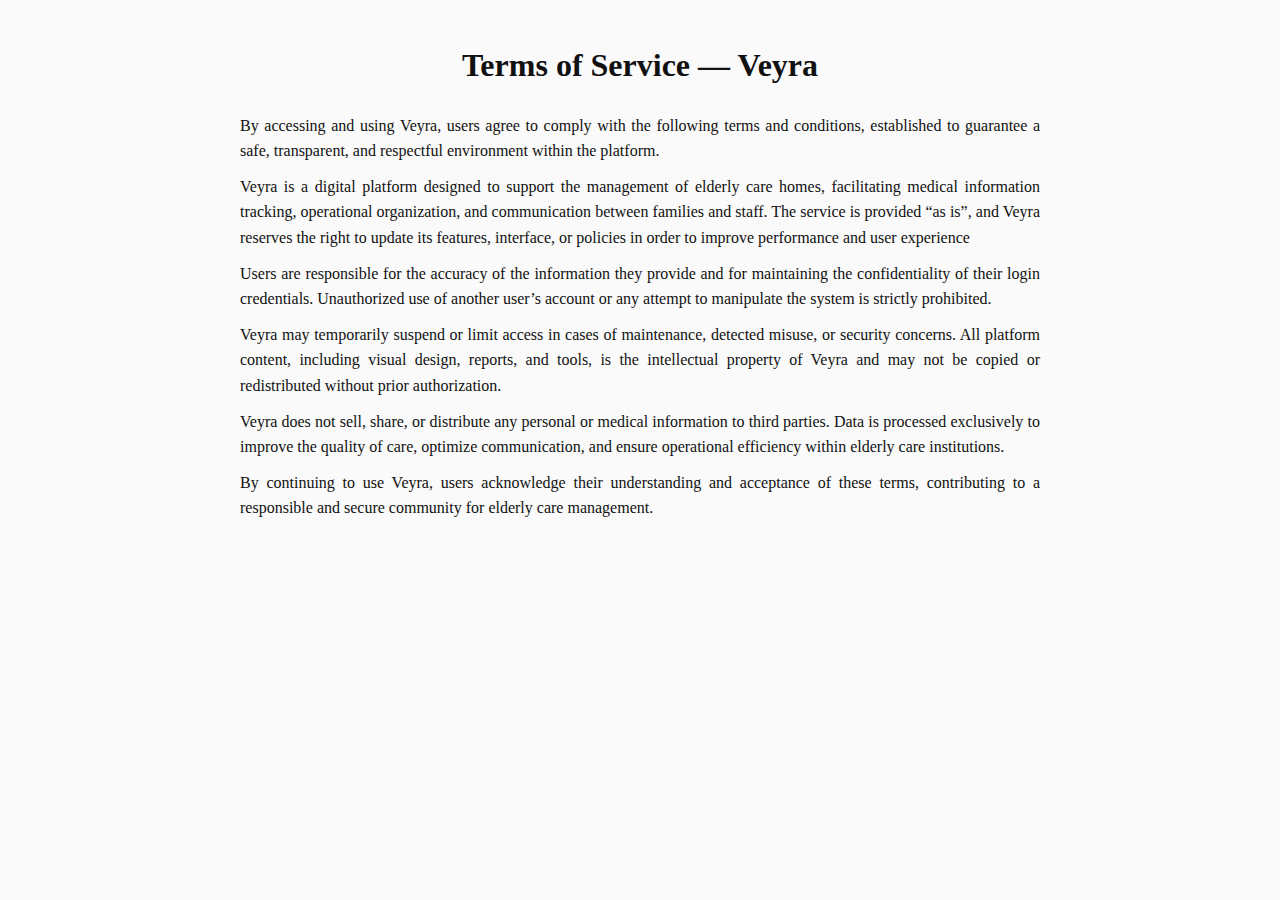
<file: public/assets/scripts/documents/termsofservice.html>
<!DOCTYPE html>
<html lang="en">
<head>
  <meta charset="UTF-8">
  <meta name="viewport" content="width=device-width, initial-scale=1.0">
  <title>Privacy Policy — Veyra</title>
  <style>
    body {
      background-color: #fafafa;
      color: #111111;
      line-height: 1.6;
      margin: 40px;
    }
    h1 {
      text-align: center;
      color: #111111;
    }
    p {
      max-width: 800px;
      margin: 10px auto;
      text-align: justify;
    }
  </style>
</head>
<body>

  <h1>Terms of Service — Veyra</h1>

  <p>By accessing and using Veyra, users agree to comply with the following terms and
conditions, established to guarantee a safe, transparent, and respectful environment within
the platform.</p>

  <p>Veyra is a digital platform designed to support the management of elderly care homes,
facilitating medical information tracking, operational organization, and communication
between families and staff.
The service is provided “as is”, and Veyra reserves the right to update its features, interface,
or policies in order to improve performance and user experience</p>

  <p>Users are responsible for the accuracy of the information they provide and for maintaining
the confidentiality of their login credentials. Unauthorized use of another user’s account or
any attempt to manipulate the system is strictly prohibited.</p>

  <p>Veyra may temporarily suspend or limit access in cases of maintenance, detected misuse, or
security concerns.
All platform content, including visual design, reports, and tools, is the intellectual property
of Veyra and may not be copied or redistributed without prior authorization.</p>

  <p>Veyra does not sell, share, or distribute any personal or medical information to third parties.
  Data is processed exclusively to improve the quality of care, optimize communication, and
  ensure operational efficiency within elderly care institutions.</p>

  <p>By continuing to use Veyra, users acknowledge their understanding and acceptance of these
terms, contributing to a responsible and secure community for elderly care management.</p>

</body>
</html>
</file>
<file: public/assets/styles/style.css>
@import url('https://fonts.googleapis.com/css2?family=Instrument+Serif:ital@0;1&family=Jost:ital,wght@0,100..900;1,100..900&family=Konkhmer+Sleokchher&family=Lexend&family=Manrope:wght@200..800;1,200..800&family=Rubik:ital,wght@0,300..900;1,300..900&display=swap');

:root {
    --primary-color: #70b1e6;
    --secondary-color: #0d2e73;
    --tertiary-color: #12a18d;
    --text-dark: #333;
    --text-light: #fff;
    --bg-light: #f4f4f4;
    --bg-dark: #1f2937;
    --bg-highlight: #cbe3da;
    --card-bg: #fff;
    --box-shadow: 0 0.5rem 1rem rgba(0, 0, 0, 0.1);
}

* {
    margin: 0;
    padding: 0;
    box-sizing: border-box;
    font-family: 'Rubik', sans-serif;
    outline: none;
    border: none;
    text-decoration: none;
    transition: 0.2s linear;
}

html {
    font-size: 62.5%;
    scroll-behavior: smooth;
    scroll-padding-top: 6rem;
    overflow-x: hidden;
}

body {
    background: var(--bg-light);
}

section {
    padding: 5rem 9%;
    max-width: 1400px;
    margin: 0 auto;
}

.heading, .subheading {
    text-align: center;
    color: var(--secondary-color);
}

.heading {
    font-size: 3rem;
    margin-bottom: 1rem;
}

.subheading {
    font-size: 1.8rem;
    color: var(--tertiary-color);
    margin-bottom: 0.5rem;
    text-transform: uppercase;
}

/* Language Switcher */
.language-switcher-container {
    position: fixed;
    bottom: 3rem;
    right: 3rem;
    z-index: 1000;
}

#language-switcher {
    background: #fff;
    border: 1px solid #ddd;
    border-radius: 5rem;
    padding: 0.5rem;
    display: flex;
    box-shadow: 0 0.5rem 1rem rgba(0, 0, 0, 0.1);
}

#language-switcher .lang-btn {
    font-size: 1.6rem;
    font-weight: 500;
    padding: 0.8rem 1.5rem;
    background: transparent;
    border: none;
    cursor: pointer;
    color: #555;
    border-radius: 5rem;
    transition: background-color 0.3s ease, color 0.3s ease;
}

#language-switcher .lang-btn.active {
    background: var(--primary-color);
    color: var(--text-light);
    box-shadow: 0 0.3rem 0.5rem rgba(0, 0, 0, 0.1);
}

.description {
    text-align: center;
    font-size: 1.6rem;
    color: #666;
    max-width: 800px;
    margin: 0 auto 3rem;
    line-height: 1.6;
}

.btn {
    display: inline-block;
    padding: 1rem 3rem;
    border-radius: 5rem;
    background: var(--secondary-color);
    color: var(--text-light);
    font-size: 1.8rem;
    cursor: pointer;
}

.btn:hover {
    background: var(--primary-color);
}

.header {
    position: fixed;
    top: 0;
    left: 0;
    right: 0;
    background: var(--card-bg);
    padding: 2rem 9%;
    display: flex;
    align-items: center;
    z-index: 1000;
    box-shadow: var(--box-shadow);
}

.header .logo {
    font-size: 3rem;
    color: var(--tertiary-color);
    font-weight: bolder;
    margin-right: 2rem;
}

.header .menu-wrapper {
    display: flex;
    align-items: center;
    flex-grow: 1;
}

.header .navbar {
    display: flex;
    justify-content: center;
    flex-grow: 1;
}

.header .navbar a {
    font-size: 1.8rem;
    padding: 0 1.5rem;
    color: var(--secondary-color);
}

.header .navbar a:hover {
    color: var(--primary-color);
}

.header .buttons {
    display: flex;
    align-items: center;
    gap: 1rem;
    margin-left: auto;
}

.header .buttons .sign-in {
    background: transparent;
    color: var(--secondary-color);
    padding: 0.8rem 2rem;
}

.header .buttons .sign-in:hover {
    color: var(--primary-color);
}

.header .buttons .sign-up {
    background: var(--primary-color);
    color: var(--text-light);
    padding: 0.8rem 2rem;
}

.header .buttons .sign-up:hover {
    background: var(--secondary-color);
}

.header #toggler {
    display: none;
}

.header .fa-bars {
    font-size: 3rem;
    color: var(--text-dark);
    cursor: pointer;
    display: none;
    margin-left: 2rem;
}

/* Home Section */
.home {
    min-height: 100vh;
    width: 100%;
    display: flex;
    align-items: center;
    justify-content: space-evenly;
    padding-top: 10rem;
    background: url('../images/light-blue-and-white-background.jpg') no-repeat center center;
    background-size: cover;
    max-width: none;
}

.home::before {
    content: '';
    position: absolute;
    top: 0;
    left: 0;
    width: 100%;
    height: 100%;
    background: rgba(228, 243, 255, 0.5);
    z-index: 1;
}

.home .hero-content-wrapper {
    z-index: 2;
    max-width: 60rem;
    text-align: center; 
}

.home h1 {
    font-size: 5rem;
    color: var(--secondary-color);
    font-weight: 800;
    line-height: 1.2;
    margin-bottom: 1.5rem;
}

.home p {
    font-size: 2rem;
    color: #4f4f4f;
    padding: 1rem 0;
    margin-bottom: 3rem;
}

.home .btn-home {
    display: inline-block;
    padding: 1.2rem 3rem;
    border-radius: 5rem;
    background: var(--primary-color);
    color: var(--text-light);
    font-size: 2rem;
    cursor: pointer;
}

.home .btn-home:hover {
    background: var(--secondary-color);
}

.home .image-container {
    z-index: 2;
    max-width: 45rem;
    animation: float 3s ease-in-out infinite;
    display: block;
    margin-left: 2rem;
}

@keyframes float {
    0%, 100% { transform: translateY(0); }
    50% { transform: translateY(-1rem); }
}

.home .image-container .home-image img {
    width: 100%;
    border-radius: 1rem;
    box-shadow: 0 1rem 2rem rgba(0, 0, 0, 0.15);
}

.section-button-title {
    display: inline-block;
    background-color: #66B3AD;
    color: #ffffff;
    padding: 10px 35px;
    border-radius: 50px;
    font-size: 2rem;
    font-weight: 500;
    text-align: center;
    margin-bottom: 15px;
    letter-spacing: 0.5px;
}

.section-heading-split {
    font-size: 3rem;
    font-weight: 500;
    color: #2B2B2B;
    text-align: center;
    margin-bottom: 4rem;
}

.section-heading-split .highlight-blue {
    color: #2686B6;
    font-weight: 500;
}

/* What We Offer Section */
.what-we-offer .heading {
    margin-bottom: 3rem;
}

.what-we-offer .container {
    display: grid;
    grid-template-columns: repeat(auto-fit, minmax(40rem, 1fr));
    gap: 3rem;
}

.what-we-offer .offer-box {
    background: #f0f8ff;
    border-radius: 1.5rem;
    padding: 4rem;
    text-align: left;
    box-shadow: 0 0.5rem 1rem rgba(0, 0, 0, 0.08); 
    border: 2px solid transparent; 
    transition: transform 0.3s ease, box-shadow 0.3s ease, border-color 0.3s ease;
}

.what-we-offer .offer-box:hover {
    transform: translateY(-8px); 
    box-shadow: 0 1rem 2rem rgba(0, 0, 0, 0.15); 
    border-color: var(--primary-color);
}

.what-we-offer .offer-box.highlight {
    background: #e6f7ff;
    border: 2px solid var(--primary-color);
}

.what-we-offer .offer-box.highlight:hover {
    border-color: var(--primary-color);
}

.what-we-offer .offer-box .icon-container {
    font-size: 4rem;
    color: var(--primary-color);
    margin-bottom: 2rem;
}

.what-we-offer .offer-box h3 {
    font-size: 2.5rem;
    color: var(--secondary-color);
    margin-bottom: 1rem;
}

.what-we-offer .offer-box p {
    font-size: 1.6rem;
    color: #666;
    line-height: 1.6;
}
/* Features Section */
.features-accordion {
    padding: 5rem 9%;
    max-width: 1400px;
    margin: 0 auto;
    text-align: center;
    background: #f4f4f4;
}

.features-accordion .features-container-split {
    display: flex;
    flex-wrap: wrap;
    align-items: center;
    justify-content: center;
    gap: 5rem;
}

.features-accordion .video-container-split {
    flex: 1 1 50rem;
    aspect-ratio: 16 / 9;
    border-radius: 1.5rem;
    overflow: hidden;
    box-shadow: 0 1rem 2rem rgba(0, 0, 0, 0.15);
    animation: float 3s ease-in-out infinite;
    min-width: 40rem;
}

.features-accordion .video-container-split iframe {
    width: 100%;
    height: 100%;
}

.features-accordion .accordion-container {
    flex: 1 1 50rem;
    display: flex;
    flex-direction: column;
    gap: 1.5rem;
    min-width: 40rem;
}

.features-accordion .accordion-item {
    background: #fff;
    border: 2px solid #ddd;
    border-radius: 1rem;
    overflow: hidden;
    transition: all 0.3s ease;
}

.features-accordion .accordion-item.active {
    border-color: var(--primary-color);
}

.features-accordion .accordion-title {
    display: flex;
    justify-content: space-between;
    align-items: center;
    padding: 2rem 3rem;
    cursor: pointer;
}

.features-accordion .accordion-title h4 {
    font-size: 2rem;
    color: var(--secondary-color);
}

.features-accordion .accordion-title .fas {
    font-size: 1.8rem;
    color: var(--primary-color);
    transition: transform 0.3s ease;
}

.features-accordion .accordion-item.active .accordion-title .fas {
    transform: rotate(180deg);
}

.features-accordion .accordion-content {
    max-height: 0;
    overflow: hidden;
    transition: max-height 0.3s ease-out, padding 0.3s ease-out;
    padding: 0 3rem;
}

.features-accordion .accordion-item.active .accordion-content {
    max-height: 20rem;
    padding: 1.5rem 3rem;
}

.features-accordion .accordion-content p {
    font-size: 1.6rem;
    color: #666;
    line-height: 1.6;
}

/* Benefits Section */
.benefits-section {
    padding: 5rem 9%;
    max-width: 1400px;
    margin: 0 auto;
    text-align: center;
    background: #f4f4f4;
}

.benefits-section .heading {
    margin-bottom: 3.5rem;
}

.benefits-grid-image {
    display: grid;
    grid-template-columns: repeat(auto-fit, minmax(40rem, 1fr));
    gap: 3rem;
    justify-content: center;
}

.benefit-card-image {
    background: #fff;
    border-radius: 1.5rem;
    overflow: hidden;
    box-shadow: 0 0.5rem 1rem rgba(0, 0, 0, 0.08);
    transition: transform 0.3s ease, box-shadow 0.3s ease;
}

.benefit-card-image:hover {
    transform: translateY(-8px);
    box-shadow: 0 1rem 2rem rgba(0, 0, 0, 0.15);
}

.card-image-container {
    width: 100%;
    aspect-ratio: 16 / 9;
    overflow: hidden;
}

.card-image-container img {
    width: 100%;
    height: 100%;
    object-fit: cover;
    display: block;
}

.card-content {
    padding: 3rem;
    text-align: left;
}

.card-content h3 {
    font-size: 2rem;
    color: #2B2B2B;
    margin-bottom: 1rem;
}

.card-content p {
    font-size: 1.5rem;
    color: #666;
    line-height: 1.6;
}

/* About Us Section */
.about-us {
    background: #F9FAFE;
    max-width: none;
}

.about-us .container-about {
    display: flex;
    flex-wrap: wrap;
    align-items: center;
    gap: 5rem;
}

.about-us .content-about {
    flex: 1 1 50rem;
    text-align: left;
}

.about-us .content-about .section-button-title,
.about-us .content-about .section-heading-split {
    text-align: left;
}

.about-us .content-about h3 {
    font-size: 2rem;
    color: var(--tertiary-color);
    text-transform: uppercase;
}

.about-us .content-about h2 {
    font-size: 3.1rem;
    color: var(--secondary-color);
    margin: 1rem 0;
    line-height: 1.2;
}

.about-us .content-about p {
    font-size: 1.6rem;
    color: #666;
    line-height: 1.7;
    margin-bottom: 2rem;
}

.about-us .content-about ul {
    list-style: none;
}

.about-us .content-about ul li {
    font-size: 1.6rem;
    color: #555;
    margin-bottom: 1rem;
}

.about-us .content-about ul li .fas {
    color: var(--primary-color);
    margin-right: 1rem;
}

.about-us .video-container {
    position: relative;
    flex: 1 1 50rem;
    aspect-ratio: 16 / 9;
    border-radius: 1.5rem;
    overflow: hidden;
    box-shadow: var(--box-shadow);
}

.about-us .video-container iframe {
    width: 100%;
    height: 100%;
    border: none;
}

/* Our Team Section */
.our-team .heading {
    margin-bottom: 4rem;
}

.our-team .team-grid {
    display: flex;
    flex-wrap: wrap;
    justify-content: center;
    gap: 3rem;
    max-width: 100rem;
    margin: 0 auto;
}

.our-team .team-member {
    background: var(--card-bg);
    border-radius: 1.5rem;
    padding: 3rem;
    box-shadow: 0 0.5rem 1rem rgba(0, 0, 0, 0.08);
    border: 2px solid transparent;
    transition: transform 0.3s ease, box-shadow 0.3s ease, border-color 0.3s ease;
    text-align: center;
    flex: 1 1 30rem;
    max-width: 32rem;
}

.our-team .team-member:hover {
    transform: translateY(-8px);
    box-shadow: 0 1rem 2rem rgba(0, 0, 0, 0.15);
    border-color: var(--primary-color);
}

.our-team .team-member img {
    width: 12rem;
    height: 12rem;
    border-radius: 50%;
    object-fit: cover;
    margin-bottom: 1.5rem;
}

.our-team .team-member h3 {
    font-size: 2rem;
    color: var(--secondary-color);
    margin-bottom: 1rem;
}

.our-team .team-member p {
    font-size: 1.6rem;
    color: var(--tertiary-color);
    margin-bottom: 1.2rem;
}

.our-team .team-member span {
    font-size: 1.4rem;
    color: #666;
    line-height: 1.5;
    display: block;
}


/* Plans Section */
.plans {
    text-align: center;
}

.plans .plan-toggle {
    display: flex;
    justify-content: center;
    align-items: center;
    background: #F9FAFE;
    border-radius: 1rem;
    padding: 0.5rem;
    width: fit-content;
    margin: 2rem auto 5rem;
    border: 1px solid #B8B8B8;
}

.plans .toggle-btn {
    padding: 1rem 3rem;
    border-radius: 1rem;
    font-size: 1.6rem;
    cursor: pointer;
    background: transparent;
    border: none;
    color: #4f4f4f;
    font-weight: 500;
    white-space: nowrap;
}

.plans .toggle-btn.active {
    background: #2686B6;
    color: var(--text-light);
    box-shadow: 0 0.5rem 1rem rgba(0, 0, 0, 0.1);
}

.plans .plans-container {
    display: flex;
    flex-wrap: wrap;
    justify-content: center;
    gap: 3rem;
}

.plans .plan-card {
    background: var(--card-bg);
    border-radius: 1.5rem;
    padding: 4rem;
    box-shadow: 0 0.5rem 1rem rgba(0, 0, 0, 0.08); 
    border: 2px solid transparent; 
    transition: transform 0.3s ease, box-shadow 0.3s ease, border-color 0.3s ease;
    text-align: center;
    max-width: 45rem; 
    flex-grow: 1; 
}

.plans .plan-card:hover {
    transform: translateY(-8px); 
    box-shadow: 0 1rem 2rem rgba(0, 0, 0, 0.15); 
    border-color: var(--primary-color);
}

.plans .plan-card.highlight-card {
    background: #2686B6;
    color: var(--text-light);
    border: none;
    box-shadow: 0 1rem 2rem rgba(0, 0, 0, 0.15);
}

.plans .plan-card.highlight-card h3,
.plans .plan-card.highlight-card .price p,
.plans .plan-card.highlight-card .price span,
.plans .plan-card.highlight-card .features h4,
.plans .plan-card.highlight-card .features li {
    color: var(--text-light);
}

.plans .plan-card.highlight-card .annual-save {
    color: #F8ECC9; 
}

.plans .plan-card.highlight-card .features .fas {
    color: #F8ECC9;
}

.plans .plan-card h3 {
    font-size: 2.5rem;
    color: var(--secondary-color);
    margin-bottom: 2rem;
}

.plans .plan-card .price {
    margin-bottom: 0;
}

.plans .plan-card .price p {
    font-size: 4rem;
    font-weight: 700;
    color: var(--secondary-color);
}

.plans .plan-card .price span {
    font-size: 1.6rem;
    color: #666;
}

.plans .plan-card .annual-save {
    font-size: 1.4rem;
    color: var(--tertiary-color);
    font-weight: bold;
    margin-top: 1rem;
}

.plans .plan-card .btn {
    margin-top: 2rem;
    background: #2686B6;
    color: var(--text-light);
    width: 100%;
}

.plans .plan-card.highlight-card .btn {
    background: var(--text-light);
    color: #2686B6;
}

.plans .plan-card .features {
    margin-top: 3rem;
    text-align: left;
}

.plans .plan-card .features h4 {
    font-size: 2rem;
    color: var(--secondary-color);
    margin-bottom: 1rem;
}

.plans .plan-card .features ul {
    list-style: none;
}

.plans .plan-card .features li {
    font-size: 1.6rem;
    color: #666;
    margin-bottom: 0.8rem;
}

.plans .plan-card .features .fas {
    color: var(--tertiary-color);
    margin-right: 1rem;
}

.plans .plan-card .plan-description {
    font-size: 1.6rem;
    color: #666; 
    line-height: 1.6;
    margin-bottom: 2rem;
}

.plans .plan-card .plan-divider {
    border: 0;
    height: 1px;
    background-color: #ddd; 
    margin: 3rem 0;
}

.plans .plan-card.highlight-card .plan-description {
    color: var(--text-light); 
}

.plans .plan-card.highlight-card .plan-divider {
    background-color: rgba(255, 255, 255, 0.3); 
}

/* Testimonial & CTA Section */
.testimonials-cta {
    text-align: center;
}

.testimonials-cta .container-cta {
    background: #f0f8ff;
    border-radius: 1.5rem;
    padding: 6rem;
    display: flex;
    justify-content: space-between;
    align-items: center;
    gap: 3rem;
    color: var(--secondary-color);
    box-shadow: 0 1rem 2rem rgba(0, 0, 0, 0.15);
}

.testimonials-cta .container-cta .cta-content {
    flex: 1 1 60%;
    text-align: left;
}

.testimonials-cta .container-cta .cta-heading {
    font-size: 3.5rem;
    font-weight: 700;
    line-height: 1.3;
}

.testimonials-cta .container-cta .btn.subscribe-btn {
    background: linear-gradient(to right, #2686B6, #66B3AD);
    color: #fff;
    border: 1px solid #fff;
    transition: transform 0.3s ease;
    border-radius: 5rem;
    padding: 1.5rem 4rem;
    font-size: 2rem;
    cursor: pointer;
    white-space: nowrap;
}

.testimonials-cta .container-cta .btn.subscribe-btn:hover {
    background: linear-gradient(to left, #2686B6, #66B3AD);
    transform: translateY(-0.3rem);
    box-shadow: 0 0.8rem 1.2rem rgba(0, 0, 0, 0.2);
}

.testimonials-cta .container-reviews {
    margin-bottom: 5rem;
}

.testimonials-cta .reviews-heading {
    font-size: 3rem;
    color: var(--secondary-color);
    margin-bottom: 3rem;
}

.testimonials-cta .review-grid {
    display: grid;
    grid-template-columns: repeat(auto-fit, minmax(30rem, 1fr));
    gap: 3rem;
    justify-content: center;
}

.testimonials-cta .review-card {
    background: var(--card-bg);
    border-radius: 1.5rem;
    padding: 3rem;
    box-shadow: 0 0.5rem 1rem rgba(0, 0, 0, 0.08);
    transition: transform 0.3s ease, box-shadow 0.3s ease;
    text-align: center;
    border: 1px solid #eee;
}

.testimonials-cta .review-card:hover {
    transform: translateY(-8px);
    box-shadow: 0 1rem 2rem rgba(0, 0, 0, 0.15);
}

.testimonials-cta .review-stars {
    color: #ffc107;
    font-size: 1.8rem;
    margin-bottom: 1.5rem;
}

.testimonials-cta .review-text {
    font-size: 1.6rem;
    color: #555;
    line-height: 1.6;
    font-style: italic;
    margin-bottom: 1.5rem;
}

.testimonials-cta .reviewer-name {
    font-size: 1.4rem;
    color: #888;
    font-weight: 500;
}
/* Footer Section */
.footer {
    background: var(--bg-dark);
    color: var(--text-light);
    padding: 5rem 9%;
    max-width: none;
    margin: 0;
}

.footer .top-footer {
    display: flex;
    justify-content: space-between;
    align-items: center;
    border-bottom: 1px solid rgba(255, 255, 255, 0.1);
    padding-bottom: 3rem;
    margin-bottom: 3rem;
}

.footer .top-footer .subscribe-text h2 {
    font-size: 3rem;
    font-weight: 600;
}

.footer .top-footer .subscribe-form {
    display: flex;
    gap: 1rem;
}

.footer .top-footer .subscribe-form input {
    background: #333;
    border-radius: 5rem;
    padding: 1rem 2rem;
    font-size: 1.6rem;
    color: var(--text-light);
    border: none;
}

.footer .top-footer .subscribe-form .subscribe-btn {
    background: var(--primary-color);
    color: var(--text-light);
    padding: 1.2rem 2.5rem;
    font-size: 1.6rem;
    cursor: pointer;
    border-radius: 5rem;
}

.footer .top-footer .subscribe-form .subscribe-btn:hover {
    background: var(--secondary-color);
}

.footer .bottom-footer {
    display: flex;
    justify-content: space-between;
    align-items: flex-start;
    flex-wrap: wrap;
    gap: 3rem;
}

.footer .footer-logo {
    display: flex;
    align-items: center;
    gap: 1rem;
}

.footer .footer-logo img {
    width: 5rem;
}

.footer .footer-logo p {
    font-size: 2rem;
    font-weight: 700;
}

.footer .footer-links {
    display: flex;
    gap: 5rem;
    flex-wrap: wrap;
}

.footer .footer-links .column h4 {
    font-size: 1.8rem;
    margin-bottom: 1.5rem;
}

.footer .footer-links .column a,
.footer .footer-links .column p {
    display: block;
    font-size: 1.4rem;
    color: #ccc;
    margin-bottom: 1rem;
}

.footer .footer-links .column a:hover {
    color: var(--primary-color);
}

.footer .copyright {
    display: flex;
    justify-content: space-between;
    align-items: center;
    margin-top: 5rem;
    font-size: 1.4rem;
    color: #ccc;
}

.footer .copyright .legal-links a {
    color: #ccc;
    margin-left: 2rem;
}

.footer .copyright .legal-links a:hover {
    color: var(--primary-color);
}

/* Media Queries for responsive design */
@media (max-width: 1200px) {
    .header .navbar a {
        font-size: 1.6rem;
        padding: 0 1rem;
    }

    .home {
        flex-direction: column;
        text-align: center;
        padding-top: 10rem;
    }

    .home .image-container {
        margin-top: 2rem;
    }

    .what-we-offer .container {
        grid-template-columns: repeat(auto-fit, minmax(30rem, 1fr));
    }

    .benefits-grid-image {
        grid-template-columns: repeat(auto-fit, minmax(30rem, 1fr));
    }

    .plan-toggle {
        justify-content: center;
    }

    .plans-container {
        flex-direction: column;
        align-items: center;
    }

    .plan-card {
        margin-bottom: 2rem;
    }

    .footer .bottom-footer {
        flex-direction: column;
        align-items: center;
        text-align: center;
    }

    .footer .footer-links {
        flex-direction: column;
        align-items: center;
        gap: 2rem;
        margin-top: 2rem;
    }
}

@media (max-width: 991px) {
    html {
        font-size: 55%;
    }

    section {
        padding: 5rem 3%;
    }

    .header {
        padding: 2rem 3%;
    }

    .hero-content-wrapper h1 {
        font-size: 4.5rem;
    }

    .home .hero-content-wrapper {
        padding: 0 2rem;
    }
}

@media (max-width: 768px) {
    .header .fa-bars {
        display: block;
        cursor: pointer;
    }

    .header .menu-wrapper {
        position: absolute;
        top: 100%;
        left: 0;
        right: 0;
        background: var(--card-bg);
        flex-direction: column;
        align-items: center;
        gap: 1.5rem;
        padding: 2rem;
        clip-path: polygon(0 0, 100% 0, 100% 0, 0 0);
        transition: clip-path 0.3s ease-in-out;
        display: none;
        margin-left: 0;
        margin-right: 0;
    }

    .header .menu-wrapper.active {
        clip-path: polygon(0 0, 100% 0, 100% 100%, 0% 100%);
        display: flex;
    }

    .header .navbar {
        flex-direction: column;
        align-items: center;
        width: 100%;
    }

    .header .buttons {
        flex-direction: column;
        width: 100%;
        margin-top: 1rem;
        border-top: 1px solid var(--bg-light);
        padding-top: 1rem;
        margin-left: 0;
    }

    .header .buttons a {
        width: 100%;
        text-align: center;
        margin-bottom: 1rem;
    }

    .header .navbar a {
        padding: 1rem;
        margin: 0;
    }

    .video-container-split, .video-container {
        display: flex;
        justify-content: center;
        align-items: center;
        width: 100%;
        max-width: 100%;
    }

    .video-container iframe, .video-container-split iframe {
        width: 100%;
        height: 30rem;
    }

    .features-container-split {
        flex-direction: column;
    }

    .about-us .container-about {
        flex-direction: column;
    }

    .about-us .content-about {
        text-align: center;
    }

    .team-grid {
        grid-template-columns: 1fr;
        gap: 3rem;
    }

    .team-member {
        padding: 2rem;
        border-radius: 1rem;
        box-shadow: var(--box-shadow);
    }

    .what-we-offer .container {
        grid-template-columns: 1fr;
    }

    .benefits-grid-image {
        grid-template-columns: 1fr;
    }

    .testimonials-cta .container-reviews .review-grid {
        grid-template-columns: 1fr;
        gap: 2rem;
    }

    .testimonials-cta .container-reviews {
        padding: 2rem;
    }

    .footer .top-footer {
        flex-direction: column;
    }

    .footer .subscribe-form {
        margin-top: 1rem;
        width: 100%;
    }

    .footer .subscribe-form input {
        flex-grow: 1;
    }

    .footer .bottom-footer {
        flex-direction: column;
        text-align: center;
    }

    .footer .footer-logo,
    .footer .footer-links .column {
        align-items: center;
    }

    .footer .footer-logo img {
        margin-bottom: 1rem;
    }
}

@media (max-width: 450px) {
    html {
        font-size: 50%;
    }

    .header {
        padding: 2rem;
    }

    .home .hero-content-wrapper h1 {
        font-size: 3.5rem;
    }

    .cta-content .cta-heading {
        font-size: 3rem;
    }
}
</file>
<file: public/assets/style.css>
@import url('https://fonts.googleapis.com/css2?family=Instrument+Serif:ital@0;1&family=Jost:ital,wght@0,100..900;1,100..900&family=Konkhmer+Sleokchher&family=Lexend&family=Manrope:wght@200..800;1,200..800&family=Rubik:ital,wght@0,300..900;1,300..900&display=swap');

:root {
    --primary-color: #70b1e6;
    --secondary-color: #0d2e73;
    --tertiary-color: #12a18d;
    --text-dark: #333;
    --text-light: #fff;
    --bg-light: #f4f4f4;
    --bg-dark: #1f2937;
    --bg-highlight: #cbe3da;
    --card-bg: #fff;
    --box-shadow: 0 0.5rem 1rem rgba(0, 0, 0, 0.1);
}

* {
    margin: 0;
    padding: 0;
    box-sizing: border-box;
    font-family: 'Rubik', sans-serif;
    outline: none;
    border: none;
    text-decoration: none;
    transition: 0.2s linear;
}

html {
    font-size: 62.5%;
    scroll-behavior: smooth;
    scroll-padding-top: 6rem;
    overflow-x: hidden;
}

body {
    background: var(--bg-light);
}

section {
    padding: 5rem 9%;
    max-width: 1400px;
    margin: 0 auto;
}

.heading, .subheading {
    text-align: center;
    color: var(--secondary-color);
}

.heading {
    font-size: 3rem;
    margin-bottom: 1rem;
}

.subheading {
    font-size: 1.8rem;
    color: var(--tertiary-color);
    margin-bottom: 0.5rem;
    text-transform: uppercase;
}

/* Language Switcher */
.language-switcher-container {
    position: fixed;
    bottom: 3rem;
    right: 3rem;
    z-index: 1000;
}

#language-switcher {
    background: #fff;
    border: 1px solid #ddd;
    border-radius: 5rem;
    padding: 0.5rem;
    display: flex;
    box-shadow: 0 0.5rem 1rem rgba(0, 0, 0, 0.1);
}

#language-switcher .lang-btn {
    font-size: 1.6rem;
    font-weight: 500;
    padding: 0.8rem 1.5rem;
    background: transparent;
    border: none;
    cursor: pointer;
    color: #555;
    border-radius: 5rem;
    transition: background-color 0.3s ease, color 0.3s ease;
}

#language-switcher .lang-btn.active {
    background: var(--primary-color);
    color: var(--text-light);
    box-shadow: 0 0.3rem 0.5rem rgba(0, 0, 0, 0.1);
}

.description {
    text-align: center;
    font-size: 1.6rem;
    color: #666;
    max-width: 800px;
    margin: 0 auto 3rem;
    line-height: 1.6;
}

.btn {
    display: inline-block;
    padding: 1rem 3rem;
    border-radius: 5rem;
    background: var(--secondary-color);
    color: var(--text-light);
    font-size: 1.8rem;
    cursor: pointer;
}

.btn:hover {
    background: var(--primary-color);
}

.header {
    position: fixed;
    top: 0;
    left: 0;
    right: 0;
    background: var(--card-bg);
    padding: 2rem 9%;
    display: flex;
    align-items: center;
    z-index: 1000;
    box-shadow: var(--box-shadow);
}

.header .logo {
    font-size: 3rem;
    color: var(--tertiary-color);
    font-weight: bolder;
    margin-right: 2rem;
}

.header .menu-wrapper {
    display: flex;
    align-items: center;
    flex-grow: 1;
}

.header .navbar {
    display: flex;
    justify-content: center;
    flex-grow: 1;
}

.header .navbar a {
    font-size: 1.8rem;
    padding: 0 1.5rem;
    color: var(--secondary-color);
}

.header .navbar a:hover {
    color: var(--primary-color);
}

.header .buttons {
    display: flex;
    align-items: center;
    gap: 1rem;
    margin-left: auto;
}

.header .buttons .sign-in {
    background: transparent;
    color: var(--secondary-color);
    padding: 0.8rem 2rem;
}

.header .buttons .sign-in:hover {
    color: var(--primary-color);
}

.header .buttons .sign-up {
    background: var(--primary-color);
    color: var(--text-light);
    padding: 0.8rem 2rem;
}

.header .buttons .sign-up:hover {
    background: var(--secondary-color);
}

.header #toggler {
    display: none;
}

.header .fa-bars {
    font-size: 3rem;
    color: var(--text-dark);
    cursor: pointer;
    display: none;
    margin-left: 2rem;
}

/* Home Section */
.home {
    min-height: 100vh;
    width: 100%;
    display: flex;
    align-items: center;
    justify-content: space-evenly;
    padding-top: 10rem;
    background: url('images/background-image.jpg') no-repeat center center;
    background-size: cover;
    max-width: none;
}

.home::before {
    content: '';
    position: absolute;
    top: 0;
    left: 0;
    width: 100%;
    height: 100%;
    background: rgba(228, 243, 255, 0.5);
    z-index: 1;
}

.home .hero-content-wrapper {
    z-index: 2;
    max-width: 60rem;
    text-align: center; 
}

.home h1 {
    font-size: 5rem;
    color: var(--secondary-color);
    font-weight: 800;
    line-height: 1.2;
    margin-bottom: 1.5rem;
}

.home p {
    font-size: 2rem;
    color: #4f4f4f;
    padding: 1rem 0;
    margin-bottom: 3rem;
}

.home .btn-home {
    display: inline-block;
    padding: 1.2rem 3rem;
    border-radius: 5rem;
    background: var(--primary-color);
    color: var(--text-light);
    font-size: 2rem;
    cursor: pointer;
}

.home .btn-home:hover {
    background: var(--secondary-color);
}

.home .image-container {
    z-index: 2;
    max-width: 45rem;
    animation: float 3s ease-in-out infinite;
    display: block;
    margin-left: 2rem;
}

@keyframes float {
    0%, 100% { transform: translateY(0); }
    50% { transform: translateY(-1rem); }
}

.home .image-container .home-image img {
    width: 100%;
    border-radius: 1rem;
    box-shadow: 0 1rem 2rem rgba(0, 0, 0, 0.15);
}

.section-button-title {
    display: inline-block;
    background-color: #66B3AD;
    color: #ffffff;
    padding: 10px 35px;
    border-radius: 50px;
    font-size: 2rem;
    font-weight: 500;
    text-align: center;
    margin-bottom: 15px;
    letter-spacing: 0.5px;
}

.section-heading-split {
    font-size: 3rem;
    font-weight: 500;
    color: #2B2B2B;
    text-align: center;
    margin-bottom: 4rem;
}

.section-heading-split .highlight-blue {
    color: #2686B6;
    font-weight: 500;
}

/* What We Offer Section */
.what-we-offer .heading {
    margin-bottom: 3rem;
}

.what-we-offer .container {
    display: grid;
    grid-template-columns: repeat(auto-fit, minmax(40rem, 1fr));
    gap: 3rem;
}

.what-we-offer .offer-box {
    background: #f0f8ff;
    border-radius: 1.5rem;
    padding: 4rem;
    text-align: left;
    box-shadow: 0 0.5rem 1rem rgba(0, 0, 0, 0.08); 
    border: 2px solid transparent; 
    transition: transform 0.3s ease, box-shadow 0.3s ease, border-color 0.3s ease;
}

.what-we-offer .offer-box:hover {
    transform: translateY(-8px); 
    box-shadow: 0 1rem 2rem rgba(0, 0, 0, 0.15); 
    border-color: var(--primary-color);
}

.what-we-offer .offer-box.highlight {
    background: #e6f7ff;
    border: 2px solid var(--primary-color);
}

.what-we-offer .offer-box.highlight:hover {
    border-color: var(--primary-color);
}

.what-we-offer .offer-box .icon-container {
    font-size: 4rem;
    color: var(--primary-color);
    margin-bottom: 2rem;
}

.what-we-offer .offer-box h3 {
    font-size: 2.5rem;
    color: var(--secondary-color);
    margin-bottom: 1rem;
}

.what-we-offer .offer-box p {
    font-size: 1.6rem;
    color: #666;
    line-height: 1.6;
}
</file>
<file: src/public/assets/styles/style.css>
@import url('https://fonts.googleapis.com/css2?family=Instrument+Serif:ital@0;1&family=Jost:ital,wght@0,100..900;1,100..900&family=Konkhmer+Sleokchher&family=Lexend&family=Manrope:wght@200..800;1,200..800&family=Rubik:ital,wght@0,300..900;1,300..900&display=swap');

:root {
    --primary-color: #70b1e6;
    --secondary-color: #0d2e73;
    --tertiary-color: #12a18d;
    --text-dark: #333;
    --text-light: #fff;
    --bg-light: #f4f4f4;
    --bg-dark: #1f2937;
    --bg-highlight: #cbe3da;
    --card-bg: #fff;
    --box-shadow: 0 0.5rem 1rem rgba(0, 0, 0, 0.1);
}

* {
    margin: 0;
    padding: 0;
    box-sizing: border-box;
    font-family: 'Rubik', sans-serif;
    outline: none;
    border: none;
    text-decoration: none;
    transition: 0.2s linear;
}

html {
    font-size: 62.5%;
    scroll-behavior: smooth;
    scroll-padding-top: 6rem;
    overflow-x: hidden;
}

body {
    background: var(--bg-light);
}

section {
    padding: 5rem 9%;
    max-width: 1400px;
    margin: 0 auto;
}

.heading, .subheading {
    text-align: center;
    color: var(--secondary-color);
}

.heading {
    font-size: 3rem;
    margin-bottom: 1rem;
}

.subheading {
    font-size: 1.8rem;
    color: var(--tertiary-color);
    margin-bottom: 0.5rem;
    text-transform: uppercase;
}

/* Language Switcher */
.language-switcher-container {
    position: fixed;
    bottom: 3rem;
    right: 3rem;
    z-index: 1000;
}

#language-switcher {
    background: #fff;
    border: 1px solid #ddd;
    border-radius: 5rem;
    padding: 0.5rem;
    display: flex;
    box-shadow: 0 0.5rem 1rem rgba(0, 0, 0, 0.1);
}

#language-switcher .lang-btn {
    font-size: 1.6rem;
    font-weight: 500;
    padding: 0.8rem 1.5rem;
    background: transparent;
    border: none;
    cursor: pointer;
    color: #555;
    border-radius: 5rem;
    transition: background-color 0.3s ease, color 0.3s ease;
}

#language-switcher .lang-btn.active {
    background: var(--primary-color);
    color: var(--text-light);
    box-shadow: 0 0.3rem 0.5rem rgba(0, 0, 0, 0.1);
}

.description {
    text-align: center;
    font-size: 1.6rem;
    color: #666;
    max-width: 800px;
    margin: 0 auto 3rem;
    line-height: 1.6;
}

.btn {
    display: inline-block;
    padding: 1rem 3rem;
    border-radius: 5rem;
    background: var(--secondary-color);
    color: var(--text-light);
    font-size: 1.8rem;
    cursor: pointer;
}

.btn:hover {
    background: var(--primary-color);
}

.header {
    position: fixed;
    top: 0;
    left: 0;
    right: 0;
    background: var(--card-bg);
    padding: 2rem 9%;
    display: flex;
    align-items: center;
    z-index: 1000;
    box-shadow: var(--box-shadow);
}

.header .logo {
    font-size: 3rem;
    color: var(--tertiary-color);
    font-weight: bolder;
    margin-right: 2rem;
}

.header .menu-wrapper {
    display: flex;
    align-items: center;
    flex-grow: 1;
}

.header .navbar {
    display: flex;
    justify-content: center;
    flex-grow: 1;
}

.header .navbar a {
    font-size: 1.8rem;
    padding: 0 1.5rem;
    color: var(--secondary-color);
}

.header .navbar a:hover {
    color: var(--primary-color);
}

.header .buttons {
    display: flex;
    align-items: center;
    gap: 1rem;
    margin-left: auto;
}

.header .buttons .sign-in {
    background: transparent;
    color: var(--secondary-color);
    padding: 0.8rem 2rem;
}

.header .buttons .sign-in:hover {
    color: var(--primary-color);
}

.header .buttons .sign-up {
    background: var(--primary-color);
    color: var(--text-light);
    padding: 0.8rem 2rem;
}

.header .buttons .sign-up:hover {
    background: var(--secondary-color);
}

.header #toggler {
    display: none;
}

.header .fa-bars {
    font-size: 3rem;
    color: var(--text-dark);
    cursor: pointer;
    display: none;
    margin-left: 2rem;
}

/* Home Section */
.home {
    min-height: 100vh;
    width: 100%;
    display: flex;
    align-items: center;
    justify-content: space-evenly;
    padding-top: 10rem;
    background: url('../images/background-image.jpg') no-repeat center center;
    background-size: cover;
    max-width: none;
}

.home::before {
    content: '';
    position: absolute;
    top: 0;
    left: 0;
    width: 100%;
    height: 100%;
    background: rgba(228, 243, 255, 0.5);
    z-index: 1;
}

.home .hero-content-wrapper {
    z-index: 2;
    max-width: 60rem;
    text-align: center; 
}

.home h1 {
    font-size: 5rem;
    color: var(--secondary-color);
    font-weight: 800;
    line-height: 1.2;
    margin-bottom: 1.5rem;
}

.home p {
    font-size: 2rem;
    color: #4f4f4f;
    padding: 1rem 0;
    margin-bottom: 3rem;
}

.home .btn-home {
    display: inline-block;
    padding: 1.2rem 3rem;
    border-radius: 5rem;
    background: var(--primary-color);
    color: var(--text-light);
    font-size: 2rem;
    cursor: pointer;
}

.home .btn-home:hover {
    background: var(--secondary-color);
}

.home .image-container {
    z-index: 2;
    max-width: 45rem;
    animation: float 3s ease-in-out infinite;
    display: block;
    margin-left: 2rem;
}

@keyframes float {
    0%, 100% { transform: translateY(0); }
    50% { transform: translateY(-1rem); }
}

.home .image-container .home-image img {
    width: 100%;
    border-radius: 1rem;
    box-shadow: 0 1rem 2rem rgba(0, 0, 0, 0.15);
}

.section-button-title {
    display: inline-block;
    background-color: #66B3AD;
    color: #ffffff;
    padding: 10px 35px;
    border-radius: 50px;
    font-size: 2rem;
    font-weight: 500;
    text-align: center;
    margin-bottom: 15px;
    letter-spacing: 0.5px;
}

.section-heading-split {
    font-size: 3rem;
    font-weight: 500;
    color: #2B2B2B;
    text-align: center;
    margin-bottom: 4rem;
}

.section-heading-split .highlight-blue {
    color: #2686B6;
    font-weight: 500;
}

/* What We Offer Section */
.what-we-offer .heading {
    margin-bottom: 3rem;
}

.what-we-offer .container {
    display: grid;
    grid-template-columns: repeat(auto-fit, minmax(40rem, 1fr));
    gap: 3rem;
}

.what-we-offer .offer-box {
    background: #f0f8ff;
    border-radius: 1.5rem;
    padding: 4rem;
    text-align: left;
    box-shadow: 0 0.5rem 1rem rgba(0, 0, 0, 0.08); 
    border: 2px solid transparent; 
    transition: transform 0.3s ease, box-shadow 0.3s ease, border-color 0.3s ease;
}

.what-we-offer .offer-box:hover {
    transform: translateY(-8px); 
    box-shadow: 0 1rem 2rem rgba(0, 0, 0, 0.15); 
    border-color: var(--primary-color);
}

.what-we-offer .offer-box.highlight {
    background: #e6f7ff;
    border: 2px solid var(--primary-color);
}

.what-we-offer .offer-box.highlight:hover {
    border-color: var(--primary-color);
}

.what-we-offer .offer-box .icon-container {
    font-size: 4rem;
    color: var(--primary-color);
    margin-bottom: 2rem;
}

.what-we-offer .offer-box h3 {
    font-size: 2.5rem;
    color: var(--secondary-color);
    margin-bottom: 1rem;
}

.what-we-offer .offer-box p {
    font-size: 1.6rem;
    color: #666;
    line-height: 1.6;
}
/* Features Section */
.features-accordion {
    padding: 5rem 9%;
    max-width: 1400px;
    margin: 0 auto;
    text-align: center;
    background: #f4f4f4;
}

.features-accordion .features-container-split {
    display: flex;
    flex-wrap: wrap;
    align-items: center;
    justify-content: center;
    gap: 5rem;
}

.features-accordion .video-container-split {
    flex: 1 1 50rem;
    aspect-ratio: 16 / 9;
    border-radius: 1.5rem;
    overflow: hidden;
    box-shadow: 0 1rem 2rem rgba(0, 0, 0, 0.15);
    animation: float 3s ease-in-out infinite;
    min-width: 40rem;
}

.features-accordion .video-container-split iframe {
    width: 100%;
    height: 100%;
}

.features-accordion .accordion-container {
    flex: 1 1 50rem;
    display: flex;
    flex-direction: column;
    gap: 1.5rem;
    min-width: 40rem;
}

.features-accordion .accordion-item {
    background: #fff;
    border: 2px solid #ddd;
    border-radius: 1rem;
    overflow: hidden;
    transition: all 0.3s ease;
}

.features-accordion .accordion-item.active {
    border-color: var(--primary-color);
}

.features-accordion .accordion-title {
    display: flex;
    justify-content: space-between;
    align-items: center;
    padding: 2rem 3rem;
    cursor: pointer;
}

.features-accordion .accordion-title h4 {
    font-size: 2rem;
    color: var(--secondary-color);
}

.features-accordion .accordion-title .fas {
    font-size: 1.8rem;
    color: var(--primary-color);
    transition: transform 0.3s ease;
}

.features-accordion .accordion-item.active .accordion-title .fas {
    transform: rotate(180deg);
}

.features-accordion .accordion-content {
    max-height: 0;
    overflow: hidden;
    transition: max-height 0.3s ease-out, padding 0.3s ease-out;
    padding: 0 3rem;
}

.features-accordion .accordion-item.active .accordion-content {
    max-height: 20rem;
    padding: 1.5rem 3rem;
}

.features-accordion .accordion-content p {
    font-size: 1.6rem;
    color: #666;
    line-height: 1.6;
}

/* Benefits Section */
.benefits-section {
    padding: 5rem 9%;
    max-width: 1400px;
    margin: 0 auto;
    text-align: center;
    background: #f4f4f4;
}

.benefits-section .heading {
    margin-bottom: 3.5rem;
}

.benefits-grid-image {
    display: grid;
    grid-template-columns: repeat(auto-fit, minmax(40rem, 1fr));
    gap: 3rem;
    justify-content: center;
}

.benefit-card-image {
    background: #fff;
    border-radius: 1.5rem;
    overflow: hidden;
    box-shadow: 0 0.5rem 1rem rgba(0, 0, 0, 0.08);
    transition: transform 0.3s ease, box-shadow 0.3s ease;
}

.benefit-card-image:hover {
    transform: translateY(-8px);
    box-shadow: 0 1rem 2rem rgba(0, 0, 0, 0.15);
}

.card-image-container {
    width: 100%;
    aspect-ratio: 16 / 9;
    overflow: hidden;
}

.card-image-container img {
    width: 100%;
    height: 100%;
    object-fit: cover;
    display: block;
}

.card-content {
    padding: 3rem;
    text-align: left;
}

.card-content h3 {
    font-size: 2rem;
    color: #2B2B2B;
    margin-bottom: 1rem;
}

.card-content p {
    font-size: 1.5rem;
    color: #666;
    line-height: 1.6;
}

/* About Us Section */
.about-us {
    background: #F9FAFE;
    max-width: none;
}

.about-us .container-about {
    display: flex;
    flex-wrap: wrap;
    align-items: center;
    gap: 5rem;
}

.about-us .content-about {
    flex: 1 1 50rem;
    text-align: left;
}

.about-us .content-about .section-button-title,
.about-us .content-about .section-heading-split {
    text-align: left;
}

.about-us .content-about h3 {
    font-size: 2rem;
    color: var(--tertiary-color);
    text-transform: uppercase;
}

.about-us .content-about h2 {
    font-size: 3.1rem;
    color: var(--secondary-color);
    margin: 1rem 0;
    line-height: 1.2;
}

.about-us .content-about p {
    font-size: 1.6rem;
    color: #666;
    line-height: 1.7;
    margin-bottom: 2rem;
}

.about-us .content-about ul {
    list-style: none;
}

.about-us .content-about ul li {
    font-size: 1.6rem;
    color: #555;
    margin-bottom: 1rem;
}

.about-us .content-about ul li .fas {
    color: var(--primary-color);
    margin-right: 1rem;
}

.about-us .video-container {
    position: relative;
    flex: 1 1 50rem;
    aspect-ratio: 16 / 9;
    border-radius: 1.5rem;
    overflow: hidden;
    box-shadow: var(--box-shadow);
}

.about-us .video-container iframe {
    width: 100%;
    height: 100%;
    border: none;
}

/* Our Team Section */
.our-team .heading {
    margin-bottom: 4rem;
}

.our-team .team-grid {
    display: flex;
    flex-wrap: wrap;
    justify-content: center;
    gap: 3rem;
    max-width: 100rem;
    margin: 0 auto;
}

.our-team .team-member {
    background: var(--card-bg);
    border-radius: 1.5rem;
    padding: 3rem;
    box-shadow: 0 0.5rem 1rem rgba(0, 0, 0, 0.08);
    border: 2px solid transparent;
    transition: transform 0.3s ease, box-shadow 0.3s ease, border-color 0.3s ease;
    text-align: center;
    flex: 1 1 30rem;
    max-width: 32rem;
}

.our-team .team-member:hover {
    transform: translateY(-8px);
    box-shadow: 0 1rem 2rem rgba(0, 0, 0, 0.15);
    border-color: var(--primary-color);
}

.our-team .team-member img {
    width: 12rem;
    height: 12rem;
    border-radius: 50%;
    object-fit: cover;
    margin-bottom: 1.5rem;
}

.our-team .team-member h3 {
    font-size: 2rem;
    color: var(--secondary-color);
    margin-bottom: 1rem;
}

.our-team .team-member p {
    font-size: 1.6rem;
    color: var(--tertiary-color);
    margin-bottom: 1.2rem;
}

.our-team .team-member span {
    font-size: 1.4rem;
    color: #666;
    line-height: 1.5;
    display: block;
}


/* Plans Section */
.plans {
    text-align: center;
}

.plans .plan-toggle {
    display: flex;
    justify-content: center;
    align-items: center;
    background: #F9FAFE;
    border-radius: 1rem;
    padding: 0.5rem;
    width: fit-content;
    margin: 2rem auto 5rem;
    border: 1px solid #B8B8B8;
}

.plans .toggle-btn {
    padding: 1rem 3rem;
    border-radius: 1rem;
    font-size: 1.6rem;
    cursor: pointer;
    background: transparent;
    border: none;
    color: #4f4f4f;
    font-weight: 500;
    white-space: nowrap;
}

.plans .toggle-btn.active {
    background: #2686B6;
    color: var(--text-light);
    box-shadow: 0 0.5rem 1rem rgba(0, 0, 0, 0.1);
}

.plans .plans-container {
    display: flex;
    flex-wrap: wrap;
    justify-content: center;
    gap: 3rem;
}

.plans .plan-card {
    background: var(--card-bg);
    border-radius: 1.5rem;
    padding: 4rem;
    box-shadow: 0 0.5rem 1rem rgba(0, 0, 0, 0.08); 
    border: 2px solid transparent; 
    transition: transform 0.3s ease, box-shadow 0.3s ease, border-color 0.3s ease;
    text-align: center;
    max-width: 45rem; 
    flex-grow: 1; 
}

.plans .plan-card:hover {
    transform: translateY(-8px); 
    box-shadow: 0 1rem 2rem rgba(0, 0, 0, 0.15); 
    border-color: var(--primary-color);
}

.plans .plan-card.highlight-card {
    background: #2686B6;
    color: var(--text-light);
    border: none;
    box-shadow: 0 1rem 2rem rgba(0, 0, 0, 0.15);
}

.plans .plan-card.highlight-card h3,
.plans .plan-card.highlight-card .price p,
.plans .plan-card.highlight-card .price span,
.plans .plan-card.highlight-card .features h4,
.plans .plan-card.highlight-card .features li {
    color: var(--text-light);
}

.plans .plan-card.highlight-card .annual-save {
    color: #F8ECC9; 
}

.plans .plan-card.highlight-card .features .fas {
    color: #F8ECC9;
}

.plans .plan-card h3 {
    font-size: 2.5rem;
    color: var(--secondary-color);
    margin-bottom: 2rem;
}

.plans .plan-card .price {
    margin-bottom: 0;
}

.plans .plan-card .price p {
    font-size: 4rem;
    font-weight: 700;
    color: var(--secondary-color);
}

.plans .plan-card .price span {
    font-size: 1.6rem;
    color: #666;
}

.plans .plan-card .annual-save {
    font-size: 1.4rem;
    color: var(--tertiary-color);
    font-weight: bold;
    margin-top: 1rem;
}

.plans .plan-card .btn {
    margin-top: 2rem;
    background: #2686B6;
    color: var(--text-light);
    width: 100%;
}

.plans .plan-card.highlight-card .btn {
    background: var(--text-light);
    color: #2686B6;
}

.plans .plan-card .features {
    margin-top: 3rem;
    text-align: left;
}

.plans .plan-card .features h4 {
    font-size: 2rem;
    color: var(--secondary-color);
    margin-bottom: 1rem;
}

.plans .plan-card .features ul {
    list-style: none;
}

.plans .plan-card .features li {
    font-size: 1.6rem;
    color: #666;
    margin-bottom: 0.8rem;
}

.plans .plan-card .features .fas {
    color: var(--tertiary-color);
    margin-right: 1rem;
}

.plans .plan-card .plan-description {
    font-size: 1.6rem;
    color: #666; 
    line-height: 1.6;
    margin-bottom: 2rem;
}

.plans .plan-card .plan-divider {
    border: 0;
    height: 1px;
    background-color: #ddd; 
    margin: 3rem 0;
}

.plans .plan-card.highlight-card .plan-description {
    color: var(--text-light); 
}

.plans .plan-card.highlight-card .plan-divider {
    background-color: rgba(255, 255, 255, 0.3); 
}

/* Testimonial & CTA Section */
.testimonials-cta {
    text-align: center;
}

.testimonials-cta .container-cta {
    background: #f0f8ff;
    border-radius: 1.5rem;
    padding: 6rem;
    display: flex;
    justify-content: space-between;
    align-items: center;
    gap: 3rem;
    color: var(--secondary-color);
    box-shadow: 0 1rem 2rem rgba(0, 0, 0, 0.15);
}

.testimonials-cta .container-cta .cta-content {
    flex: 1 1 60%;
    text-align: left;
}

.testimonials-cta .container-cta .cta-heading {
    font-size: 3.5rem;
    font-weight: 700;
    line-height: 1.3;
}

.testimonials-cta .container-cta .btn.subscribe-btn {
    background: linear-gradient(to right, #2686B6, #66B3AD);
    color: #fff;
    border: 1px solid #fff;
    transition: transform 0.3s ease;
    border-radius: 5rem;
    padding: 1.5rem 4rem;
    font-size: 2rem;
    cursor: pointer;
    white-space: nowrap;
}

.testimonials-cta .container-cta .btn.subscribe-btn:hover {
    background: linear-gradient(to left, #2686B6, #66B3AD);
    transform: translateY(-0.3rem);
    box-shadow: 0 0.8rem 1.2rem rgba(0, 0, 0, 0.2);
}

.testimonials-cta .container-reviews {
    margin-bottom: 5rem;
}

.testimonials-cta .reviews-heading {
    font-size: 3rem;
    color: var(--secondary-color);
    margin-bottom: 3rem;
}

.testimonials-cta .review-grid {
    display: grid;
    grid-template-columns: repeat(auto-fit, minmax(30rem, 1fr));
    gap: 3rem;
    justify-content: center;
}

.testimonials-cta .review-card {
    background: var(--card-bg);
    border-radius: 1.5rem;
    padding: 3rem;
    box-shadow: 0 0.5rem 1rem rgba(0, 0, 0, 0.08);
    transition: transform 0.3s ease, box-shadow 0.3s ease;
    text-align: center;
    border: 1px solid #eee;
}

.testimonials-cta .review-card:hover {
    transform: translateY(-8px);
    box-shadow: 0 1rem 2rem rgba(0, 0, 0, 0.15);
}

.testimonials-cta .review-stars {
    color: #ffc107;
    font-size: 1.8rem;
    margin-bottom: 1.5rem;
}

.testimonials-cta .review-text {
    font-size: 1.6rem;
    color: #555;
    line-height: 1.6;
    font-style: italic;
    margin-bottom: 1.5rem;
}

.testimonials-cta .reviewer-name {
    font-size: 1.4rem;
    color: #888;
    font-weight: 500;
}
/* Footer Section */
.footer {
    background: var(--bg-dark);
    color: var(--text-light);
    padding: 5rem 9%;
    max-width: none;
    margin: 0;
}

.footer .top-footer {
    display: flex;
    justify-content: space-between;
    align-items: center;
    border-bottom: 1px solid rgba(255, 255, 255, 0.1);
    padding-bottom: 3rem;
    margin-bottom: 3rem;
}

.footer .top-footer .subscribe-text h2 {
    font-size: 3rem;
    font-weight: 600;
}

.footer .top-footer .subscribe-form {
    display: flex;
    gap: 1rem;
}

.footer .top-footer .subscribe-form input {
    background: #333;
    border-radius: 5rem;
    padding: 1rem 2rem;
    font-size: 1.6rem;
    color: var(--text-light);
    border: none;
}

.footer .top-footer .subscribe-form .subscribe-btn {
    background: var(--primary-color);
    color: var(--text-light);
    padding: 1.2rem 2.5rem;
    font-size: 1.6rem;
    cursor: pointer;
    border-radius: 5rem;
}

.footer .top-footer .subscribe-form .subscribe-btn:hover {
    background: var(--secondary-color);
}

.footer .bottom-footer {
    display: flex;
    justify-content: space-between;
    align-items: flex-start;
    flex-wrap: wrap;
    gap: 3rem;
}

.footer .footer-logo {
    display: flex;
    align-items: center;
    gap: 1rem;
}

.footer .footer-logo img {
    width: 5rem;
}

.footer .footer-logo p {
    font-size: 2rem;
    font-weight: 700;
}

.footer .footer-links {
    display: flex;
    gap: 5rem;
    flex-wrap: wrap;
}

.footer .footer-links .column h4 {
    font-size: 1.8rem;
    margin-bottom: 1.5rem;
}

.footer .footer-links .column a,
.footer .footer-links .column p {
    display: block;
    font-size: 1.4rem;
    color: #ccc;
    margin-bottom: 1rem;
}

.footer .footer-links .column a:hover {
    color: var(--primary-color);
}

.footer .copyright {
    display: flex;
    justify-content: space-between;
    align-items: center;
    margin-top: 5rem;
    font-size: 1.4rem;
    color: #ccc;
}

.footer .copyright .legal-links a {
    color: #ccc;
    margin-left: 2rem;
}

.footer .copyright .legal-links a:hover {
    color: var(--primary-color);
}

/* Media Queries for responsive design */
@media (max-width: 1200px) {
    .header .navbar a {
        font-size: 1.6rem;
        padding: 0 1rem;
    }

    .home {
        flex-direction: column;
        text-align: center;
        padding-top: 10rem;
    }

    .home .image-container {
        margin-top: 2rem;
    }

    .what-we-offer .container {
        grid-template-columns: repeat(auto-fit, minmax(30rem, 1fr));
    }

    .benefits-grid-image {
        grid-template-columns: repeat(auto-fit, minmax(30rem, 1fr));
    }

    .plan-toggle {
        justify-content: center;
    }

    .plans-container {
        flex-direction: column;
        align-items: center;
    }

    .plan-card {
        margin-bottom: 2rem;
    }

    .footer .bottom-footer {
        flex-direction: column;
        align-items: center;
        text-align: center;
    }

    .footer .footer-links {
        flex-direction: column;
        align-items: center;
        gap: 2rem;
        margin-top: 2rem;
    }
}

@media (max-width: 991px) {
    html {
        font-size: 55%;
    }

    section {
        padding: 5rem 3%;
    }

    .header {
        padding: 2rem 3%;
    }

    .hero-content-wrapper h1 {
        font-size: 4.5rem;
    }

    .home .hero-content-wrapper {
        padding: 0 2rem;
    }
}

@media (max-width: 768px) {
    .header .fa-bars {
        display: block;
        cursor: pointer;
    }

    .header .menu-wrapper {
        position: absolute;
        top: 100%;
        left: 0;
        right: 0;
        background: var(--card-bg);
        flex-direction: column;
        align-items: center;
        gap: 1.5rem;
        padding: 2rem;
        clip-path: polygon(0 0, 100% 0, 100% 0, 0 0);
        transition: clip-path 0.3s ease-in-out;
        display: none;
        margin-left: 0;
        margin-right: 0;
    }

    .header .menu-wrapper.active {
        clip-path: polygon(0 0, 100% 0, 100% 100%, 0% 100%);
        display: flex;
    }

    .header .navbar {
        flex-direction: column;
        align-items: center;
        width: 100%;
    }

    .header .buttons {
        flex-direction: column;
        width: 100%;
        margin-top: 1rem;
        border-top: 1px solid var(--bg-light);
        padding-top: 1rem;
        margin-left: 0;
    }

    .header .buttons a {
        width: 100%;
        text-align: center;
        margin-bottom: 1rem;
    }

    .header .navbar a {
        padding: 1rem;
        margin: 0;
    }

    .video-container-split, .video-container {
        display: flex;
        justify-content: center;
        align-items: center;
        width: 100%;
        max-width: 100%;
    }

    .video-container iframe, .video-container-split iframe {
        width: 100%;
        height: 30rem;
    }

    .features-container-split {
        flex-direction: column;
    }

    .about-us .container-about {
        flex-direction: column;
    }

    .about-us .content-about {
        text-align: center;
    }

    .team-grid {
        grid-template-columns: 1fr;
        gap: 3rem;
    }

    .team-member {
        padding: 2rem;
        border-radius: 1rem;
        box-shadow: var(--box-shadow);
    }

    .what-we-offer .container {
        grid-template-columns: 1fr;
    }

    .benefits-grid-image {
        grid-template-columns: 1fr;
    }

    .testimonials-cta .container-reviews .review-grid {
        grid-template-columns: 1fr;
        gap: 2rem;
    }

    .testimonials-cta .container-reviews {
        padding: 2rem;
    }

    .footer .top-footer {
        flex-direction: column;
    }

    .footer .subscribe-form {
        margin-top: 1rem;
        width: 100%;
    }

    .footer .subscribe-form input {
        flex-grow: 1;
    }

    .footer .bottom-footer {
        flex-direction: column;
        text-align: center;
    }

    .footer .footer-logo,
    .footer .footer-links .column {
        align-items: center;
    }

    .footer .footer-logo img {
        margin-bottom: 1rem;
    }
}

@media (max-width: 450px) {
    html {
        font-size: 50%;
    }

    .header {
        padding: 2rem;
    }

    .home .hero-content-wrapper h1 {
        font-size: 3.5rem;
    }

    .cta-content .cta-heading {
        font-size: 3rem;
    }
}
</file>
